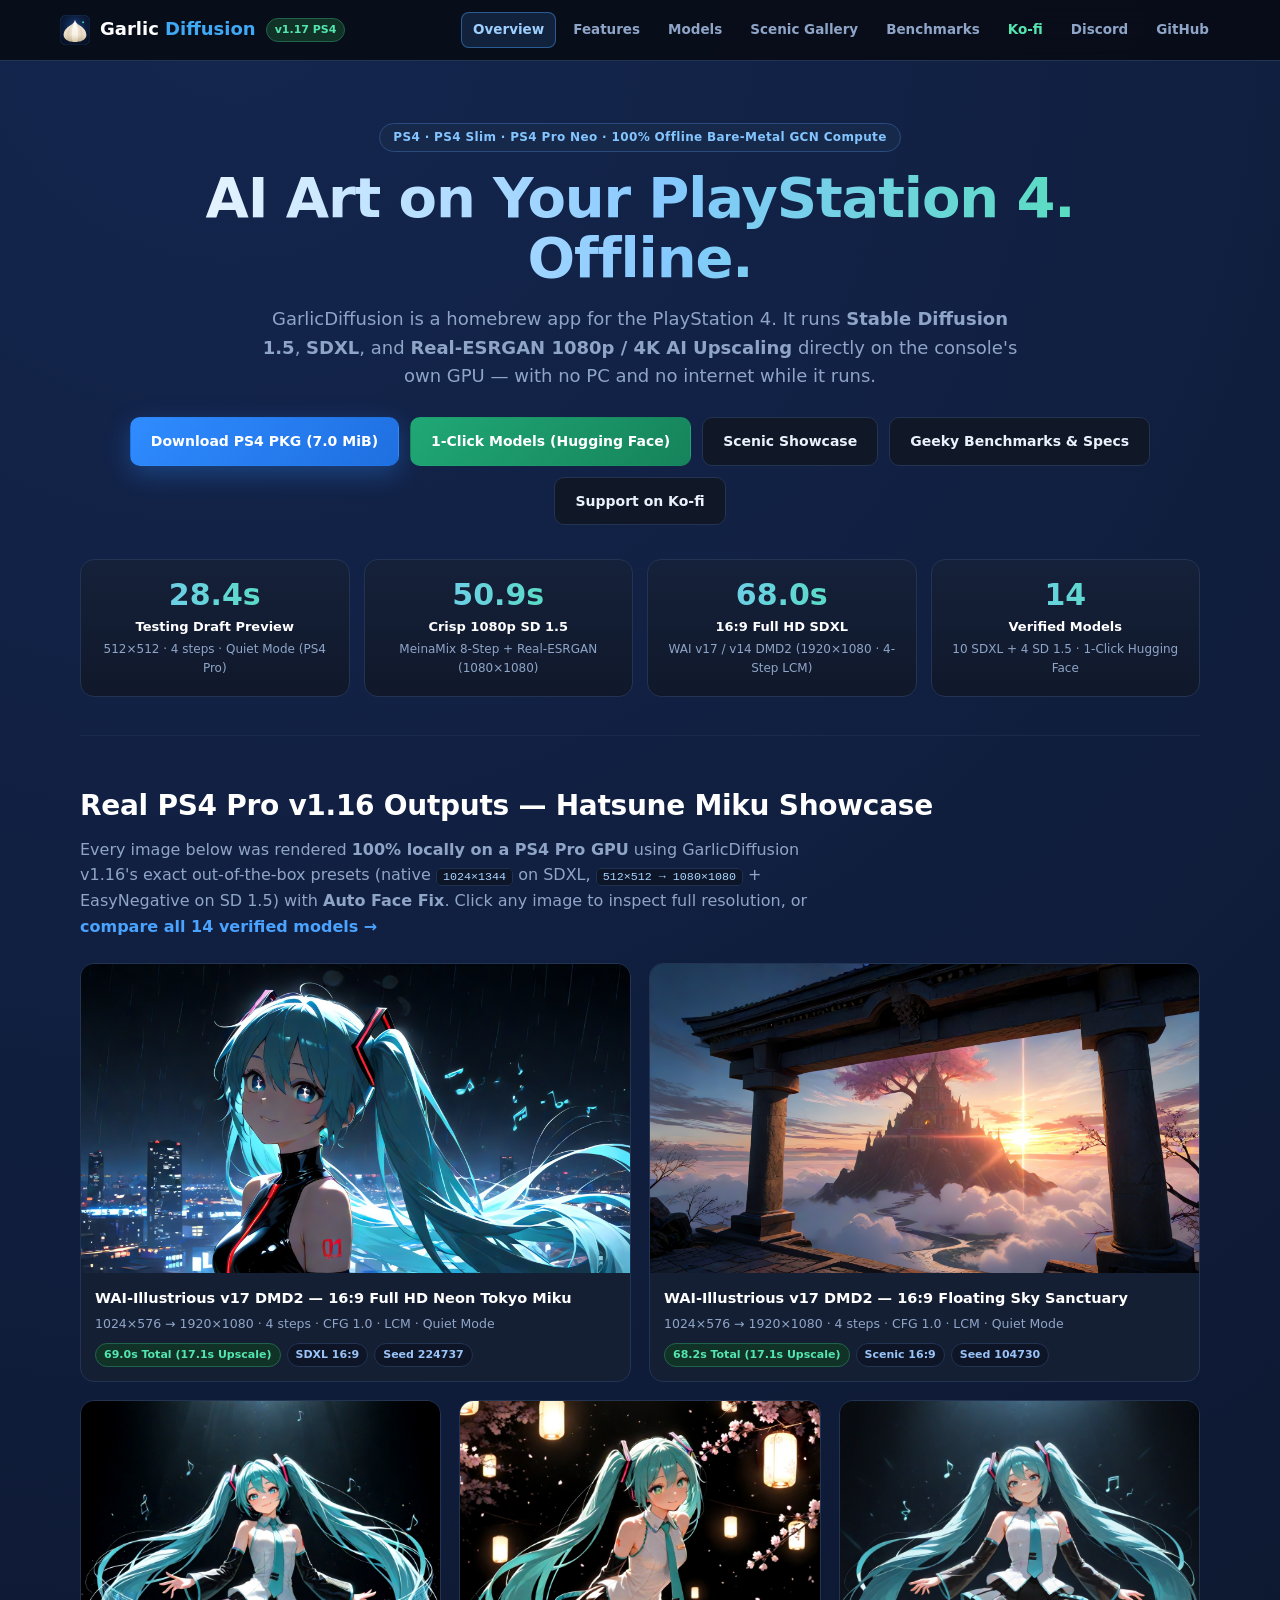
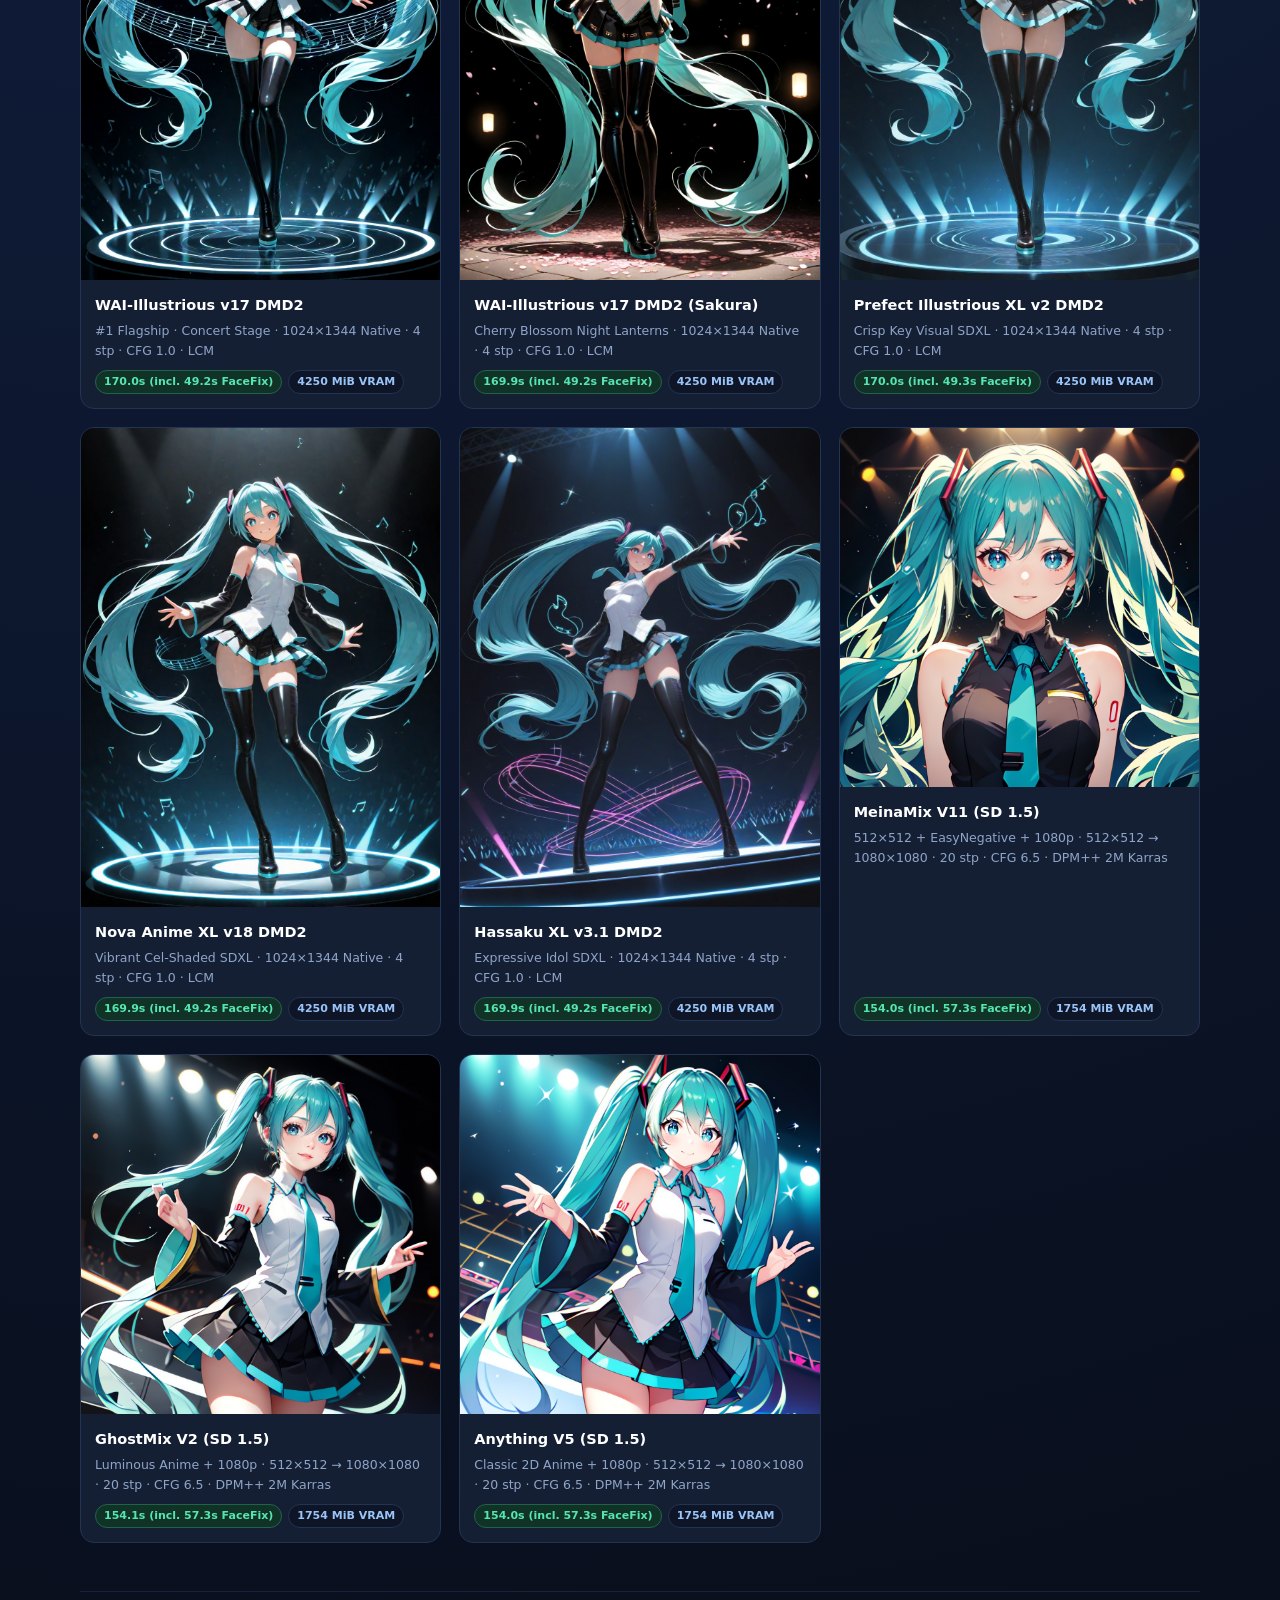
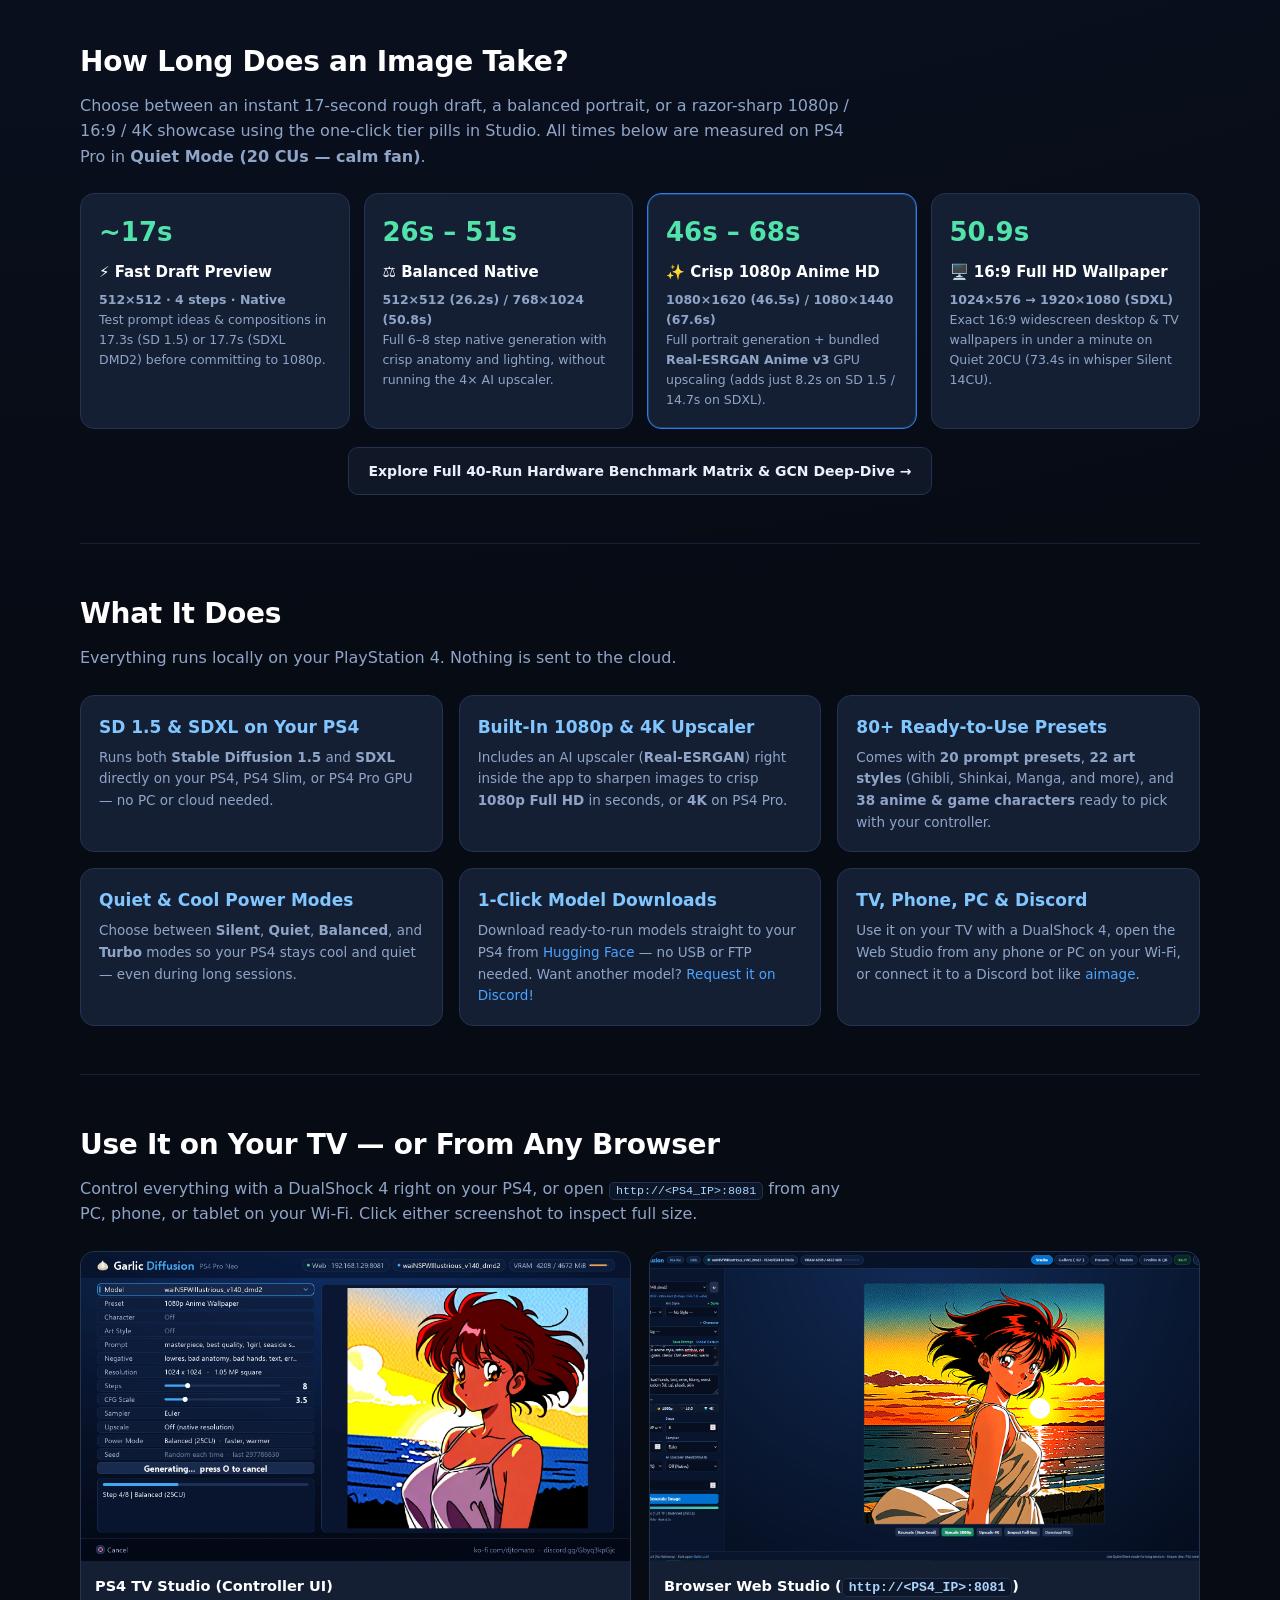
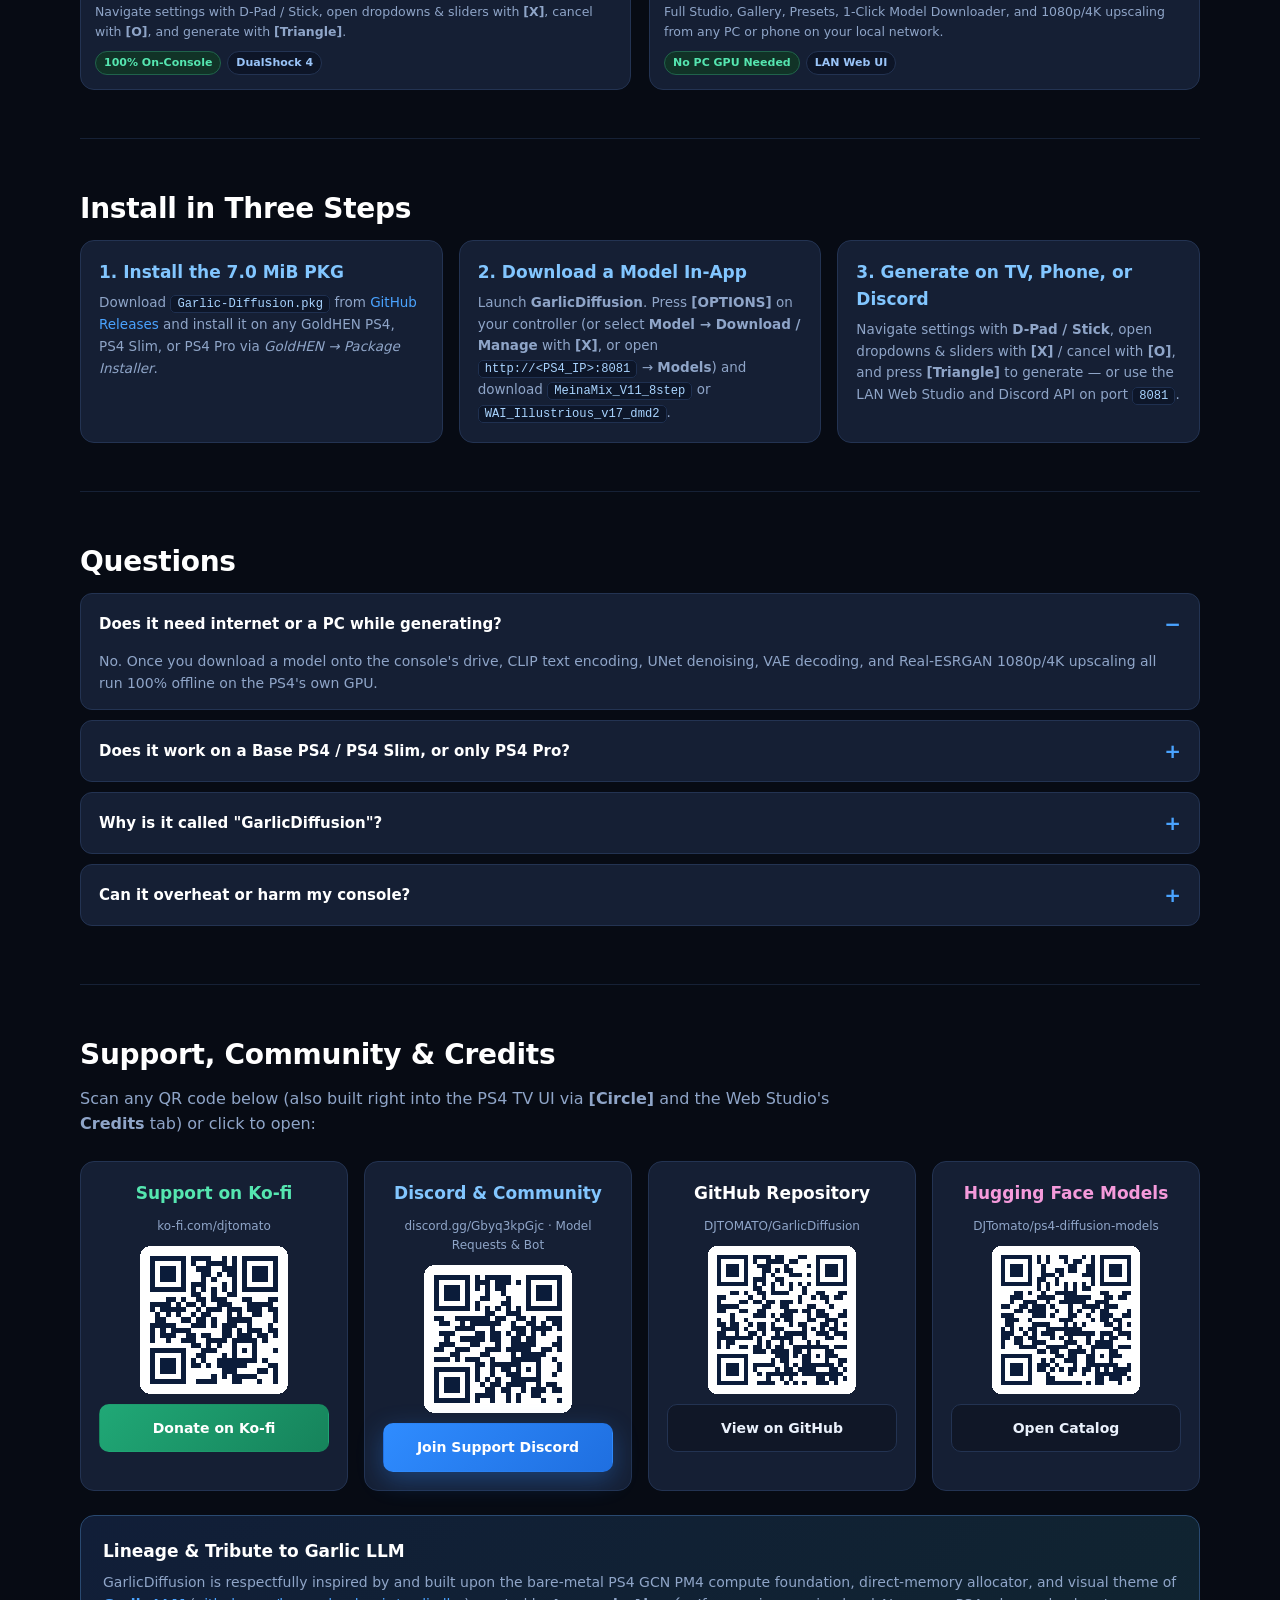
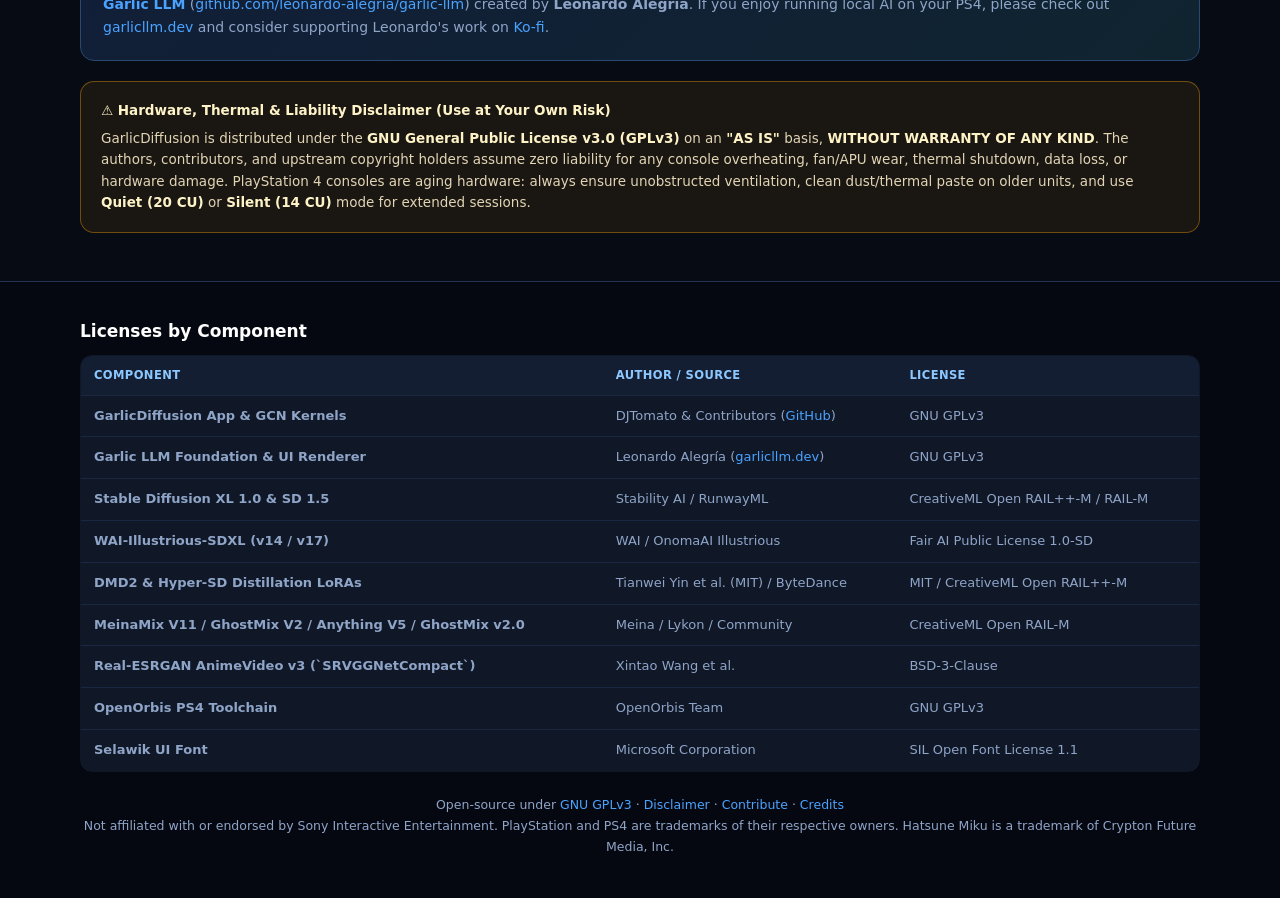
<file: docs/index.html>
<!DOCTYPE html>
<html lang="en">
<head>
<meta charset="utf-8">
<meta name="viewport" content="width=device-width,initial-scale=1">
<title>GarlicDiffusion — Native Stable Diffusion &amp; SDXL on PS4 / PS4 Pro</title>
<meta name="description" content="Run Stable Diffusion 1.5, SDXL, and Real-ESRGAN 1080p/4K AI Upscaling natively on a PlayStation 4 or PS4 Pro GPU. 100% offline with TV Studio, Web UI, 80+ Presets/Styles/Characters, Hugging Face Downloader, and Discord/A1111 API.">
<link rel="stylesheet" href="style.css">
</head>
<body>
<nav>
  <div class="wrap nav-in">
    <a class="brand" href="index.html"><img src="logo.svg" alt="GarlicDiffusion logo"> <span>Garlic <span style="color:#3fa9f5">Diffusion</span></span> <span class="chip ok">v1.17 PS4</span></a>
    <div class="nav-links">
      <a class="active" href="index.html">Overview</a>
      <a href="features.html">Features</a>
      <a href="models.html">Models</a>
      <a href="scenic.html">Scenic Gallery</a>
      <a href="benchmarks.html">Benchmarks</a>
      <a href="https://ko-fi.com/djtomato" target="_blank" rel="noopener" style="color:#55e6b0">Ko-fi</a>
      <a href="https://discord.gg/Gbyq3kpGjc" target="_blank" rel="noopener">Discord</a>
      <a href="https://github.com/DJTOMATO/GarlicDiffusion" target="_blank" rel="noopener">GitHub</a>
    </div>
  </div>
</nav>

<main class="wrap">
  <div class="hero">
    <div class="pill">PS4 · PS4 Slim · PS4 Pro Neo · 100% Offline Bare-Metal GCN Compute</div>
    <h1>AI Art on Your PlayStation 4.<br>Offline.</h1>
    <p class="sub">GarlicDiffusion is a homebrew app for the PlayStation 4. It runs <b>Stable Diffusion 1.5</b>, <b>SDXL</b>, and <b>Real-ESRGAN 1080p / 4K AI Upscaling</b> directly on the console's own GPU — with no PC and no internet while it runs.</p>
    <div class="cta">
      <a class="btn primary" href="https://github.com/DJTOMATO/GarlicDiffusion/releases/latest" target="_blank" rel="noopener">Download PS4 PKG (7.0 MiB)</a>
      <a class="btn mint" href="https://huggingface.co/DJTomato/ps4-diffusion-models" target="_blank" rel="noopener">1-Click Models (Hugging Face)</a>
      <a class="btn ghost" href="scenic.html">Scenic Showcase</a>
      <a class="btn ghost" href="benchmarks.html">Geeky Benchmarks &amp; Specs</a>
      <a class="btn ghost" href="https://ko-fi.com/djtomato" target="_blank" rel="noopener">Support on Ko-fi</a>
    </div>

    <div class="stats-strip">
      <div class="stat-card">
        <div class="stat-val">28.4s</div>
        <div class="stat-lbl">Testing Draft Preview</div>
        <div class="stat-sub">512×512 · 4 steps · Quiet Mode (PS4 Pro)</div>
      </div>
      <div class="stat-card">
        <div class="stat-val">50.9s</div>
        <div class="stat-lbl">Crisp 1080p SD 1.5</div>
        <div class="stat-sub">MeinaMix 8-Step + Real-ESRGAN (1080×1080)</div>
      </div>
      <div class="stat-card">
        <div class="stat-val">68.0s</div>
        <div class="stat-lbl">16:9 Full HD SDXL</div>
        <div class="stat-sub">WAI v17 / v14 DMD2 (1920×1080 · 4-Step LCM)</div>
      </div>
      <div class="stat-card">
        <div class="stat-val">14</div>
        <div class="stat-lbl">Verified Models</div>
        <div class="stat-sub">10 SDXL + 4 SD 1.5 · 1-Click Hugging Face</div>
      </div>
    </div>
  </div>

  <!-- HATSUNE MIKU SHOWCASE -->
  <section id="showcase">
    <h2>Real PS4 Pro v1.16 Outputs — Hatsune Miku Showcase</h2>
    <p class="lead">Every image below was rendered <b>100% locally on a PS4 Pro GPU</b> using GarlicDiffusion v1.16's exact out-of-the-box presets (native <code>1024×1344</code> on SDXL, <code>512×512 → 1080×1080</code> + EasyNegative on SD 1.5) with <b>Auto Face Fix</b>. Click any image to inspect full resolution, or <a href="models.html"><b>compare all 14 verified models →</b></a></p>

    <div class="samples-wide" style="margin-bottom:18px">
      <div class="scard wide">
        <img loading="lazy" src="samples/v116_miku_v17_16x9_1080p.jpg" alt="16:9 Full HD Hatsune Miku Neon Tokyo Skyline on PS4 Pro v1.16">
        <div class="smeta">
          <div>
            <b>WAI-Illustrious v17 DMD2 — 16:9 Full HD Neon Tokyo Miku</b>
            <div class="subline">1024×576 → 1920×1080 · 4 steps · CFG 1.0 · LCM · Quiet Mode</div>
          </div>
          <div class="chips"><span class="chip ok">69.0s Total (17.1s Upscale)</span><span class="chip">SDXL 16:9</span><span class="chip">Seed 224737</span></div>
        </div>
      </div>
      <div class="scard wide">
        <img loading="lazy" src="samples/v116_scenic_v17_16x9_sanctuary.jpg" alt="16:9 Full HD Floating Sky Sanctuary on PS4 Pro v1.16">
        <div class="smeta">
          <div>
            <b>WAI-Illustrious v17 DMD2 — 16:9 Floating Sky Sanctuary</b>
            <div class="subline">1024×576 → 1920×1080 · 4 steps · CFG 1.0 · LCM · Quiet Mode</div>
          </div>
          <div class="chips"><span class="chip ok">68.2s Total (17.1s Upscale)</span><span class="chip">Scenic 16:9</span><span class="chip">Seed 104730</span></div>
        </div>
      </div>
    </div>

    <div class="samples">
      <div class="scard">
        <img loading="lazy" src="samples/v116_miku_wai_v17_dmd2.jpg" alt="WAI-Illustrious v17 DMD2 Hatsune Miku PS4 Pro v1.16">
        <div class="smeta">
          <div>
            <b>WAI-Illustrious v17 DMD2</b>
            <div class="subline">#1 Flagship · Concert Stage · 1024×1344 Native · 4 stp · CFG 1.0 · LCM</div>
          </div>
          <div class="chips"><span class="chip ok">170.0s (incl. 49.2s FaceFix)</span><span class="chip">4250 MiB VRAM</span></div>
        </div>
      </div>
      <div class="scard">
        <img loading="lazy" src="samples/v116_miku_wai_v17_sakura.jpg" alt="WAI-Illustrious v17 DMD2 (Sakura) Hatsune Miku PS4 Pro v1.16">
        <div class="smeta">
          <div>
            <b>WAI-Illustrious v17 DMD2 (Sakura)</b>
            <div class="subline">Cherry Blossom Night Lanterns · 1024×1344 Native · 4 stp · CFG 1.0 · LCM</div>
          </div>
          <div class="chips"><span class="chip ok">169.9s (incl. 49.2s FaceFix)</span><span class="chip">4250 MiB VRAM</span></div>
        </div>
      </div>
      <div class="scard">
        <img loading="lazy" src="samples/v116_miku_prefect_v2_dmd2.jpg" alt="Prefect Illustrious XL v2 DMD2 Hatsune Miku PS4 Pro v1.16">
        <div class="smeta">
          <div>
            <b>Prefect Illustrious XL v2 DMD2</b>
            <div class="subline">Crisp Key Visual SDXL · 1024×1344 Native · 4 stp · CFG 1.0 · LCM</div>
          </div>
          <div class="chips"><span class="chip ok">170.0s (incl. 49.3s FaceFix)</span><span class="chip">4250 MiB VRAM</span></div>
        </div>
      </div>
      <div class="scard">
        <img loading="lazy" src="samples/v116_miku_nova_v18_dmd2.jpg" alt="Nova Anime XL v18 DMD2 Hatsune Miku PS4 Pro v1.16">
        <div class="smeta">
          <div>
            <b>Nova Anime XL v18 DMD2</b>
            <div class="subline">Vibrant Cel-Shaded SDXL · 1024×1344 Native · 4 stp · CFG 1.0 · LCM</div>
          </div>
          <div class="chips"><span class="chip ok">169.9s (incl. 49.2s FaceFix)</span><span class="chip">4250 MiB VRAM</span></div>
        </div>
      </div>
      <div class="scard">
        <img loading="lazy" src="samples/v116_miku_hassaku_v31_dmd2.jpg" alt="Hassaku XL v3.1 DMD2 Hatsune Miku PS4 Pro v1.16">
        <div class="smeta">
          <div>
            <b>Hassaku XL v3.1 DMD2</b>
            <div class="subline">Expressive Idol SDXL · 1024×1344 Native · 4 stp · CFG 1.0 · LCM</div>
          </div>
          <div class="chips"><span class="chip ok">169.9s (incl. 49.2s FaceFix)</span><span class="chip">4250 MiB VRAM</span></div>
        </div>
      </div>
      <div class="scard sq">
        <img loading="lazy" src="samples/v116_miku_meinamix_v11.jpg" alt="MeinaMix V11 (SD 1.5) Hatsune Miku PS4 Pro v1.16">
        <div class="smeta">
          <div>
            <b>MeinaMix V11 (SD 1.5)</b>
            <div class="subline">512×512 + EasyNegative + 1080p · 512×512 → 1080×1080 · 20 stp · CFG 6.5 · DPM++ 2M Karras</div>
          </div>
          <div class="chips"><span class="chip ok">154.0s (incl. 57.3s FaceFix)</span><span class="chip">1754 MiB VRAM</span></div>
        </div>
      </div>
      <div class="scard sq">
        <img loading="lazy" src="samples/v116_miku_ghostmix_v2.jpg" alt="GhostMix V2 (SD 1.5) Hatsune Miku PS4 Pro v1.16">
        <div class="smeta">
          <div>
            <b>GhostMix V2 (SD 1.5)</b>
            <div class="subline">Luminous Anime + 1080p · 512×512 → 1080×1080 · 20 stp · CFG 6.5 · DPM++ 2M Karras</div>
          </div>
          <div class="chips"><span class="chip ok">154.1s (incl. 57.3s FaceFix)</span><span class="chip">1754 MiB VRAM</span></div>
        </div>
      </div>
      <div class="scard sq">
        <img loading="lazy" src="samples/v116_miku_anything_v5.jpg" alt="Anything V5 (SD 1.5) Hatsune Miku PS4 Pro v1.16">
        <div class="smeta">
          <div>
            <b>Anything V5 (SD 1.5)</b>
            <div class="subline">Classic 2D Anime + 1080p · 512×512 → 1080×1080 · 20 stp · CFG 6.5 · DPM++ 2M Karras</div>
          </div>
          <div class="chips"><span class="chip ok">154.0s (incl. 57.3s FaceFix)</span><span class="chip">1754 MiB VRAM</span></div>
        </div>
      </div>
    </div>
  </section>

  <!-- PUNCHY SPEED TIERS -->
  <section id="speed">
    <h2>How Long Does an Image Take?</h2>
    <p class="lead">Choose between an instant 17-second rough draft, a balanced portrait, or a razor-sharp 1080p / 16:9 / 4K showcase using the one-click tier pills in Studio. All times below are measured on PS4 Pro in <b>Quiet Mode (20 CUs — calm fan)</b>.</p>
    <div class="tier-grid">
      <div class="tier-card">
        <div class="tier-time">~17s</div>
        <div class="tier-title">⚡ Fast Draft Preview</div>
        <div class="tier-desc"><b>512×512 · 4 steps · Native</b><br>Test prompt ideas &amp; compositions in 17.3s (SD 1.5) or 17.7s (SDXL DMD2) before committing to 1080p.</div>
      </div>
      <div class="tier-card">
        <div class="tier-time">26s – 51s</div>
        <div class="tier-title">⚖️ Balanced Native</div>
        <div class="tier-desc"><b>512×512 (26.2s) / 768×1024 (50.8s)</b><br>Full 6–8 step native generation with crisp anatomy and lighting, without running the 4× AI upscaler.</div>
      </div>
      <div class="tier-card highlight">
        <div class="tier-time">46s – 68s</div>
        <div class="tier-title">✨ Crisp 1080p Anime HD</div>
        <div class="tier-desc"><b>1080×1620 (46.5s) / 1080×1440 (67.6s)</b><br>Full portrait generation + bundled <b>Real-ESRGAN Anime v3</b> GPU upscaling (adds just 8.2s on SD 1.5 / 14.7s on SDXL).</div>
      </div>
      <div class="tier-card">
        <div class="tier-time">50.9s</div>
        <div class="tier-title">🖥️ 16:9 Full HD Wallpaper</div>
        <div class="tier-desc"><b>1024×576 → 1920×1080 (SDXL)</b><br>Exact 16:9 widescreen desktop &amp; TV wallpapers in under a minute on Quiet 20CU (73.4s in whisper Silent 14CU).</div>
      </div>
    </div>
    <div style="margin-top:18px;text-align:center">
      <a class="btn ghost" href="benchmarks.html">Explore Full 40-Run Hardware Benchmark Matrix &amp; GCN Deep-Dive →</a>
    </div>
  </section>

  <!-- WHAT IT DOES -->
  <section id="features">
    <h2>What It Does</h2>
    <p class="lead">Everything runs locally on your PlayStation 4. Nothing is sent to the cloud.</p>
    <div class="grid-3">
      <div class="card">
        <h3>SD 1.5 &amp; SDXL on Your PS4</h3>
        <p>Runs both <b>Stable Diffusion 1.5</b> and <b>SDXL</b> directly on your PS4, PS4 Slim, or PS4 Pro GPU — no PC or cloud needed.</p>
      </div>
      <div class="card">
        <h3>Built-In 1080p &amp; 4K Upscaler</h3>
        <p>Includes an AI upscaler (<b>Real-ESRGAN</b>) right inside the app to sharpen images to crisp <b>1080p Full HD</b> in seconds, or <b>4K</b> on PS4 Pro.</p>
      </div>
      <div class="card">
        <h3>80+ Ready-to-Use Presets</h3>
        <p>Comes with <b>20 prompt presets</b>, <b>22 art styles</b> (Ghibli, Shinkai, Manga, and more), and <b>38 anime &amp; game characters</b> ready to pick with your controller.</p>
      </div>
      <div class="card">
        <h3>Quiet &amp; Cool Power Modes</h3>
        <p>Choose between <b>Silent</b>, <b>Quiet</b>, <b>Balanced</b>, and <b>Turbo</b> modes so your PS4 stays cool and quiet — even during long sessions.</p>
      </div>
      <div class="card">
        <h3>1-Click Model Downloads</h3>
        <p>Download ready-to-run models straight to your PS4 from <a href="https://huggingface.co/DJTomato/ps4-diffusion-models" target="_blank" rel="noopener">Hugging Face</a> — no USB or FTP needed. Want another model? <a href="https://discord.gg/Gbyq3kpGjc" target="_blank" rel="noopener">Request it on Discord!</a></p>
      </div>
      <div class="card">
        <h3>TV, Phone, PC &amp; Discord</h3>
        <p>Use it on your TV with a DualShock 4, open the Web Studio from any phone or PC on your Wi-Fi, or connect it to a Discord bot like <a href="https://github.com/zhaobenny/bz-cogs/tree/main/aimage" target="_blank" rel="noopener">aimage</a>.</p>
      </div>
    </div>
  </section>

  <!-- HOW THE UI WORKS -->
  <section id="interface">
    <h2>Use It on Your TV — or From Any Browser</h2>
    <p class="lead">Control everything with a DualShock 4 right on your PS4, or open <code>http://&lt;PS4_IP&gt;:8081</code> from any PC, phone, or tablet on your Wi-Fi. Click either screenshot to inspect full size.</p>
    <div class="samples-wide">
      <div class="scard wide">
        <img loading="lazy" src="samples/ps4_ui.jpg" alt="GarlicDiffusion native PS4 TV Studio UI">
        <div class="smeta">
          <div>
            <b>PS4 TV Studio (Controller UI)</b>
            <div class="subline">Navigate settings with D-Pad / Stick, open dropdowns &amp; sliders with <b>[X]</b>, cancel with <b>[O]</b>, and generate with <b>[Triangle]</b>.</div>
          </div>
          <div class="chips"><span class="chip ok">100% On-Console</span><span class="chip">DualShock 4</span></div>
        </div>
      </div>
      <div class="scard wide">
        <img loading="lazy" src="samples/pc_ui.png" alt="GarlicDiffusion Browser Web Studio UI on port 8081">
        <div class="smeta">
          <div>
            <b>Browser Web Studio (<code>http://&lt;PS4_IP&gt;:8081</code>)</b>
            <div class="subline">Full Studio, Gallery, Presets, 1-Click Model Downloader, and 1080p/4K upscaling from any PC or phone on your local network.</div>
          </div>
          <div class="chips"><span class="chip ok">No PC GPU Needed</span><span class="chip">LAN Web UI</span></div>
        </div>
      </div>
    </div>
  </section>

  <!-- 3-STEP INSTALL -->
  <section id="install">
    <h2>Install in Three Steps</h2>
    <div class="grid">
      <div class="card">
        <h3>1. Install the 7.0 MiB PKG</h3>
        <p>Download <code>Garlic-Diffusion.pkg</code> from <a href="https://github.com/DJTOMATO/GarlicDiffusion/releases/latest" target="_blank" rel="noopener">GitHub Releases</a> and install it on any GoldHEN PS4, PS4 Slim, or PS4 Pro via <i>GoldHEN → Package Installer</i>.</p>
      </div>
      <div class="card">
        <h3>2. Download a Model In-App</h3>
        <p>Launch <b>GarlicDiffusion</b>. Press <b>[OPTIONS]</b> on your controller (or select <b>Model → Download / Manage</b> with <b>[X]</b>, or open <code>http://&lt;PS4_IP&gt;:8081</code> → <b>Models</b>) and download <code>MeinaMix_V11_8step</code> or <code>WAI_Illustrious_v17_dmd2</code>.</p>
      </div>
      <div class="card">
        <h3>3. Generate on TV, Phone, or Discord</h3>
        <p>Navigate settings with <b>D-Pad / Stick</b>, open dropdowns &amp; sliders with <b>[X]</b> / cancel with <b>[O]</b>, and press <b>[Triangle]</b> to generate — or use the LAN Web Studio and Discord API on port <code>8081</code>.</p>
      </div>
    </div>
  </section>

  <!-- FAQ (Inspired by garlicllm.dev) -->
  <section id="faq">
    <h2>Questions</h2>
    <details class="faq" open>
      <summary>Does it need internet or a PC while generating?</summary>
      <p>No. Once you download a model onto the console's drive, CLIP text encoding, UNet denoising, VAE decoding, and Real-ESRGAN 1080p/4K upscaling all run 100% offline on the PS4's own GPU.</p>
    </details>
    <details class="faq">
      <summary>Does it work on a Base PS4 / PS4 Slim, or only PS4 Pro?</summary>
      <p>It works on all three! On a Base PS4 or PS4 Slim (18 CUs, 4.0 GiB direct memory), GarlicDiffusion automatically enables a compact 325 MiB activation scratch layout and 24×24 tiled VAE decoding so both SD 1.5 (<b>1.54 GiB</b>, recommended for speed!) and full SDXL (<b>4.04 GiB</b>) fit cleanly.</p>
    </details>
    <details class="faq">
      <summary>Why is it called "GarlicDiffusion"?</summary>
      <p>On the PlayStation 4's unified GDDR5 memory architecture, Sony's internal codename for the high-bandwidth memory bus that the GPU reads directly is <b>"Garlic"</b> (paired with the CPU-coherent bus, "Onion"). The name also honors Leonardo Alegría's <a href="https://garlicllm.dev" target="_blank" rel="noopener"><b>Garlic LLM</b></a>, which pioneered bare-metal PM4 GPU AI on the PS4.</p>
    </details>
    <details class="faq">
      <summary>Can it overheat or harm my console?</summary>
      <p>GarlicDiffusion is an ordinary userland homebrew app and contains no exploit. However, diffusion inference drives sustained GPU load on 7–13 year old hardware. That is why GarlicDiffusion defaults to <b>Quiet Mode (22 of 36 CUs on Pro)</b> with live GoldHEN SoC temperature monitoring and an active thermal safety guard. Always keep your console's vents unobstructed and use <b>Quiet</b> or <b>Silent</b> mode for long sessions.</p>
    </details>
  </section>

  <!-- CREDITS, SUPPORT & QR CODES -->
  <section id="credits">
    <h2>Support, Community &amp; Credits</h2>
    <p class="lead">Scan any QR code below (also built right into the PS4 TV UI via <b>[Circle]</b> and the Web Studio's <b>Credits</b> tab) or click to open:</p>

    <div class="grid" style="grid-template-columns:repeat(auto-fit,minmax(230px,1fr));margin-bottom:24px">
      <div class="card" style="text-align:center;display:flex;flex-direction:column;align-items:center;gap:10px">
        <h3 style="color:#55e6b0;margin:0">Support on Ko-fi</h3>
        <div style="font-size:12px;color:var(--muted)">ko-fi.com/djtomato</div>
        <div style="width:148px;height:148px"><svg xmlns="http://www.w3.org/2000/svg" viewBox="0 0 29 29" shape-rendering="crispEdges"><rect width="29" height="29" rx="2" fill="#ffffff"/><g fill="#0b1c3a"><rect x="2" y="2" width="7" height="1"/><rect x="10" y="2" width="4" height="1"/><rect x="16" y="2" width="1" height="1"/><rect x="18" y="2" width="1" height="1"/><rect x="20" y="2" width="7" height="1"/><rect x="2" y="3" width="1" height="1"/><rect x="8" y="3" width="1" height="1"/><rect x="10" y="3" width="1" height="1"/><rect x="13" y="3" width="4" height="1"/><rect x="18" y="3" width="1" height="1"/><rect x="20" y="3" width="1" height="1"/><rect x="26" y="3" width="1" height="1"/><rect x="2" y="4" width="1" height="1"/><rect x="4" y="4" width="3" height="1"/><rect x="8" y="4" width="1" height="1"/><rect x="11" y="4" width="3" height="1"/><rect x="16" y="4" width="3" height="1"/><rect x="20" y="4" width="1" height="1"/><rect x="22" y="4" width="3" height="1"/><rect x="26" y="4" width="1" height="1"/><rect x="2" y="5" width="1" height="1"/><rect x="4" y="5" width="3" height="1"/><rect x="8" y="5" width="1" height="1"/><rect x="12" y="5" width="2" height="1"/><rect x="15" y="5" width="1" height="1"/><rect x="17" y="5" width="2" height="1"/><rect x="20" y="5" width="1" height="1"/><rect x="22" y="5" width="3" height="1"/><rect x="26" y="5" width="1" height="1"/><rect x="2" y="6" width="1" height="1"/><rect x="4" y="6" width="3" height="1"/><rect x="8" y="6" width="1" height="1"/><rect x="12" y="6" width="1" height="1"/><rect x="14" y="6" width="1" height="1"/><rect x="18" y="6" width="1" height="1"/><rect x="20" y="6" width="1" height="1"/><rect x="22" y="6" width="3" height="1"/><rect x="26" y="6" width="1" height="1"/><rect x="2" y="7" width="1" height="1"/><rect x="8" y="7" width="1" height="1"/><rect x="10" y="7" width="3" height="1"/><rect x="16" y="7" width="1" height="1"/><rect x="18" y="7" width="1" height="1"/><rect x="20" y="7" width="1" height="1"/><rect x="26" y="7" width="1" height="1"/><rect x="2" y="8" width="7" height="1"/><rect x="10" y="8" width="1" height="1"/><rect x="12" y="8" width="1" height="1"/><rect x="14" y="8" width="1" height="1"/><rect x="16" y="8" width="1" height="1"/><rect x="18" y="8" width="1" height="1"/><rect x="20" y="8" width="7" height="1"/><rect x="10" y="9" width="2" height="1"/><rect x="14" y="9" width="1" height="1"/><rect x="17" y="9" width="2" height="1"/><rect x="5" y="10" width="2" height="1"/><rect x="8" y="10" width="1" height="1"/><rect x="11" y="10" width="2" height="1"/><rect x="14" y="10" width="3" height="1"/><rect x="20" y="10" width="2" height="1"/><rect x="25" y="10" width="2" height="1"/><rect x="2" y="11" width="4" height="1"/><rect x="7" y="11" width="1" height="1"/><rect x="9" y="11" width="2" height="1"/><rect x="12" y="11" width="1" height="1"/><rect x="15" y="11" width="3" height="1"/><rect x="21" y="11" width="5" height="1"/><rect x="2" y="12" width="1" height="1"/><rect x="4" y="12" width="5" height="1"/><rect x="11" y="12" width="1" height="1"/><rect x="13" y="12" width="3" height="1"/><rect x="17" y="12" width="3" height="1"/><rect x="21" y="12" width="3" height="1"/><rect x="25" y="12" width="2" height="1"/><rect x="3" y="13" width="1" height="1"/><rect x="5" y="13" width="1" height="1"/><rect x="7" y="13" width="1" height="1"/><rect x="10" y="13" width="1" height="1"/><rect x="12" y="13" width="2" height="1"/><rect x="17" y="13" width="1" height="1"/><rect x="19" y="13" width="1" height="1"/><rect x="22" y="13" width="2" height="1"/><rect x="26" y="13" width="1" height="1"/><rect x="3" y="14" width="2" height="1"/><rect x="8" y="14" width="2" height="1"/><rect x="11" y="14" width="2" height="1"/><rect x="14" y="14" width="1" height="1"/><rect x="17" y="14" width="5" height="1"/><rect x="26" y="14" width="1" height="1"/><rect x="2" y="15" width="5" height="1"/><rect x="10" y="15" width="3" height="1"/><rect x="14" y="15" width="1" height="1"/><rect x="16" y="15" width="3" height="1"/><rect x="21" y="15" width="1" height="1"/><rect x="25" y="15" width="1" height="1"/><rect x="2" y="16" width="1" height="1"/><rect x="4" y="16" width="1" height="1"/><rect x="6" y="16" width="4" height="1"/><rect x="16" y="16" width="2" height="1"/><rect x="19" y="16" width="1" height="1"/><rect x="21" y="16" width="3" height="1"/><rect x="25" y="16" width="2" height="1"/><rect x="2" y="17" width="1" height="1"/><rect x="4" y="17" width="3" height="1"/><rect x="9" y="17" width="2" height="1"/><rect x="12" y="17" width="2" height="1"/><rect x="16" y="17" width="2" height="1"/><rect x="19" y="17" width="3" height="1"/><rect x="23" y="17" width="2" height="1"/><rect x="26" y="17" width="1" height="1"/><rect x="2" y="18" width="1" height="1"/><rect x="5" y="18" width="1" height="1"/><rect x="8" y="18" width="3" height="1"/><rect x="13" y="18" width="4" height="1"/><rect x="18" y="18" width="5" height="1"/><rect x="24" y="18" width="1" height="1"/><rect x="10" y="19" width="2" height="1"/><rect x="13" y="19" width="1" height="1"/><rect x="15" y="19" width="1" height="1"/><rect x="18" y="19" width="1" height="1"/><rect x="22" y="19" width="1" height="1"/><rect x="2" y="20" width="7" height="1"/><rect x="12" y="20" width="3" height="1"/><rect x="18" y="20" width="1" height="1"/><rect x="20" y="20" width="1" height="1"/><rect x="22" y="20" width="1" height="1"/><rect x="26" y="20" width="1" height="1"/><rect x="2" y="21" width="1" height="1"/><rect x="8" y="21" width="1" height="1"/><rect x="11" y="21" width="2" height="1"/><rect x="16" y="21" width="1" height="1"/><rect x="18" y="21" width="1" height="1"/><rect x="22" y="21" width="1" height="1"/><rect x="2" y="22" width="1" height="1"/><rect x="4" y="22" width="3" height="1"/><rect x="8" y="22" width="1" height="1"/><rect x="10" y="22" width="1" height="1"/><rect x="12" y="22" width="1" height="1"/><rect x="15" y="22" width="8" height="1"/><rect x="24" y="22" width="1" height="1"/><rect x="2" y="23" width="1" height="1"/><rect x="4" y="23" width="3" height="1"/><rect x="8" y="23" width="1" height="1"/><rect x="10" y="23" width="2" height="1"/><rect x="13" y="23" width="1" height="1"/><rect x="15" y="23" width="6" height="1"/><rect x="25" y="23" width="2" height="1"/><rect x="2" y="24" width="1" height="1"/><rect x="4" y="24" width="3" height="1"/><rect x="8" y="24" width="1" height="1"/><rect x="16" y="24" width="3" height="1"/><rect x="23" y="24" width="2" height="1"/><rect x="26" y="24" width="1" height="1"/><rect x="2" y="25" width="1" height="1"/><rect x="8" y="25" width="1" height="1"/><rect x="14" y="25" width="1" height="1"/><rect x="16" y="25" width="1" height="1"/><rect x="18" y="25" width="5" height="1"/><rect x="26" y="25" width="1" height="1"/><rect x="2" y="26" width="7" height="1"/><rect x="11" y="26" width="4" height="1"/><rect x="18" y="26" width="2" height="1"/><rect x="23" y="26" width="1" height="1"/><rect x="26" y="26" width="1" height="1"/></g></svg></div>
        <a class="btn mint" style="width:100%;justify-content:center" href="https://ko-fi.com/djtomato" target="_blank" rel="noopener">Donate on Ko-fi</a>
      </div>

      <div class="card" style="text-align:center;display:flex;flex-direction:column;align-items:center;gap:10px">
        <h3 style="color:#82c6ff;margin:0">Discord &amp; Community</h3>
        <div style="font-size:12px;color:var(--muted)">discord.gg/Gbyq3kpGjc · Model Requests &amp; Bot</div>
        <div style="width:148px;height:148px"><svg xmlns="http://www.w3.org/2000/svg" viewBox="0 0 29 29" shape-rendering="crispEdges"><rect width="29" height="29" rx="2" fill="#ffffff"/><g fill="#0b1c3a"><rect x="2" y="2" width="7" height="1"/><rect x="10" y="2" width="1" height="1"/><rect x="12" y="2" width="5" height="1"/><rect x="20" y="2" width="7" height="1"/><rect x="2" y="3" width="1" height="1"/><rect x="8" y="3" width="1" height="1"/><rect x="10" y="3" width="3" height="1"/><rect x="14" y="3" width="3" height="1"/><rect x="18" y="3" width="1" height="1"/><rect x="20" y="3" width="1" height="1"/><rect x="26" y="3" width="1" height="1"/><rect x="2" y="4" width="1" height="1"/><rect x="4" y="4" width="3" height="1"/><rect x="8" y="4" width="1" height="1"/><rect x="10" y="4" width="1" height="1"/><rect x="12" y="4" width="1" height="1"/><rect x="14" y="4" width="2" height="1"/><rect x="20" y="4" width="1" height="1"/><rect x="22" y="4" width="3" height="1"/><rect x="26" y="4" width="1" height="1"/><rect x="2" y="5" width="1" height="1"/><rect x="4" y="5" width="3" height="1"/><rect x="8" y="5" width="1" height="1"/><rect x="12" y="5" width="1" height="1"/><rect x="15" y="5" width="1" height="1"/><rect x="20" y="5" width="1" height="1"/><rect x="22" y="5" width="3" height="1"/><rect x="26" y="5" width="1" height="1"/><rect x="2" y="6" width="1" height="1"/><rect x="4" y="6" width="3" height="1"/><rect x="8" y="6" width="1" height="1"/><rect x="11" y="6" width="2" height="1"/><rect x="16" y="6" width="1" height="1"/><rect x="20" y="6" width="1" height="1"/><rect x="22" y="6" width="3" height="1"/><rect x="26" y="6" width="1" height="1"/><rect x="2" y="7" width="1" height="1"/><rect x="8" y="7" width="1" height="1"/><rect x="10" y="7" width="1" height="1"/><rect x="15" y="7" width="2" height="1"/><rect x="20" y="7" width="1" height="1"/><rect x="26" y="7" width="1" height="1"/><rect x="2" y="8" width="7" height="1"/><rect x="10" y="8" width="1" height="1"/><rect x="12" y="8" width="1" height="1"/><rect x="14" y="8" width="1" height="1"/><rect x="16" y="8" width="1" height="1"/><rect x="18" y="8" width="1" height="1"/><rect x="20" y="8" width="7" height="1"/><rect x="12" y="9" width="2" height="1"/><rect x="16" y="9" width="3" height="1"/><rect x="2" y="10" width="2" height="1"/><rect x="6" y="10" width="7" height="1"/><rect x="14" y="10" width="2" height="1"/><rect x="18" y="10" width="2" height="1"/><rect x="21" y="10" width="1" height="1"/><rect x="24" y="10" width="3" height="1"/><rect x="3" y="11" width="2" height="1"/><rect x="7" y="11" width="1" height="1"/><rect x="9" y="11" width="6" height="1"/><rect x="17" y="11" width="1" height="1"/><rect x="20" y="11" width="2" height="1"/><rect x="23" y="11" width="1" height="1"/><rect x="25" y="11" width="2" height="1"/><rect x="6" y="12" width="4" height="1"/><rect x="13" y="12" width="1" height="1"/><rect x="17" y="12" width="3" height="1"/><rect x="21" y="12" width="4" height="1"/><rect x="26" y="12" width="1" height="1"/><rect x="3" y="13" width="3" height="1"/><rect x="10" y="13" width="2" height="1"/><rect x="13" y="13" width="2" height="1"/><rect x="16" y="13" width="1" height="1"/><rect x="18" y="13" width="2" height="1"/><rect x="21" y="13" width="1" height="1"/><rect x="23" y="13" width="1" height="1"/><rect x="4" y="14" width="1" height="1"/><rect x="7" y="14" width="5" height="1"/><rect x="13" y="14" width="2" height="1"/><rect x="17" y="14" width="2" height="1"/><rect x="20" y="14" width="2" height="1"/><rect x="26" y="14" width="1" height="1"/><rect x="3" y="15" width="3" height="1"/><rect x="9" y="15" width="2" height="1"/><rect x="14" y="15" width="1" height="1"/><rect x="17" y="15" width="5" height="1"/><rect x="25" y="15" width="2" height="1"/><rect x="2" y="16" width="2" height="1"/><rect x="6" y="16" width="3" height="1"/><rect x="12" y="16" width="3" height="1"/><rect x="16" y="16" width="5" height="1"/><rect x="23" y="16" width="2" height="1"/><rect x="26" y="16" width="1" height="1"/><rect x="5" y="17" width="2" height="1"/><rect x="11" y="17" width="2" height="1"/><rect x="17" y="17" width="1" height="1"/><rect x="19" y="17" width="5" height="1"/><rect x="2" y="18" width="3" height="1"/><rect x="6" y="18" width="1" height="1"/><rect x="8" y="18" width="3" height="1"/><rect x="13" y="18" width="1" height="1"/><rect x="17" y="18" width="6" height="1"/><rect x="25" y="18" width="1" height="1"/><rect x="10" y="19" width="2" height="1"/><rect x="13" y="19" width="6" height="1"/><rect x="22" y="19" width="1" height="1"/><rect x="26" y="19" width="1" height="1"/><rect x="2" y="20" width="7" height="1"/><rect x="10" y="20" width="1" height="1"/><rect x="13" y="20" width="1" height="1"/><rect x="15" y="20" width="2" height="1"/><rect x="18" y="20" width="1" height="1"/><rect x="20" y="20" width="1" height="1"/><rect x="22" y="20" width="1" height="1"/><rect x="26" y="20" width="1" height="1"/><rect x="2" y="21" width="1" height="1"/><rect x="8" y="21" width="1" height="1"/><rect x="10" y="21" width="1" height="1"/><rect x="13" y="21" width="1" height="1"/><rect x="16" y="21" width="3" height="1"/><rect x="22" y="21" width="1" height="1"/><rect x="25" y="21" width="1" height="1"/><rect x="2" y="22" width="1" height="1"/><rect x="4" y="22" width="3" height="1"/><rect x="8" y="22" width="1" height="1"/><rect x="10" y="22" width="1" height="1"/><rect x="12" y="22" width="1" height="1"/><rect x="14" y="22" width="1" height="1"/><rect x="17" y="22" width="6" height="1"/><rect x="2" y="23" width="1" height="1"/><rect x="4" y="23" width="3" height="1"/><rect x="8" y="23" width="1" height="1"/><rect x="11" y="23" width="1" height="1"/><rect x="13" y="23" width="2" height="1"/><rect x="16" y="23" width="4" height="1"/><rect x="22" y="23" width="1" height="1"/><rect x="24" y="23" width="2" height="1"/><rect x="2" y="24" width="1" height="1"/><rect x="4" y="24" width="3" height="1"/><rect x="8" y="24" width="1" height="1"/><rect x="12" y="24" width="2" height="1"/><rect x="15" y="24" width="2" height="1"/><rect x="19" y="24" width="1" height="1"/><rect x="21" y="24" width="3" height="1"/><rect x="25" y="24" width="2" height="1"/><rect x="2" y="25" width="1" height="1"/><rect x="8" y="25" width="1" height="1"/><rect x="10" y="25" width="4" height="1"/><rect x="16" y="25" width="1" height="1"/><rect x="18" y="25" width="1" height="1"/><rect x="21" y="25" width="2" height="1"/><rect x="2" y="26" width="7" height="1"/><rect x="10" y="26" width="1" height="1"/><rect x="13" y="26" width="1" height="1"/><rect x="16" y="26" width="1" height="1"/><rect x="18" y="26" width="1" height="1"/><rect x="23" y="26" width="1" height="1"/><rect x="26" y="26" width="1" height="1"/></g></svg></div>
        <a class="btn primary" style="width:100%;justify-content:center" href="https://discord.gg/Gbyq3kpGjc" target="_blank" rel="noopener">Join Support Discord</a>
      </div>

      <div class="card" style="text-align:center;display:flex;flex-direction:column;align-items:center;gap:10px">
        <h3 style="color:#fff;margin:0">GitHub Repository</h3>
        <div style="font-size:12px;color:var(--muted)">DJTOMATO/GarlicDiffusion</div>
        <div style="width:148px;height:148px"><svg xmlns="http://www.w3.org/2000/svg" viewBox="0 0 33 33" shape-rendering="crispEdges"><rect width="33" height="33" rx="2" fill="#ffffff"/><g fill="#0b1c3a"><rect x="2" y="2" width="7" height="1"/><rect x="10" y="2" width="4" height="1"/><rect x="15" y="2" width="2" height="1"/><rect x="20" y="2" width="2" height="1"/><rect x="24" y="2" width="7" height="1"/><rect x="2" y="3" width="1" height="1"/><rect x="8" y="3" width="1" height="1"/><rect x="10" y="3" width="1" height="1"/><rect x="13" y="3" width="4" height="1"/><rect x="18" y="3" width="2" height="1"/><rect x="24" y="3" width="1" height="1"/><rect x="30" y="3" width="1" height="1"/><rect x="2" y="4" width="1" height="1"/><rect x="4" y="4" width="3" height="1"/><rect x="8" y="4" width="1" height="1"/><rect x="11" y="4" width="3" height="1"/><rect x="17" y="4" width="1" height="1"/><rect x="22" y="4" width="1" height="1"/><rect x="24" y="4" width="1" height="1"/><rect x="26" y="4" width="3" height="1"/><rect x="30" y="4" width="1" height="1"/><rect x="2" y="5" width="1" height="1"/><rect x="4" y="5" width="3" height="1"/><rect x="8" y="5" width="1" height="1"/><rect x="12" y="5" width="2" height="1"/><rect x="15" y="5" width="1" height="1"/><rect x="17" y="5" width="2" height="1"/><rect x="24" y="5" width="1" height="1"/><rect x="26" y="5" width="3" height="1"/><rect x="30" y="5" width="1" height="1"/><rect x="2" y="6" width="1" height="1"/><rect x="4" y="6" width="3" height="1"/><rect x="8" y="6" width="1" height="1"/><rect x="12" y="6" width="1" height="1"/><rect x="14" y="6" width="1" height="1"/><rect x="18" y="6" width="3" height="1"/><rect x="22" y="6" width="1" height="1"/><rect x="24" y="6" width="1" height="1"/><rect x="26" y="6" width="3" height="1"/><rect x="30" y="6" width="1" height="1"/><rect x="2" y="7" width="1" height="1"/><rect x="8" y="7" width="1" height="1"/><rect x="10" y="7" width="3" height="1"/><rect x="15" y="7" width="2" height="1"/><rect x="24" y="7" width="1" height="1"/><rect x="30" y="7" width="1" height="1"/><rect x="2" y="8" width="7" height="1"/><rect x="10" y="8" width="1" height="1"/><rect x="12" y="8" width="1" height="1"/><rect x="14" y="8" width="1" height="1"/><rect x="16" y="8" width="1" height="1"/><rect x="18" y="8" width="1" height="1"/><rect x="20" y="8" width="1" height="1"/><rect x="22" y="8" width="1" height="1"/><rect x="24" y="8" width="7" height="1"/><rect x="10" y="9" width="2" height="1"/><rect x="14" y="9" width="1" height="1"/><rect x="18" y="9" width="1" height="1"/><rect x="21" y="9" width="1" height="1"/><rect x="5" y="10" width="2" height="1"/><rect x="8" y="10" width="1" height="1"/><rect x="11" y="10" width="2" height="1"/><rect x="14" y="10" width="4" height="1"/><rect x="21" y="10" width="1" height="1"/><rect x="24" y="10" width="2" height="1"/><rect x="29" y="10" width="2" height="1"/><rect x="2" y="11" width="2" height="1"/><rect x="9" y="11" width="1" height="1"/><rect x="12" y="11" width="1" height="1"/><rect x="20" y="11" width="1" height="1"/><rect x="23" y="11" width="1" height="1"/><rect x="25" y="11" width="2" height="1"/><rect x="28" y="11" width="2" height="1"/><rect x="2" y="12" width="1" height="1"/><rect x="7" y="12" width="2" height="1"/><rect x="10" y="12" width="2" height="1"/><rect x="13" y="12" width="2" height="1"/><rect x="16" y="12" width="3" height="1"/><rect x="20" y="12" width="1" height="1"/><rect x="26" y="12" width="1" height="1"/><rect x="2" y="13" width="5" height="1"/><rect x="12" y="13" width="2" height="1"/><rect x="16" y="13" width="2" height="1"/><rect x="22" y="13" width="2" height="1"/><rect x="27" y="13" width="1" height="1"/><rect x="2" y="14" width="2" height="1"/><rect x="7" y="14" width="2" height="1"/><rect x="11" y="14" width="2" height="1"/><rect x="17" y="14" width="3" height="1"/><rect x="21" y="14" width="2" height="1"/><rect x="24" y="14" width="2" height="1"/><rect x="30" y="14" width="1" height="1"/><rect x="5" y="15" width="1" height="1"/><rect x="10" y="15" width="3" height="1"/><rect x="14" y="15" width="1" height="1"/><rect x="16" y="15" width="3" height="1"/><rect x="22" y="15" width="1" height="1"/><rect x="24" y="15" width="3" height="1"/><rect x="29" y="15" width="2" height="1"/><rect x="2" y="16" width="1" height="1"/><rect x="5" y="16" width="1" height="1"/><rect x="8" y="16" width="1" height="1"/><rect x="15" y="16" width="1" height="1"/><rect x="17" y="16" width="2" height="1"/><rect x="22" y="16" width="2" height="1"/><rect x="26" y="16" width="3" height="1"/><rect x="2" y="17" width="2" height="1"/><rect x="5" y="17" width="2" height="1"/><rect x="9" y="17" width="1" height="1"/><rect x="11" y="17" width="2" height="1"/><rect x="14" y="17" width="1" height="1"/><rect x="18" y="17" width="1" height="1"/><rect x="20" y="17" width="2" height="1"/><rect x="25" y="17" width="2" height="1"/><rect x="28" y="17" width="1" height="1"/><rect x="30" y="17" width="1" height="1"/><rect x="3" y="18" width="4" height="1"/><rect x="8" y="18" width="1" height="1"/><rect x="11" y="18" width="2" height="1"/><rect x="14" y="18" width="3" height="1"/><rect x="21" y="18" width="1" height="1"/><rect x="23" y="18" width="1" height="1"/><rect x="25" y="18" width="1" height="1"/><rect x="27" y="18" width="2" height="1"/><rect x="2" y="19" width="2" height="1"/><rect x="6" y="19" width="1" height="1"/><rect x="9" y="19" width="2" height="1"/><rect x="12" y="19" width="1" height="1"/><rect x="15" y="19" width="1" height="1"/><rect x="17" y="19" width="5" height="1"/><rect x="24" y="19" width="3" height="1"/><rect x="28" y="19" width="3" height="1"/><rect x="2" y="20" width="8" height="1"/><rect x="11" y="20" width="1" height="1"/><rect x="14" y="20" width="5" height="1"/><rect x="21" y="20" width="1" height="1"/><rect x="26" y="20" width="2" height="1"/><rect x="30" y="20" width="1" height="1"/><rect x="2" y="21" width="1" height="1"/><rect x="4" y="21" width="2" height="1"/><rect x="11" y="21" width="1" height="1"/><rect x="13" y="21" width="1" height="1"/><rect x="16" y="21" width="1" height="1"/><rect x="18" y="21" width="1" height="1"/><rect x="22" y="21" width="1" height="1"/><rect x="24" y="21" width="1" height="1"/><rect x="2" y="22" width="1" height="1"/><rect x="4" y="22" width="1" height="1"/><rect x="7" y="22" width="2" height="1"/><rect x="10" y="22" width="2" height="1"/><rect x="13" y="22" width="1" height="1"/><rect x="15" y="22" width="2" height="1"/><rect x="19" y="22" width="8" height="1"/><rect x="28" y="22" width="3" height="1"/><rect x="10" y="23" width="3" height="1"/><rect x="14" y="23" width="4" height="1"/><rect x="19" y="23" width="2" height="1"/><rect x="22" y="23" width="1" height="1"/><rect x="26" y="23" width="2" height="1"/><rect x="2" y="24" width="7" height="1"/><rect x="15" y="24" width="3" height="1"/><rect x="19" y="24" width="1" height="1"/><rect x="21" y="24" width="2" height="1"/><rect x="24" y="24" width="1" height="1"/><rect x="26" y="24" width="3" height="1"/><rect x="2" y="25" width="1" height="1"/><rect x="8" y="25" width="1" height="1"/><rect x="14" y="25" width="1" height="1"/><rect x="16" y="25" width="2" height="1"/><rect x="21" y="25" width="2" height="1"/><rect x="26" y="25" width="1" height="1"/><rect x="29" y="25" width="2" height="1"/><rect x="2" y="26" width="1" height="1"/><rect x="4" y="26" width="3" height="1"/><rect x="8" y="26" width="1" height="1"/><rect x="10" y="26" width="5" height="1"/><rect x="17" y="26" width="1" height="1"/><rect x="19" y="26" width="1" height="1"/><rect x="21" y="26" width="7" height="1"/><rect x="29" y="26" width="1" height="1"/><rect x="2" y="27" width="1" height="1"/><rect x="4" y="27" width="3" height="1"/><rect x="8" y="27" width="1" height="1"/><rect x="10" y="27" width="1" height="1"/><rect x="15" y="27" width="1" height="1"/><rect x="17" y="27" width="2" height="1"/><rect x="20" y="27" width="4" height="1"/><rect x="27" y="27" width="2" height="1"/><rect x="30" y="27" width="1" height="1"/><rect x="2" y="28" width="1" height="1"/><rect x="4" y="28" width="3" height="1"/><rect x="8" y="28" width="1" height="1"/><rect x="11" y="28" width="1" height="1"/><rect x="13" y="28" width="7" height="1"/><rect x="21" y="28" width="9" height="1"/><rect x="2" y="29" width="1" height="1"/><rect x="8" y="29" width="1" height="1"/><rect x="13" y="29" width="1" height="1"/><rect x="16" y="29" width="1" height="1"/><rect x="18" y="29" width="1" height="1"/><rect x="24" y="29" width="2" height="1"/><rect x="27" y="29" width="2" height="1"/><rect x="30" y="29" width="1" height="1"/><rect x="2" y="30" width="7" height="1"/><rect x="11" y="30" width="4" height="1"/><rect x="17" y="30" width="1" height="1"/><rect x="19" y="30" width="1" height="1"/><rect x="21" y="30" width="1" height="1"/><rect x="24" y="30" width="3" height="1"/><rect x="28" y="30" width="1" height="1"/></g></svg></div>
        <a class="btn ghost" style="width:100%;justify-content:center" href="https://github.com/DJTOMATO/GarlicDiffusion" target="_blank" rel="noopener">View on GitHub</a>
      </div>

      <div class="card" style="text-align:center;display:flex;flex-direction:column;align-items:center;gap:10px">
        <h3 style="color:#f59adb;margin:0">Hugging Face Models</h3>
        <div style="font-size:12px;color:var(--muted)">DJTomato/ps4-diffusion-models</div>
        <div style="width:148px;height:148px"><svg xmlns="http://www.w3.org/2000/svg" viewBox="0 0 33 33" shape-rendering="crispEdges"><rect width="33" height="33" rx="2" fill="#ffffff"/><g fill="#0b1c3a"><rect x="2" y="2" width="7" height="1"/><rect x="10" y="2" width="1" height="1"/><rect x="12" y="2" width="1" height="1"/><rect x="15" y="2" width="2" height="1"/><rect x="20" y="2" width="1" height="1"/><rect x="22" y="2" width="1" height="1"/><rect x="24" y="2" width="7" height="1"/><rect x="2" y="3" width="1" height="1"/><rect x="8" y="3" width="1" height="1"/><rect x="10" y="3" width="1" height="1"/><rect x="12" y="3" width="1" height="1"/><rect x="16" y="3" width="1" height="1"/><rect x="18" y="3" width="2" height="1"/><rect x="22" y="3" width="1" height="1"/><rect x="24" y="3" width="1" height="1"/><rect x="30" y="3" width="1" height="1"/><rect x="2" y="4" width="1" height="1"/><rect x="4" y="4" width="3" height="1"/><rect x="8" y="4" width="1" height="1"/><rect x="11" y="4" width="1" height="1"/><rect x="17" y="4" width="2" height="1"/><rect x="21" y="4" width="2" height="1"/><rect x="24" y="4" width="1" height="1"/><rect x="26" y="4" width="3" height="1"/><rect x="30" y="4" width="1" height="1"/><rect x="2" y="5" width="1" height="1"/><rect x="4" y="5" width="3" height="1"/><rect x="8" y="5" width="1" height="1"/><rect x="11" y="5" width="1" height="1"/><rect x="14" y="5" width="2" height="1"/><rect x="17" y="5" width="2" height="1"/><rect x="21" y="5" width="2" height="1"/><rect x="24" y="5" width="1" height="1"/><rect x="26" y="5" width="3" height="1"/><rect x="30" y="5" width="1" height="1"/><rect x="2" y="6" width="1" height="1"/><rect x="4" y="6" width="3" height="1"/><rect x="8" y="6" width="1" height="1"/><rect x="11" y="6" width="3" height="1"/><rect x="15" y="6" width="1" height="1"/><rect x="20" y="6" width="3" height="1"/><rect x="24" y="6" width="1" height="1"/><rect x="26" y="6" width="3" height="1"/><rect x="30" y="6" width="1" height="1"/><rect x="2" y="7" width="1" height="1"/><rect x="8" y="7" width="1" height="1"/><rect x="10" y="7" width="2" height="1"/><rect x="14" y="7" width="1" height="1"/><rect x="22" y="7" width="1" height="1"/><rect x="24" y="7" width="1" height="1"/><rect x="30" y="7" width="1" height="1"/><rect x="2" y="8" width="7" height="1"/><rect x="10" y="8" width="1" height="1"/><rect x="12" y="8" width="1" height="1"/><rect x="14" y="8" width="1" height="1"/><rect x="16" y="8" width="1" height="1"/><rect x="18" y="8" width="1" height="1"/><rect x="20" y="8" width="1" height="1"/><rect x="22" y="8" width="1" height="1"/><rect x="24" y="8" width="7" height="1"/><rect x="10" y="9" width="1" height="1"/><rect x="12" y="9" width="1" height="1"/><rect x="16" y="9" width="1" height="1"/><rect x="18" y="9" width="1" height="1"/><rect x="20" y="9" width="2" height="1"/><rect x="5" y="10" width="2" height="1"/><rect x="8" y="10" width="1" height="1"/><rect x="11" y="10" width="1" height="1"/><rect x="14" y="10" width="5" height="1"/><rect x="24" y="10" width="2" height="1"/><rect x="29" y="10" width="2" height="1"/><rect x="4" y="11" width="3" height="1"/><rect x="10" y="11" width="4" height="1"/><rect x="16" y="11" width="6" height="1"/><rect x="25" y="11" width="2" height="1"/><rect x="28" y="11" width="2" height="1"/><rect x="4" y="12" width="1" height="1"/><rect x="7" y="12" width="3" height="1"/><rect x="12" y="12" width="1" height="1"/><rect x="15" y="12" width="6" height="1"/><rect x="23" y="12" width="3" height="1"/><rect x="2" y="13" width="2" height="1"/><rect x="6" y="13" width="2" height="1"/><rect x="9" y="13" width="3" height="1"/><rect x="13" y="13" width="1" height="1"/><rect x="17" y="13" width="1" height="1"/><rect x="20" y="13" width="4" height="1"/><rect x="25" y="13" width="3" height="1"/><rect x="5" y="14" width="2" height="1"/><rect x="8" y="14" width="4" height="1"/><rect x="14" y="14" width="1" height="1"/><rect x="17" y="14" width="1" height="1"/><rect x="19" y="14" width="1" height="1"/><rect x="22" y="14" width="1" height="1"/><rect x="24" y="14" width="2" height="1"/><rect x="30" y="14" width="1" height="1"/><rect x="2" y="15" width="3" height="1"/><rect x="9" y="15" width="3" height="1"/><rect x="13" y="15" width="1" height="1"/><rect x="17" y="15" width="2" height="1"/><rect x="21" y="15" width="1" height="1"/><rect x="24" y="15" width="3" height="1"/><rect x="29" y="15" width="2" height="1"/><rect x="3" y="16" width="3" height="1"/><rect x="8" y="16" width="1" height="1"/><rect x="15" y="16" width="3" height="1"/><rect x="22" y="16" width="1" height="1"/><rect x="24" y="16" width="2" height="1"/><rect x="27" y="16" width="2" height="1"/><rect x="3" y="17" width="2" height="1"/><rect x="9" y="17" width="4" height="1"/><rect x="16" y="17" width="1" height="1"/><rect x="18" y="17" width="1" height="1"/><rect x="20" y="17" width="1" height="1"/><rect x="25" y="17" width="2" height="1"/><rect x="28" y="17" width="1" height="1"/><rect x="30" y="17" width="1" height="1"/><rect x="2" y="18" width="1" height="1"/><rect x="4" y="18" width="1" height="1"/><rect x="6" y="18" width="1" height="1"/><rect x="8" y="18" width="2" height="1"/><rect x="12" y="18" width="8" height="1"/><rect x="27" y="18" width="2" height="1"/><rect x="2" y="19" width="3" height="1"/><rect x="7" y="19" width="1" height="1"/><rect x="9" y="19" width="1" height="1"/><rect x="11" y="19" width="3" height="1"/><rect x="16" y="19" width="7" height="1"/><rect x="24" y="19" width="3" height="1"/><rect x="28" y="19" width="3" height="1"/><rect x="2" y="20" width="2" height="1"/><rect x="5" y="20" width="2" height="1"/><rect x="8" y="20" width="2" height="1"/><rect x="13" y="20" width="1" height="1"/><rect x="15" y="20" width="1" height="1"/><rect x="17" y="20" width="1" height="1"/><rect x="21" y="20" width="1" height="1"/><rect x="24" y="20" width="1" height="1"/><rect x="26" y="20" width="2" height="1"/><rect x="30" y="20" width="1" height="1"/><rect x="2" y="21" width="1" height="1"/><rect x="5" y="21" width="2" height="1"/><rect x="9" y="21" width="3" height="1"/><rect x="16" y="21" width="3" height="1"/><rect x="21" y="21" width="1" height="1"/><rect x="23" y="21" width="4" height="1"/><rect x="2" y="22" width="1" height="1"/><rect x="6" y="22" width="4" height="1"/><rect x="12" y="22" width="5" height="1"/><rect x="19" y="22" width="1" height="1"/><rect x="22" y="22" width="5" height="1"/><rect x="28" y="22" width="3" height="1"/><rect x="10" y="23" width="2" height="1"/><rect x="13" y="23" width="2" height="1"/><rect x="17" y="23" width="4" height="1"/><rect x="22" y="23" width="1" height="1"/><rect x="26" y="23" width="2" height="1"/><rect x="2" y="24" width="7" height="1"/><rect x="14" y="24" width="2" height="1"/><rect x="17" y="24" width="2" height="1"/><rect x="21" y="24" width="2" height="1"/><rect x="24" y="24" width="1" height="1"/><rect x="26" y="24" width="3" height="1"/><rect x="2" y="25" width="1" height="1"/><rect x="8" y="25" width="1" height="1"/><rect x="11" y="25" width="1" height="1"/><rect x="13" y="25" width="1" height="1"/><rect x="16" y="25" width="3" height="1"/><rect x="21" y="25" width="2" height="1"/><rect x="26" y="25" width="1" height="1"/><rect x="2" y="26" width="1" height="1"/><rect x="4" y="26" width="3" height="1"/><rect x="8" y="26" width="1" height="1"/><rect x="10" y="26" width="3" height="1"/><rect x="14" y="26" width="1" height="1"/><rect x="18" y="26" width="1" height="1"/><rect x="21" y="26" width="7" height="1"/><rect x="30" y="26" width="1" height="1"/><rect x="2" y="27" width="1" height="1"/><rect x="4" y="27" width="3" height="1"/><rect x="8" y="27" width="1" height="1"/><rect x="10" y="27" width="2" height="1"/><rect x="13" y="27" width="1" height="1"/><rect x="15" y="27" width="1" height="1"/><rect x="17" y="27" width="2" height="1"/><rect x="20" y="27" width="2" height="1"/><rect x="23" y="27" width="1" height="1"/><rect x="25" y="27" width="1" height="1"/><rect x="27" y="27" width="4" height="1"/><rect x="2" y="28" width="1" height="1"/><rect x="4" y="28" width="3" height="1"/><rect x="8" y="28" width="1" height="1"/><rect x="12" y="28" width="1" height="1"/><rect x="17" y="28" width="1" height="1"/><rect x="20" y="28" width="1" height="1"/><rect x="23" y="28" width="7" height="1"/><rect x="2" y="29" width="1" height="1"/><rect x="8" y="29" width="1" height="1"/><rect x="12" y="29" width="2" height="1"/><rect x="23" y="29" width="2" height="1"/><rect x="26" y="29" width="3" height="1"/><rect x="30" y="29" width="1" height="1"/><rect x="2" y="30" width="7" height="1"/><rect x="12" y="30" width="8" height="1"/><rect x="21" y="30" width="1" height="1"/><rect x="23" y="30" width="2" height="1"/><rect x="28" y="30" width="1" height="1"/></g></svg></div>
        <a class="btn ghost" style="width:100%;justify-content:center" href="https://huggingface.co/DJTomato/ps4-diffusion-models" target="_blank" rel="noopener">Open Catalog</a>
      </div>
    </div>

    <div class="credit-banner" style="margin-bottom:20px">
      <h3 style="color:#fff;margin-bottom:6px">Lineage &amp; Tribute to Garlic LLM</h3>
      <p style="margin:0;color:var(--muted);font-size:14px">
        GarlicDiffusion is respectfully inspired by and built upon the bare-metal PS4 GCN PM4 compute foundation, direct-memory allocator, and visual theme of <b><a href="https://garlicllm.dev" target="_blank" rel="noopener">Garlic LLM</a></b> (<a href="https://github.com/leonardo-alegria/garlic-llm" target="_blank" rel="noopener">github.com/leonardo-alegria/garlic-llm</a>) created by <b>Leonardo Alegría</b>. If you enjoy running local AI on your PS4, please check out <a href="https://garlicllm.dev" target="_blank" rel="noopener">garlicllm.dev</a> and consider supporting Leonardo's work on <a href="https://ko-fi.com/leonardoalegria" target="_blank" rel="noopener">Ko-fi</a>.
      </p>
    </div>

    <div class="notice">
      <b>⚠️ Hardware, Thermal &amp; Liability Disclaimer (Use at Your Own Risk)</b>
      <p>GarlicDiffusion is distributed under the <b>GNU General Public License v3.0 (GPLv3)</b> on an <b>"AS IS"</b> basis, <b>WITHOUT WARRANTY OF ANY KIND</b>. The authors, contributors, and upstream copyright holders assume zero liability for any console overheating, fan/APU wear, thermal shutdown, data loss, or hardware damage. PlayStation 4 consoles are aging hardware: always ensure unobstructed ventilation, clean dust/thermal paste on older units, and use <b>Quiet (20 CU)</b> or <b>Silent (14 CU)</b> mode for extended sessions.</p>
    </div>
  </section>
</main>

<footer>
  <div class="wrap">
    <h3 style="color:#fff;margin-bottom:10px">Licenses by Component</h3>
    <div class="tscroll">
      <table>
        <thead><tr><th>Component</th><th>Author / Source</th><th>License</th></tr></thead>
        <tbody>
          <tr><td><b>GarlicDiffusion App &amp; GCN Kernels</b></td><td>DJTomato &amp; Contributors (<a href="https://github.com/DJTOMATO/GarlicDiffusion">GitHub</a>)</td><td>GNU GPLv3</td></tr>
          <tr><td><b>Garlic LLM Foundation &amp; UI Renderer</b></td><td>Leonardo Alegría (<a href="https://garlicllm.dev">garlicllm.dev</a>)</td><td>GNU GPLv3</td></tr>
          <tr><td><b>Stable Diffusion XL 1.0 &amp; SD 1.5</b></td><td>Stability AI / RunwayML</td><td>CreativeML Open RAIL++-M / RAIL-M</td></tr>
          <tr><td><b>WAI-Illustrious-SDXL (v14 / v17)</b></td><td>WAI / OnomaAI Illustrious</td><td>Fair AI Public License 1.0-SD</td></tr>
          <tr><td><b>DMD2 &amp; Hyper-SD Distillation LoRAs</b></td><td>Tianwei Yin et al. (MIT) / ByteDance</td><td>MIT / CreativeML Open RAIL++-M</td></tr>
          <tr><td><b>MeinaMix V11 / GhostMix V2 / Anything V5 / GhostMix v2.0</b></td><td>Meina / Lykon / Community</td><td>CreativeML Open RAIL-M</td></tr>
          <tr><td><b>Real-ESRGAN AnimeVideo v3 (`SRVGGNetCompact`)</b></td><td>Xintao Wang et al.</td><td>BSD-3-Clause</td></tr>
          <tr><td><b>OpenOrbis PS4 Toolchain</b></td><td>OpenOrbis Team</td><td>GNU GPLv3</td></tr>
          <tr><td><b>Selawik UI Font</b></td><td>Microsoft Corporation</td><td>SIL Open Font License 1.1</td></tr>
        </tbody>
      </table>
    </div>
    <div class="foot-meta">
      Open-source under <a href="https://github.com/DJTOMATO/GarlicDiffusion/blob/main/LICENSE">GNU GPLv3</a> ·
      <a href="https://github.com/DJTOMATO/GarlicDiffusion/blob/main/DISCLAIMER.md">Disclaimer</a> ·
      <a href="https://github.com/DJTOMATO/GarlicDiffusion/blob/main/CONTRIBUTING.md">Contribute</a> ·
      <a href="https://github.com/DJTOMATO/GarlicDiffusion/blob/main/CREDITS.md">Credits</a><br>
      Not affiliated with or endorsed by Sony Interactive Entertainment. PlayStation and PS4 are trademarks of their respective owners. Hatsune Miku is a trademark of Crypton Future Media, Inc.
    </div>
  </div>
</footer>
<script src="lightbox.js"></script>
</body>
</html>
</file>
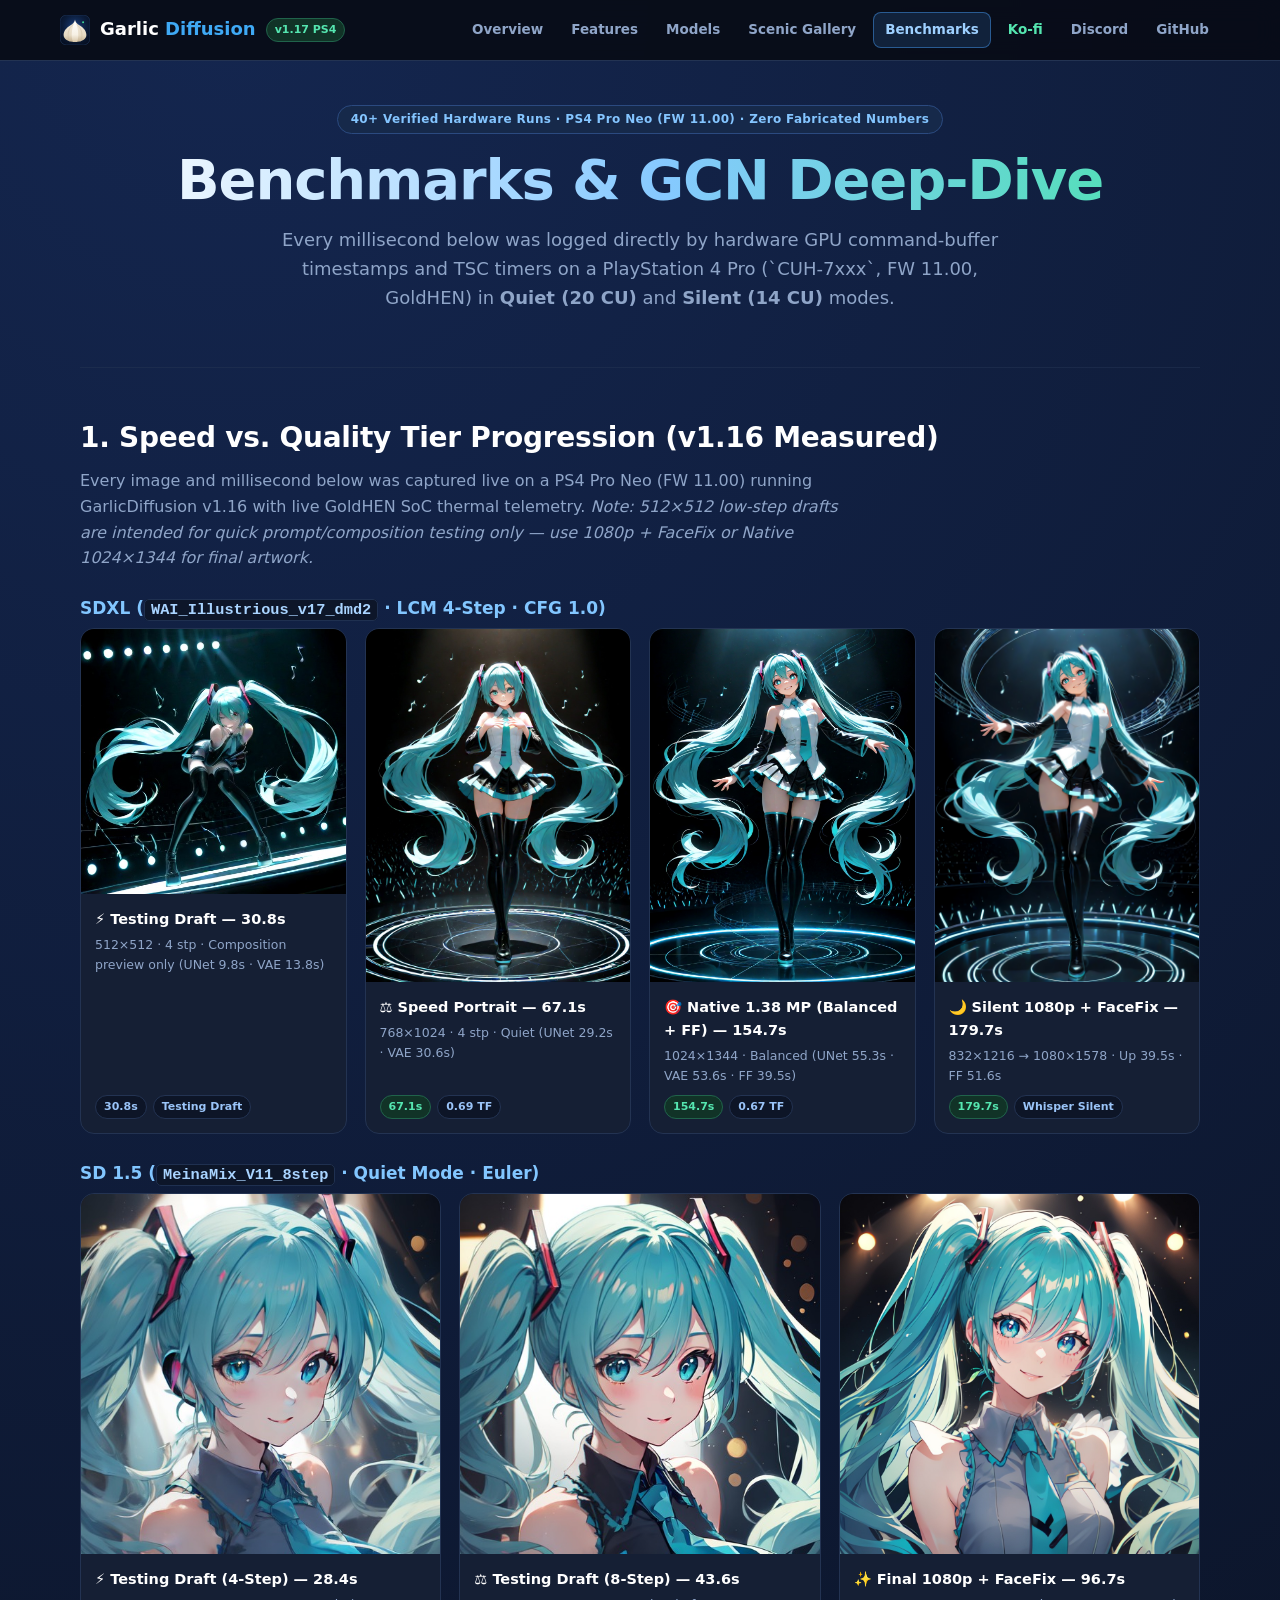
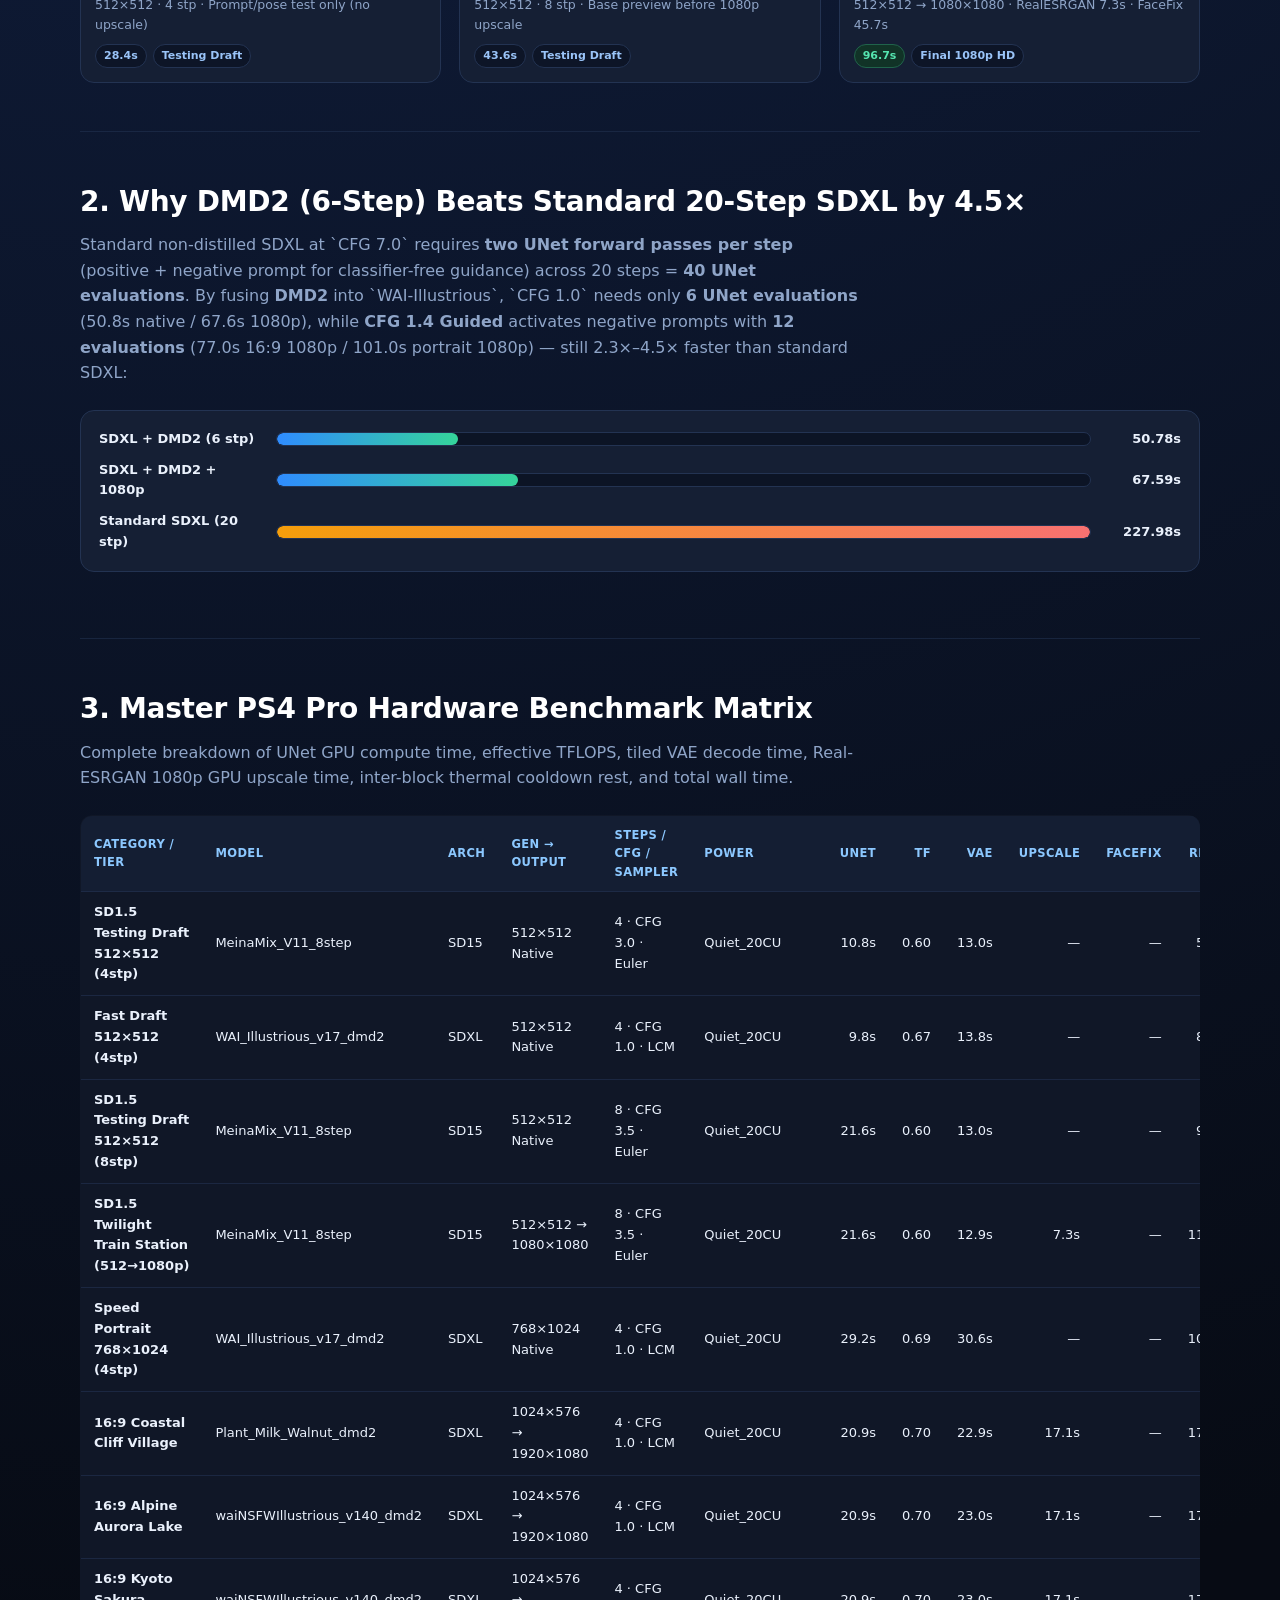
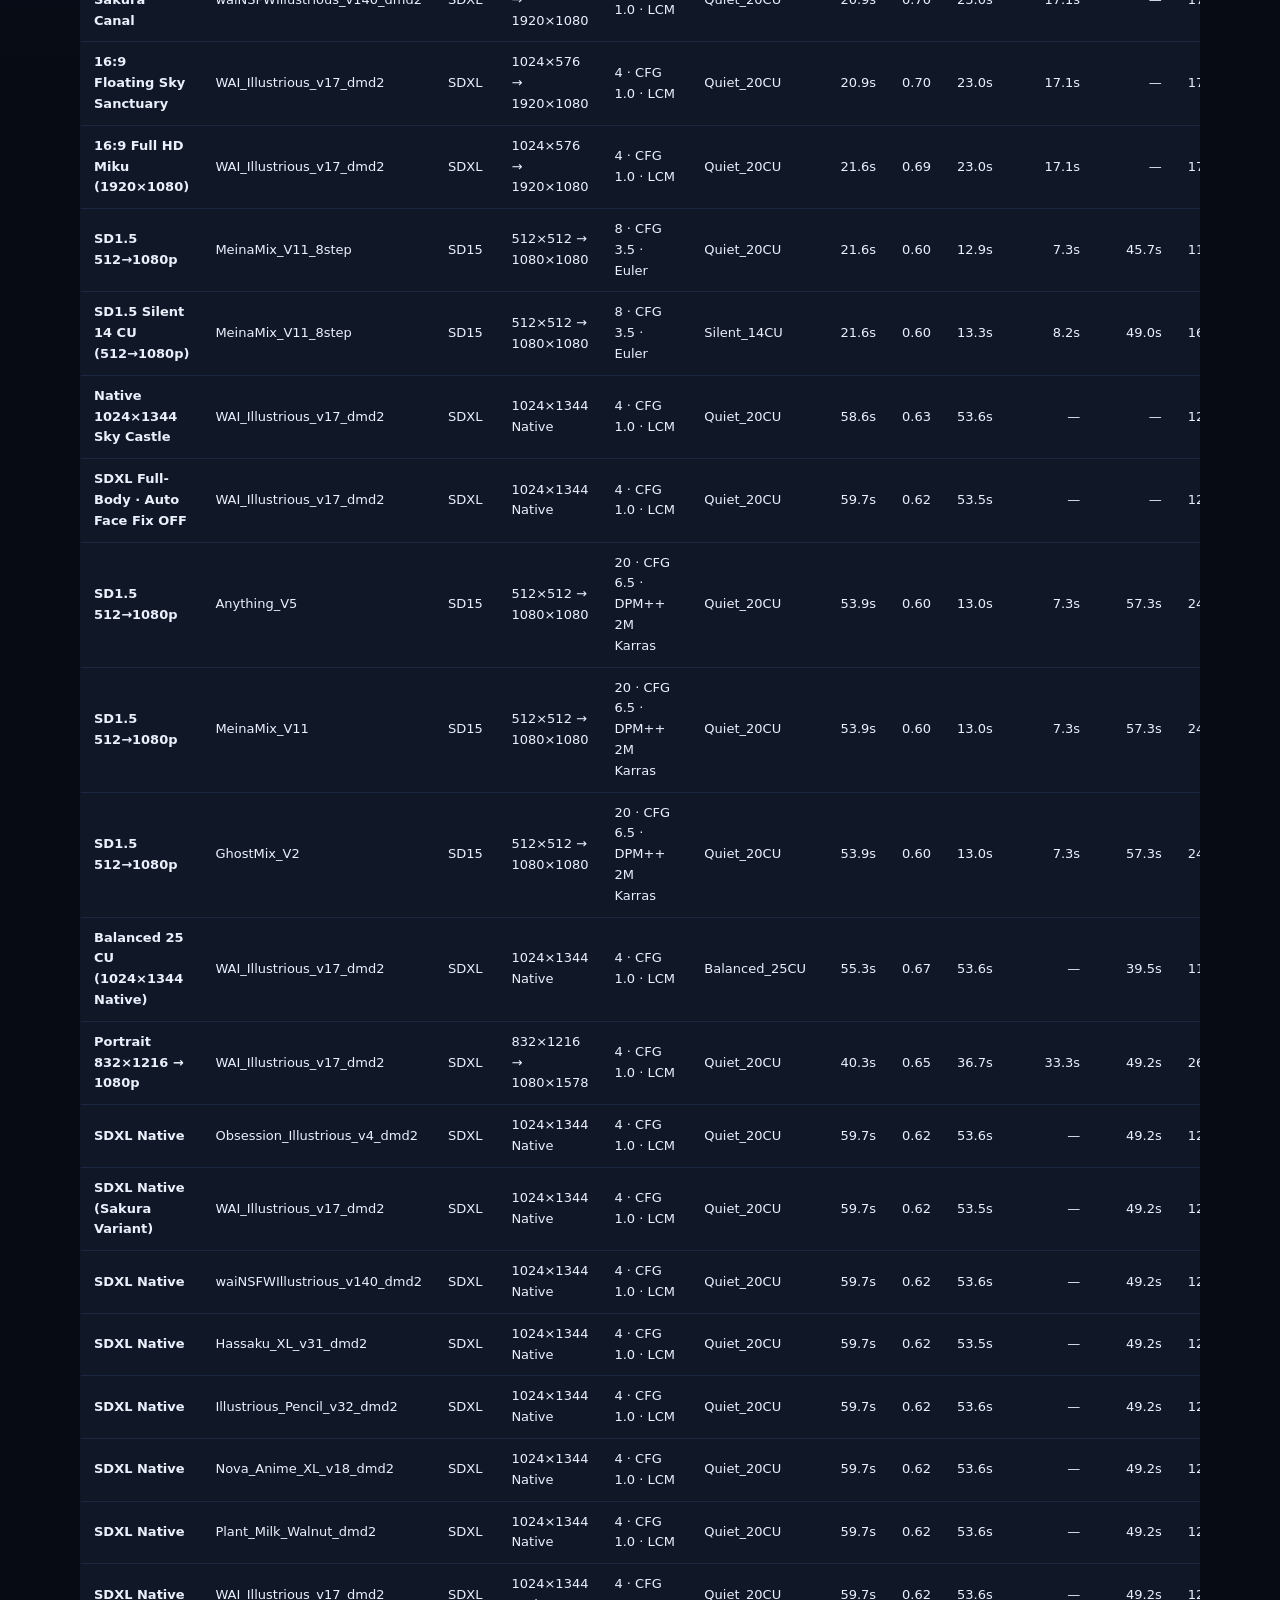
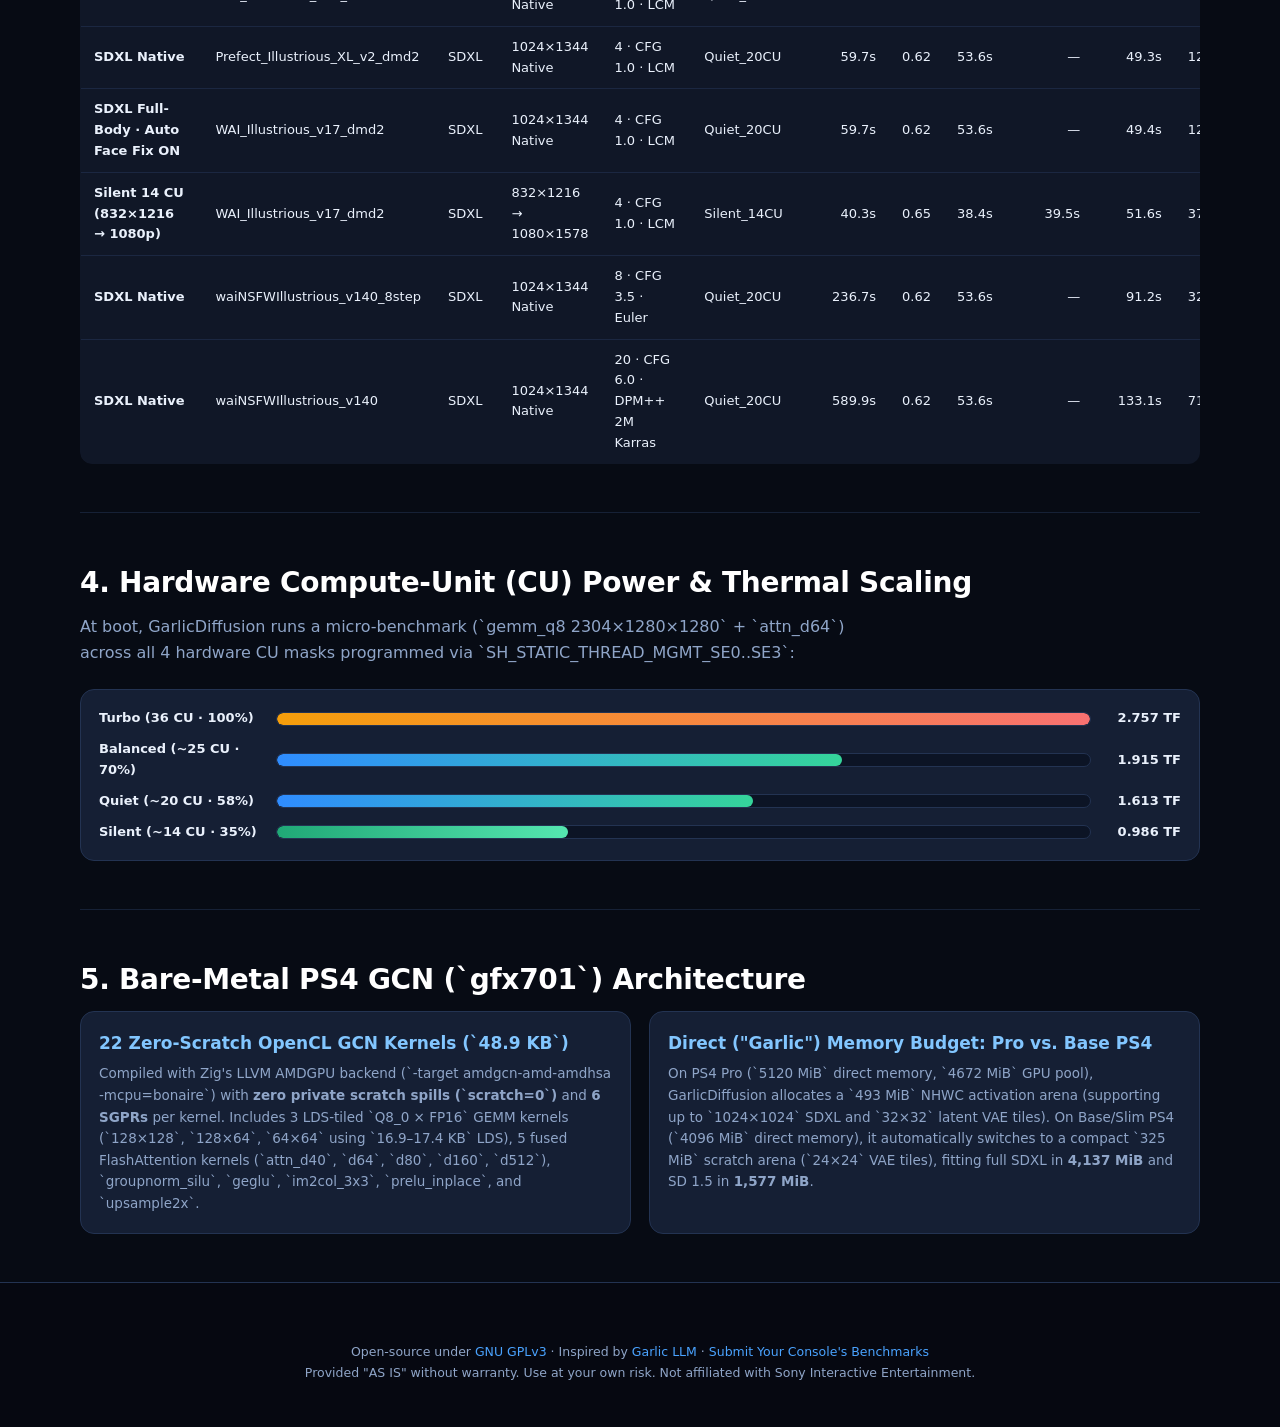
<file: docs/benchmarks.html>
<!DOCTYPE html>
<html lang="en">
<head>
<meta charset="utf-8">
<meta name="viewport" content="width=device-width,initial-scale=1">
<title>Hardware Benchmarks &amp; Bare-Metal GCN Architecture — GarlicDiffusion PS4</title>
<meta name="description" content="Complete PS4 Pro Neo and Base PS4 hardware benchmarks, Quality Tier comparisons, CU thermal power scaling curves, Direct Memory layout, and OpenCL GCN kernel architecture.">
<link rel="stylesheet" href="style.css">
</head>
<body>
<nav>
  <div class="wrap nav-in">
    <a class="brand" href="index.html"><img src="logo.svg" alt="GarlicDiffusion logo"> <span>Garlic <span style="color:#3fa9f5">Diffusion</span></span> <span class="chip ok">v1.17 PS4</span></a>
    <div class="nav-links">
      <a href="index.html">Overview</a>
      <a href="features.html">Features</a>
      <a href="models.html">Models</a>
      <a href="scenic.html">Scenic Gallery</a>
      <a class="active" href="benchmarks.html">Benchmarks</a>
      <a href="https://ko-fi.com/djtomato" target="_blank" rel="noopener" style="color:#55e6b0">Ko-fi</a>
      <a href="https://discord.gg/Gbyq3kpGjc" target="_blank" rel="noopener">Discord</a>
      <a href="https://github.com/DJTOMATO/GarlicDiffusion" target="_blank" rel="noopener">GitHub</a>
    </div>
  </div>
</nav>

<main class="wrap">
  <div class="hero compact">
    <div class="pill">40+ Verified Hardware Runs · PS4 Pro Neo (FW 11.00) · Zero Fabricated Numbers</div>
    <h1>Benchmarks &amp; GCN Deep-Dive</h1>
    <p class="sub">Every millisecond below was logged directly by hardware GPU command-buffer timestamps and TSC timers on a PlayStation 4 Pro (`CUH-7xxx`, FW 11.00, GoldHEN) in <b>Quiet (20 CU)</b> and <b>Silent (14 CU)</b> modes.</p>
  </div>

  <!-- 1. QUALITY TIERS VISUAL & TIMING PROGRESSION -->
  <section id="tiers">
    <h2>1. Speed vs. Quality Tier Progression (v1.16 Measured)</h2>
    <p class="lead">Every image and millisecond below was captured live on a PS4 Pro Neo (FW 11.00) running GarlicDiffusion v1.16 with live GoldHEN SoC thermal telemetry. <i>Note: 512×512 low-step drafts are intended for quick prompt/composition testing only — use 1080p + FaceFix or Native 1024×1344 for final artwork.</i></p>

    <h3>SDXL (<code>WAI_Illustrious_v17_dmd2</code> · LCM 4-Step · CFG 1.0)</h3>
    <div class="samples" style="grid-template-columns:repeat(auto-fit,minmax(240px,1fr));margin-bottom:26px">
      <div class="scard sq">
        <img loading="lazy" src="samples/v116_tier_v17_fast.jpg" alt="SDXL Testing Draft 512x512">
        <div class="smeta">
          <div><b>⚡ Testing Draft — 30.8s</b><div class="subline">512×512 · 4 stp · Composition preview only (UNet 9.8s · VAE 13.8s)</div></div>
          <div class="chips"><span class="chip">30.8s</span><span class="chip">Testing Draft</span></div>
        </div>
      </div>
      <div class="scard">
        <img loading="lazy" src="samples/v116_tier_v17_mid.jpg" alt="SDXL Speed Portrait 768x1024">
        <div class="smeta">
          <div><b>⚖️ Speed Portrait — 67.1s</b><div class="subline">768×1024 · 4 stp · Quiet (UNet 29.2s · VAE 30.6s)</div></div>
          <div class="chips"><span class="chip ok">67.1s</span><span class="chip">0.69 TF</span></div>
        </div>
      </div>
      <div class="scard">
        <img loading="lazy" src="samples/v116_tier_v17_balanced.jpg" alt="SDXL Native 1024x1344 Balanced + FaceFix">
        <div class="smeta">
          <div><b>🎯 Native 1.38 MP (Balanced + FF) — 154.7s</b><div class="subline">1024×1344 · Balanced (UNet 55.3s · VAE 53.6s · FF 39.5s)</div></div>
          <div class="chips"><span class="chip ok">154.7s</span><span class="chip">0.67 TF</span></div>
        </div>
      </div>
      <div class="scard">
        <img loading="lazy" src="samples/v116_tier_v17_silent.jpg" alt="SDXL Silent Mode 832x1216 + 1080p + FaceFix">
        <div class="smeta">
          <div><b>🌙 Silent 1080p + FaceFix — 179.7s</b><div class="subline">832×1216 → 1080×1578 · Up 39.5s · FF 51.6s</div></div>
          <div class="chips"><span class="chip ok">179.7s</span><span class="chip">Whisper Silent</span></div>
        </div>
      </div>
    </div>

    <h3>SD 1.5 (<code>MeinaMix_V11_8step</code> · Quiet Mode · Euler)</h3>
    <div class="samples" style="grid-template-columns:repeat(auto-fit,minmax(260px,1fr))">
      <div class="scard sq">
        <img loading="lazy" src="samples/v116_tier_meina_fast.jpg" alt="SD 1.5 Testing Draft 512x512 4 steps">
        <div class="smeta">
          <div><b>⚡ Testing Draft (4-Step) — 28.4s</b><div class="subline">512×512 · 4 stp · Prompt/pose test only (no upscale)</div></div>
          <div class="chips"><span class="chip">28.4s</span><span class="chip">Testing Draft</span></div>
        </div>
      </div>
      <div class="scard sq">
        <img loading="lazy" src="samples/v116_tier_meina_mid.jpg" alt="SD 1.5 Testing Draft 512x512 8 steps">
        <div class="smeta">
          <div><b>⚖️ Testing Draft (8-Step) — 43.6s</b><div class="subline">512×512 · 8 stp · Base preview before 1080p upscale</div></div>
          <div class="chips"><span class="chip">43.6s</span><span class="chip">Testing Draft</span></div>
        </div>
      </div>
      <div class="scard sq">
        <img loading="lazy" src="samples/v116_miku_meinamix_8step.jpg" alt="SD 1.5 Final 1080p + FaceFix">
        <div class="smeta">
          <div><b>✨ Final 1080p + FaceFix — 96.7s</b><div class="subline">512×512 → 1080×1080 · RealESRGAN 7.3s · FaceFix 45.7s</div></div>
          <div class="chips"><span class="chip ok">96.7s</span><span class="chip">Final 1080p HD</span></div>
        </div>
      </div>
    </div>
  </section>

  <!-- 2. WHY DMD2 & HYPER-SD DISTILLATION MATTER ON PS4 -->
  <section id="distillation">
    <h2>2. Why DMD2 (6-Step) Beats Standard 20-Step SDXL by 4.5×</h2>
    <p class="lead">Standard non-distilled SDXL at `CFG 7.0` requires <b>two UNet forward passes per step</b> (positive + negative prompt for classifier-free guidance) across 20 steps = <b>40 UNet evaluations</b>. By fusing <b>DMD2</b> into `WAI-Illustrious`, `CFG 1.0` needs only <b>6 UNet evaluations</b> (50.8s native / 67.6s 1080p), while <b>CFG 1.4 Guided</b> activates negative prompts with <b>12 evaluations</b> (77.0s 16:9 1080p / 101.0s portrait 1080p) — still 2.3×–4.5× faster than standard SDXL:</p>

    <div class="card" style="margin-bottom:18px">
      <div class="bar-row">
        <div><b>SDXL + DMD2 (6 stp)</b></div>
        <div class="bar-track"><div class="bar-fill" style="width:22.3%"></div></div>
        <div class="num"><b>50.78s</b></div>
      </div>
      <div class="bar-row">
        <div><b>SDXL + DMD2 + 1080p</b></div>
        <div class="bar-track"><div class="bar-fill" style="width:29.6%"></div></div>
        <div class="num"><b>67.59s</b></div>
      </div>
      <div class="bar-row" style="margin-bottom:0">
        <div><b>Standard SDXL (20 stp)</b></div>
        <div class="bar-track"><div class="bar-fill turbo" style="width:100%"></div></div>
        <div class="num"><b>227.98s</b></div>
      </div>
    </div>
  </section>

  <!-- 3. MASTER BENCHMARK TABLE -->
  <section id="matrix">
    <h2>3. Master PS4 Pro Hardware Benchmark Matrix</h2>
    <p class="lead">Complete breakdown of UNet GPU compute time, effective TFLOPS, tiled VAE decode time, Real-ESRGAN 1080p GPU upscale time, inter-block thermal cooldown rest, and total wall time.</p>

    <div class="tscroll">
      <table>
        <thead>
          <tr>
            <th>Category / Tier</th><th>Model</th><th>Arch</th><th>Gen → Output</th><th>Steps / CFG / Sampler</th><th>Power</th><th class="num">UNet</th><th class="num">TF</th><th class="num">VAE</th><th class="num">Upscale</th><th class="num">FaceFix</th><th class="num">Rest</th><th class="num">Total</th><th class="num">VRAM</th>
          </tr>
        </thead>
        <tbody>
          <tr><td><b>SD1.5 Testing Draft 512×512 (4stp)</b></td><td>MeinaMix_V11_8step</td><td>SD15</td><td>512×512 Native</td><td>4 · CFG 3.0 · Euler</td><td>Quiet_20CU</td><td class="num">10.8s</td><td class="num">0.60</td><td class="num">13.0s</td><td class="num">—</td><td class="num">—</td><td class="num">5.1s</td><td class="num"><b>28.4s</b></td><td class="num">1754 MiB</td></tr>
          <tr><td><b>Fast Draft 512×512 (4stp)</b></td><td>WAI_Illustrious_v17_dmd2</td><td>SDXL</td><td>512×512 Native</td><td>4 · CFG 1.0 · LCM</td><td>Quiet_20CU</td><td class="num">9.8s</td><td class="num">0.67</td><td class="num">13.8s</td><td class="num">—</td><td class="num">—</td><td class="num">8.1s</td><td class="num"><b>30.8s</b></td><td class="num">4250 MiB</td></tr>
          <tr><td><b>SD1.5 Testing Draft 512×512 (8stp)</b></td><td>MeinaMix_V11_8step</td><td>SD15</td><td>512×512 Native</td><td>8 · CFG 3.5 · Euler</td><td>Quiet_20CU</td><td class="num">21.6s</td><td class="num">0.60</td><td class="num">13.0s</td><td class="num">—</td><td class="num">—</td><td class="num">9.4s</td><td class="num"><b>43.6s</b></td><td class="num">1754 MiB</td></tr>
          <tr><td><b>SD1.5 Twilight Train Station (512→1080p)</b></td><td>MeinaMix_V11_8step</td><td>SD15</td><td>512×512 → 1080×1080</td><td>8 · CFG 3.5 · Euler</td><td>Quiet_20CU</td><td class="num">21.6s</td><td class="num">0.60</td><td class="num">12.9s</td><td class="num">7.3s</td><td class="num">—</td><td class="num">11.7s</td><td class="num"><b>50.9s</b></td><td class="num">1754 MiB</td></tr>
          <tr><td><b>Speed Portrait 768×1024 (4stp)</b></td><td>WAI_Illustrious_v17_dmd2</td><td>SDXL</td><td>768×1024 Native</td><td>4 · CFG 1.0 · LCM</td><td>Quiet_20CU</td><td class="num">29.2s</td><td class="num">0.69</td><td class="num">30.6s</td><td class="num">—</td><td class="num">—</td><td class="num">10.1s</td><td class="num"><b>67.1s</b></td><td class="num">4250 MiB</td></tr>
          <tr><td><b>16:9 Coastal Cliff Village</b></td><td>Plant_Milk_Walnut_dmd2</td><td>SDXL</td><td>1024×576 → 1920×1080</td><td>4 · CFG 1.0 · LCM</td><td>Quiet_20CU</td><td class="num">20.9s</td><td class="num">0.70</td><td class="num">22.9s</td><td class="num">17.1s</td><td class="num">—</td><td class="num">17.3s</td><td class="num"><b>68.0s</b></td><td class="num">4250 MiB</td></tr>
          <tr><td><b>16:9 Alpine Aurora Lake</b></td><td>waiNSFWIllustrious_v140_dmd2</td><td>SDXL</td><td>1024×576 → 1920×1080</td><td>4 · CFG 1.0 · LCM</td><td>Quiet_20CU</td><td class="num">20.9s</td><td class="num">0.70</td><td class="num">23.0s</td><td class="num">17.1s</td><td class="num">—</td><td class="num">17.3s</td><td class="num"><b>68.0s</b></td><td class="num">4250 MiB</td></tr>
          <tr><td><b>16:9 Kyoto Sakura Canal</b></td><td>waiNSFWIllustrious_v140_dmd2</td><td>SDXL</td><td>1024×576 → 1920×1080</td><td>4 · CFG 1.0 · LCM</td><td>Quiet_20CU</td><td class="num">20.9s</td><td class="num">0.70</td><td class="num">23.0s</td><td class="num">17.1s</td><td class="num">—</td><td class="num">17.3s</td><td class="num"><b>68.0s</b></td><td class="num">4250 MiB</td></tr>
          <tr><td><b>16:9 Floating Sky Sanctuary</b></td><td>WAI_Illustrious_v17_dmd2</td><td>SDXL</td><td>1024×576 → 1920×1080</td><td>4 · CFG 1.0 · LCM</td><td>Quiet_20CU</td><td class="num">20.9s</td><td class="num">0.70</td><td class="num">23.0s</td><td class="num">17.1s</td><td class="num">—</td><td class="num">17.3s</td><td class="num"><b>68.2s</b></td><td class="num">4250 MiB</td></tr>
          <tr><td><b>16:9 Full HD Miku (1920×1080)</b></td><td>WAI_Illustrious_v17_dmd2</td><td>SDXL</td><td>1024×576 → 1920×1080</td><td>4 · CFG 1.0 · LCM</td><td>Quiet_20CU</td><td class="num">21.6s</td><td class="num">0.69</td><td class="num">23.0s</td><td class="num">17.1s</td><td class="num">—</td><td class="num">17.3s</td><td class="num"><b>69.0s</b></td><td class="num">4250 MiB</td></tr>
          <tr><td><b>SD1.5 512→1080p</b></td><td>MeinaMix_V11_8step</td><td>SD15</td><td>512×512 → 1080×1080</td><td>8 · CFG 3.5 · Euler</td><td>Quiet_20CU</td><td class="num">21.6s</td><td class="num">0.60</td><td class="num">12.9s</td><td class="num">7.3s</td><td class="num">45.7s</td><td class="num">11.7s</td><td class="num"><b>96.7s</b></td><td class="num">1754 MiB</td></tr>
          <tr><td><b>SD1.5 Silent 14 CU (512→1080p)</b></td><td>MeinaMix_V11_8step</td><td>SD15</td><td>512×512 → 1080×1080</td><td>8 · CFG 3.5 · Euler</td><td>Silent_14CU</td><td class="num">21.6s</td><td class="num">0.60</td><td class="num">13.3s</td><td class="num">8.2s</td><td class="num">49.0s</td><td class="num">16.2s</td><td class="num"><b>104.5s</b></td><td class="num">1754 MiB</td></tr>
          <tr><td><b>Native 1024×1344 Sky Castle</b></td><td>WAI_Illustrious_v17_dmd2</td><td>SDXL</td><td>1024×1344 Native</td><td>4 · CFG 1.0 · LCM</td><td>Quiet_20CU</td><td class="num">58.6s</td><td class="num">0.63</td><td class="num">53.6s</td><td class="num">—</td><td class="num">—</td><td class="num">12.8s</td><td class="num"><b>119.3s</b></td><td class="num">4250 MiB</td></tr>
          <tr><td><b>SDXL Full-Body · Auto Face Fix OFF</b></td><td>WAI_Illustrious_v17_dmd2</td><td>SDXL</td><td>1024×1344 Native</td><td>4 · CFG 1.0 · LCM</td><td>Quiet_20CU</td><td class="num">59.7s</td><td class="num">0.62</td><td class="num">53.5s</td><td class="num">—</td><td class="num">—</td><td class="num">12.8s</td><td class="num"><b>120.7s</b></td><td class="num">4250 MiB</td></tr>
          <tr><td><b>SD1.5 512→1080p</b></td><td>Anything_V5</td><td>SD15</td><td>512×512 → 1080×1080</td><td>20 · CFG 6.5 · DPM++ 2M Karras</td><td>Quiet_20CU</td><td class="num">53.9s</td><td class="num">0.60</td><td class="num">13.0s</td><td class="num">7.3s</td><td class="num">57.3s</td><td class="num">24.7s</td><td class="num"><b>154.0s</b></td><td class="num">1754 MiB</td></tr>
          <tr><td><b>SD1.5 512→1080p</b></td><td>MeinaMix_V11</td><td>SD15</td><td>512×512 → 1080×1080</td><td>20 · CFG 6.5 · DPM++ 2M Karras</td><td>Quiet_20CU</td><td class="num">53.9s</td><td class="num">0.60</td><td class="num">13.0s</td><td class="num">7.3s</td><td class="num">57.3s</td><td class="num">24.7s</td><td class="num"><b>154.0s</b></td><td class="num">1754 MiB</td></tr>
          <tr><td><b>SD1.5 512→1080p</b></td><td>GhostMix_V2</td><td>SD15</td><td>512×512 → 1080×1080</td><td>20 · CFG 6.5 · DPM++ 2M Karras</td><td>Quiet_20CU</td><td class="num">53.9s</td><td class="num">0.60</td><td class="num">13.0s</td><td class="num">7.3s</td><td class="num">57.3s</td><td class="num">24.7s</td><td class="num"><b>154.1s</b></td><td class="num">1754 MiB</td></tr>
          <tr><td><b>Balanced 25 CU (1024×1344 Native)</b></td><td>WAI_Illustrious_v17_dmd2</td><td>SDXL</td><td>1024×1344 Native</td><td>4 · CFG 1.0 · LCM</td><td>Balanced_25CU</td><td class="num">55.3s</td><td class="num">0.67</td><td class="num">53.6s</td><td class="num">—</td><td class="num">39.5s</td><td class="num">11.8s</td><td class="num"><b>154.7s</b></td><td class="num">4250 MiB</td></tr>
          <tr><td><b>Portrait 832×1216 → 1080p</b></td><td>WAI_Illustrious_v17_dmd2</td><td>SDXL</td><td>832×1216 → 1080×1578</td><td>4 · CFG 1.0 · LCM</td><td>Quiet_20CU</td><td class="num">40.3s</td><td class="num">0.65</td><td class="num">36.7s</td><td class="num">33.3s</td><td class="num">49.2s</td><td class="num">26.6s</td><td class="num"><b>166.9s</b></td><td class="num">4250 MiB</td></tr>
          <tr><td><b>SDXL Native</b></td><td>Obsession_Illustrious_v4_dmd2</td><td>SDXL</td><td>1024×1344 Native</td><td>4 · CFG 1.0 · LCM</td><td>Quiet_20CU</td><td class="num">59.7s</td><td class="num">0.62</td><td class="num">53.6s</td><td class="num">—</td><td class="num">49.2s</td><td class="num">12.8s</td><td class="num"><b>169.9s</b></td><td class="num">4250 MiB</td></tr>
          <tr><td><b>SDXL Native (Sakura Variant)</b></td><td>WAI_Illustrious_v17_dmd2</td><td>SDXL</td><td>1024×1344 Native</td><td>4 · CFG 1.0 · LCM</td><td>Quiet_20CU</td><td class="num">59.7s</td><td class="num">0.62</td><td class="num">53.5s</td><td class="num">—</td><td class="num">49.2s</td><td class="num">12.8s</td><td class="num"><b>169.9s</b></td><td class="num">4250 MiB</td></tr>
          <tr><td><b>SDXL Native</b></td><td>waiNSFWIllustrious_v140_dmd2</td><td>SDXL</td><td>1024×1344 Native</td><td>4 · CFG 1.0 · LCM</td><td>Quiet_20CU</td><td class="num">59.7s</td><td class="num">0.62</td><td class="num">53.6s</td><td class="num">—</td><td class="num">49.2s</td><td class="num">12.8s</td><td class="num"><b>169.9s</b></td><td class="num">4250 MiB</td></tr>
          <tr><td><b>SDXL Native</b></td><td>Hassaku_XL_v31_dmd2</td><td>SDXL</td><td>1024×1344 Native</td><td>4 · CFG 1.0 · LCM</td><td>Quiet_20CU</td><td class="num">59.7s</td><td class="num">0.62</td><td class="num">53.5s</td><td class="num">—</td><td class="num">49.2s</td><td class="num">12.8s</td><td class="num"><b>169.9s</b></td><td class="num">4250 MiB</td></tr>
          <tr><td><b>SDXL Native</b></td><td>Illustrious_Pencil_v32_dmd2</td><td>SDXL</td><td>1024×1344 Native</td><td>4 · CFG 1.0 · LCM</td><td>Quiet_20CU</td><td class="num">59.7s</td><td class="num">0.62</td><td class="num">53.6s</td><td class="num">—</td><td class="num">49.2s</td><td class="num">12.8s</td><td class="num"><b>169.9s</b></td><td class="num">4250 MiB</td></tr>
          <tr><td><b>SDXL Native</b></td><td>Nova_Anime_XL_v18_dmd2</td><td>SDXL</td><td>1024×1344 Native</td><td>4 · CFG 1.0 · LCM</td><td>Quiet_20CU</td><td class="num">59.7s</td><td class="num">0.62</td><td class="num">53.6s</td><td class="num">—</td><td class="num">49.2s</td><td class="num">12.8s</td><td class="num"><b>169.9s</b></td><td class="num">4250 MiB</td></tr>
          <tr><td><b>SDXL Native</b></td><td>Plant_Milk_Walnut_dmd2</td><td>SDXL</td><td>1024×1344 Native</td><td>4 · CFG 1.0 · LCM</td><td>Quiet_20CU</td><td class="num">59.7s</td><td class="num">0.62</td><td class="num">53.6s</td><td class="num">—</td><td class="num">49.2s</td><td class="num">12.8s</td><td class="num"><b>170.0s</b></td><td class="num">4250 MiB</td></tr>
          <tr><td><b>SDXL Native</b></td><td>WAI_Illustrious_v17_dmd2</td><td>SDXL</td><td>1024×1344 Native</td><td>4 · CFG 1.0 · LCM</td><td>Quiet_20CU</td><td class="num">59.7s</td><td class="num">0.62</td><td class="num">53.6s</td><td class="num">—</td><td class="num">49.2s</td><td class="num">12.8s</td><td class="num"><b>170.0s</b></td><td class="num">4250 MiB</td></tr>
          <tr><td><b>SDXL Native</b></td><td>Prefect_Illustrious_XL_v2_dmd2</td><td>SDXL</td><td>1024×1344 Native</td><td>4 · CFG 1.0 · LCM</td><td>Quiet_20CU</td><td class="num">59.7s</td><td class="num">0.62</td><td class="num">53.6s</td><td class="num">—</td><td class="num">49.3s</td><td class="num">12.8s</td><td class="num"><b>170.0s</b></td><td class="num">4250 MiB</td></tr>
          <tr><td><b>SDXL Full-Body · Auto Face Fix ON</b></td><td>WAI_Illustrious_v17_dmd2</td><td>SDXL</td><td>1024×1344 Native</td><td>4 · CFG 1.0 · LCM</td><td>Quiet_20CU</td><td class="num">59.7s</td><td class="num">0.62</td><td class="num">53.6s</td><td class="num">—</td><td class="num">49.4s</td><td class="num">12.8s</td><td class="num"><b>170.1s</b></td><td class="num">4250 MiB</td></tr>
          <tr><td><b>Silent 14 CU (832×1216 → 1080p)</b></td><td>WAI_Illustrious_v17_dmd2</td><td>SDXL</td><td>832×1216 → 1080×1578</td><td>4 · CFG 1.0 · LCM</td><td>Silent_14CU</td><td class="num">40.3s</td><td class="num">0.65</td><td class="num">38.4s</td><td class="num">39.5s</td><td class="num">51.6s</td><td class="num">37.0s</td><td class="num"><b>179.7s</b></td><td class="num">4250 MiB</td></tr>
          <tr><td><b>SDXL Native</b></td><td>waiNSFWIllustrious_v140_8step</td><td>SDXL</td><td>1024×1344 Native</td><td>8 · CFG 3.5 · Euler</td><td>Quiet_20CU</td><td class="num">236.7s</td><td class="num">0.62</td><td class="num">53.6s</td><td class="num">—</td><td class="num">91.2s</td><td class="num">32.2s</td><td class="num"><b>409.6s</b></td><td class="num">4250 MiB</td></tr>
          <tr><td><b>SDXL Native</b></td><td>waiNSFWIllustrious_v140</td><td>SDXL</td><td>1024×1344 Native</td><td>20 · CFG 6.0 · DPM++ 2M Karras</td><td>Quiet_20CU</td><td class="num">589.9s</td><td class="num">0.62</td><td class="num">53.6s</td><td class="num">—</td><td class="num">133.1s</td><td class="num">71.1s</td><td class="num"><b>847.5s</b></td><td class="num">4250 MiB</td></tr>
        </tbody>
      </table>
    </div>
  </section>

  <!-- 4. HARDWARE CU SCALING -->
  <section id="cu-scaling">
    <h2>4. Hardware Compute-Unit (CU) Power &amp; Thermal Scaling</h2>
    <p class="lead">At boot, GarlicDiffusion runs a micro-benchmark (`gemm_q8 2304×1280×1280` + `attn_d64`) across all 4 hardware CU masks programmed via `SH_STATIC_THREAD_MGMT_SE0..SE3`:</p>

    <div class="card">
      <div class="bar-row">
        <div><b>Turbo (36 CU · 100%)</b></div>
        <div class="bar-track"><div class="bar-fill turbo" style="width:100%"></div></div>
        <div class="num"><b>2.757 TF</b></div>
      </div>
      <div class="bar-row">
        <div><b>Balanced (~25 CU · 70%)</b></div>
        <div class="bar-track"><div class="bar-fill" style="width:69.5%"></div></div>
        <div class="num"><b>1.915 TF</b></div>
      </div>
      <div class="bar-row">
        <div><b>Quiet (~20 CU · 58%)</b></div>
        <div class="bar-track"><div class="bar-fill" style="width:58.5%"></div></div>
        <div class="num"><b>1.613 TF</b></div>
      </div>
      <div class="bar-row" style="margin-bottom:0">
        <div><b>Silent (~14 CU · 35%)</b></div>
        <div class="bar-track"><div class="bar-fill silent" style="width:35.8%"></div></div>
        <div class="num"><b>0.986 TF</b></div>
      </div>
    </div>
  </section>

  <!-- 5. BARE-METAL GCN ARCHITECTURE -->
  <section id="architecture">
    <h2>5. Bare-Metal PS4 GCN (`gfx701`) Architecture</h2>
    <div class="grid-2">
      <div class="card">
        <h3>22 Zero-Scratch OpenCL GCN Kernels (`48.9 KB`)</h3>
        <p>Compiled with Zig's LLVM AMDGPU backend (`-target amdgcn-amd-amdhsa -mcpu=bonaire`) with <b>zero private scratch spills (`scratch=0`)</b> and <b>6 SGPRs</b> per kernel. Includes 3 LDS-tiled `Q8_0 × FP16` GEMM kernels (`128×128`, `128×64`, `64×64` using `16.9–17.4 KB` LDS), 5 fused FlashAttention kernels (`attn_d40`, `d64`, `d80`, `d160`, `d512`), `groupnorm_silu`, `geglu`, `im2col_3x3`, `prelu_inplace`, and `upsample2x`.</p>
      </div>
      <div class="card">
        <h3>Direct ("Garlic") Memory Budget: Pro vs. Base PS4</h3>
        <p>On PS4 Pro (`5120 MiB` direct memory, `4672 MiB` GPU pool), GarlicDiffusion allocates a `493 MiB` NHWC activation arena (supporting up to `1024×1024` SDXL and `32×32` latent VAE tiles). On Base/Slim PS4 (`4096 MiB` direct memory), it automatically switches to a compact `325 MiB` scratch arena (`24×24` VAE tiles), fitting full SDXL in <b>4,137 MiB</b> and SD 1.5 in <b>1,577 MiB</b>.</p>
      </div>
    </div>
  </section>
</main>

<footer>
  <div class="wrap foot-meta">
    Open-source under <a href="https://github.com/DJTOMATO/GarlicDiffusion/blob/main/LICENSE">GNU GPLv3</a> ·
    Inspired by <a href="https://garlicllm.dev">Garlic LLM</a> ·
    <a href="https://github.com/DJTOMATO/GarlicDiffusion/issues/new?template=benchmark_report.md">Submit Your Console's Benchmarks</a><br>
    Provided "AS IS" without warranty. Use at your own risk. Not affiliated with Sony Interactive Entertainment.
  </div>
</footer>
<script src="lightbox.js"></script>
</body>
</html>
</file>
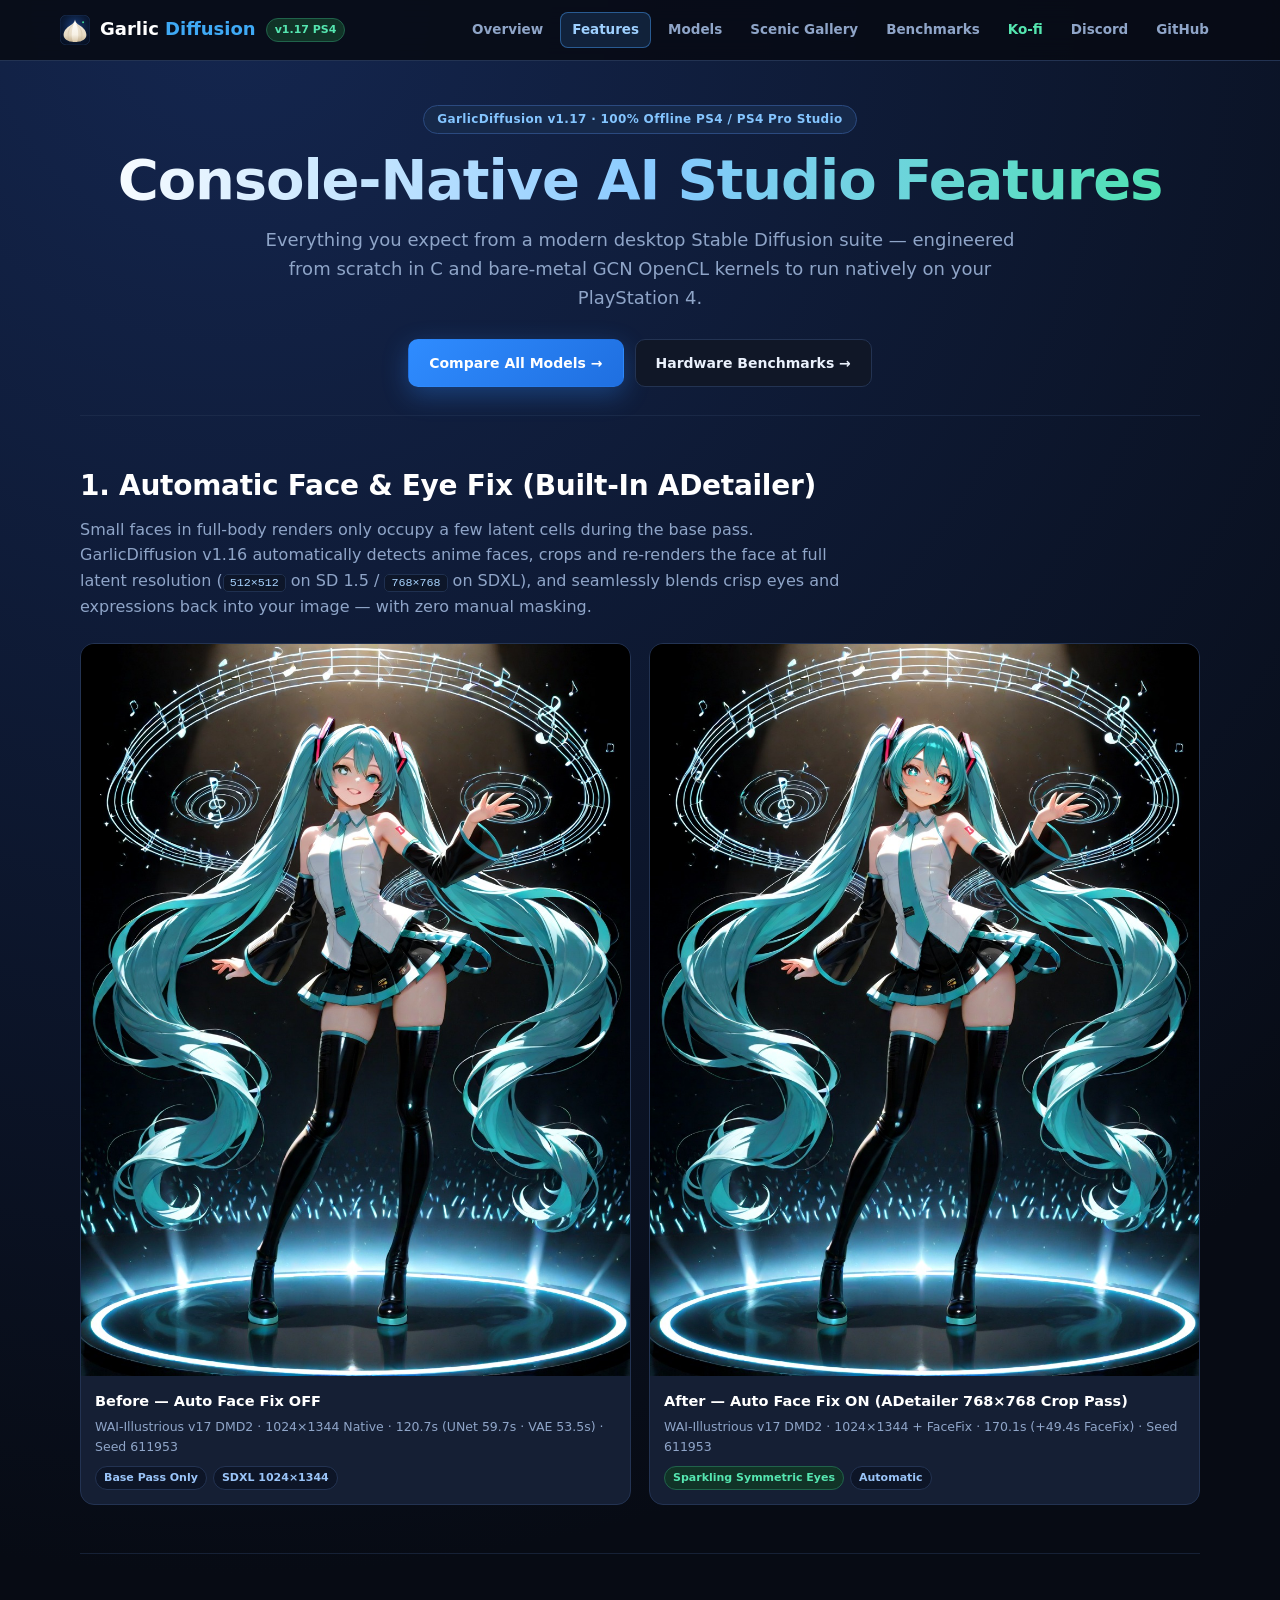
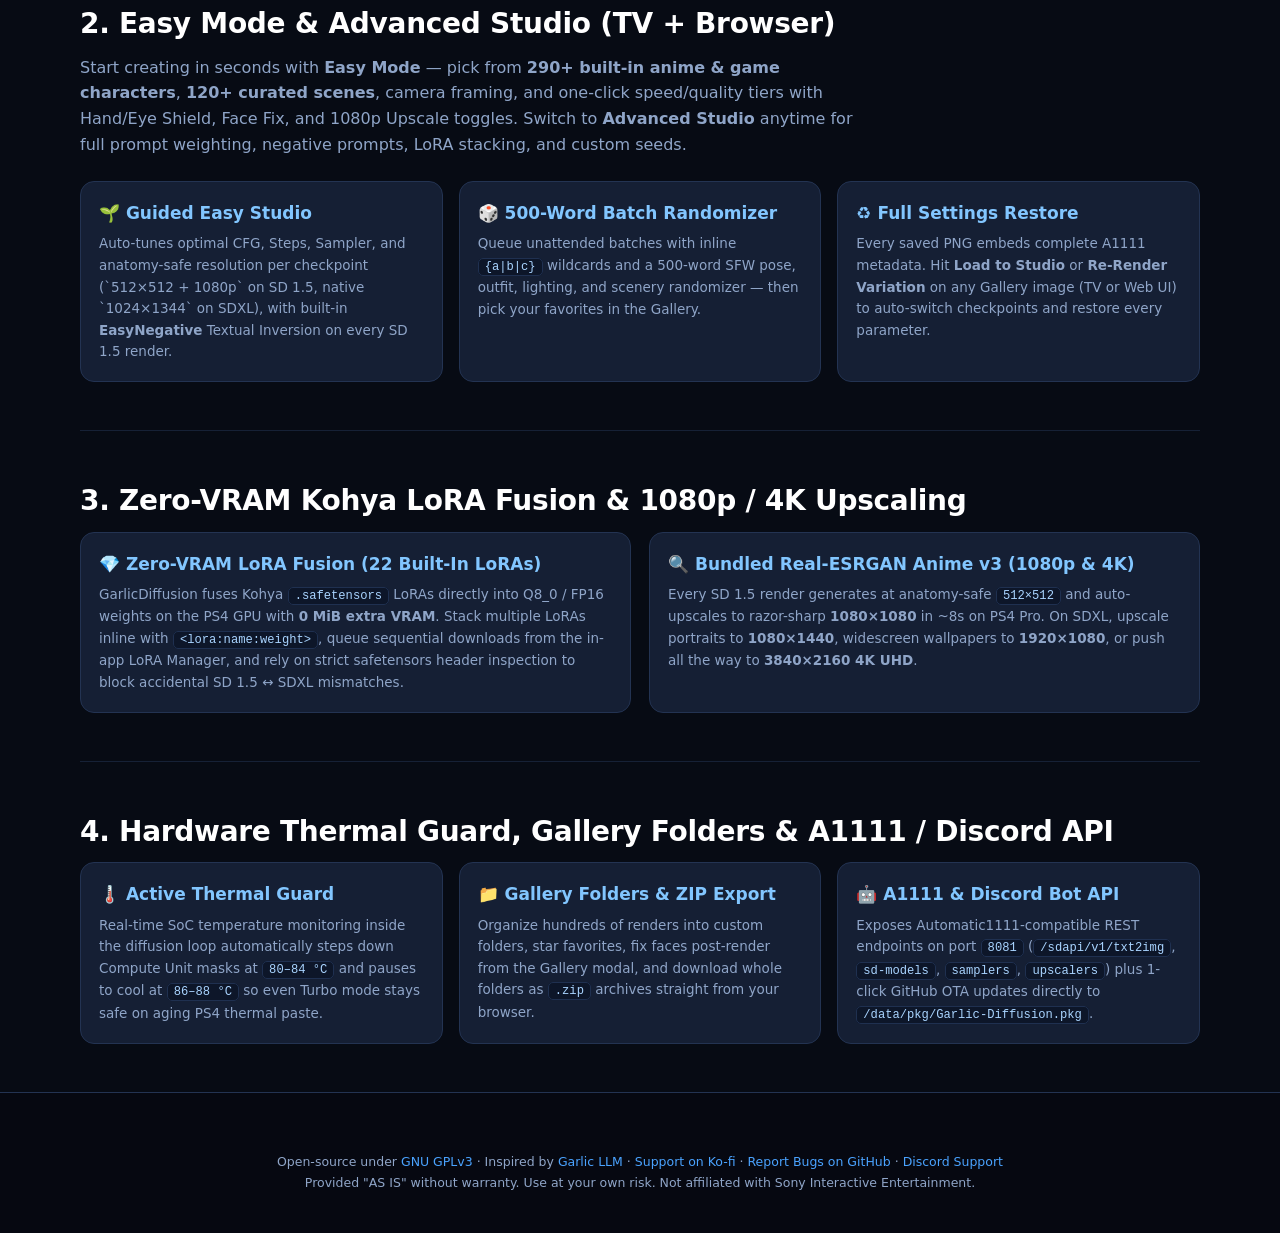
<file: docs/features.html>
<!DOCTYPE html>
<html lang="en">
<head>
<meta charset="utf-8">
<meta name="viewport" content="width=device-width,initial-scale=1">
<title>Studio Features &amp; v1.17 Capabilities — GarlicDiffusion PS4</title>
<meta name="description" content="Explore GarlicDiffusion v1.17 features on PS4 and PS4 Pro: Easy Mode, Auto Face Fix (ADetailer), Zero-VRAM Kohya LoRA Fusion, Built-In EasyNegative TI, Real-ESRGAN 1080p/4K Upscaling, Thermal Guard, and Discord/A1111 API.">
<link rel="stylesheet" href="style.css">
</head>
<body>
<nav>
  <div class="wrap nav-in">
    <a class="brand" href="index.html"><img src="logo.svg" alt="GarlicDiffusion logo"> <span>Garlic <span style="color:#3fa9f5">Diffusion</span></span> <span class="chip ok">v1.17 PS4</span></a>
    <div class="nav-links">
      <a href="index.html">Overview</a>
      <a class="active" href="features.html">Features</a>
      <a href="models.html">Models</a>
      <a href="scenic.html">Scenic Gallery</a>
      <a href="benchmarks.html">Benchmarks</a>
      <a href="https://ko-fi.com/djtomato" target="_blank" rel="noopener" style="color:#55e6b0">Ko-fi</a>
      <a href="https://discord.gg/Gbyq3kpGjc" target="_blank" rel="noopener">Discord</a>
      <a href="https://github.com/DJTOMATO/GarlicDiffusion" target="_blank" rel="noopener">GitHub</a>
    </div>
  </div>
</nav>

<main class="wrap">
  <div class="hero compact">
    <div class="pill">GarlicDiffusion v1.17 · 100% Offline PS4 / PS4 Pro Studio</div>
    <h1>Console-Native AI Studio Features</h1>
    <p class="sub">Everything you expect from a modern desktop Stable Diffusion suite — engineered from scratch in C and bare-metal GCN OpenCL kernels to run natively on your PlayStation 4.</p>
    <div class="cta">
      <a class="btn primary" href="models.html">Compare All Models →</a>
      <a class="btn ghost" href="benchmarks.html">Hardware Benchmarks →</a>
    </div>
  </div>

  <!-- 1. AUTO FACE FIX (ADETAILER) -->
  <section id="face-fix">
    <h2>1. Automatic Face &amp; Eye Fix (Built-In ADetailer)</h2>
    <p class="lead">Small faces in full-body renders only occupy a few latent cells during the base pass. GarlicDiffusion v1.16 automatically detects anime faces, crops and re-renders the face at full latent resolution (<code>512×512</code> on SD 1.5 / <code>768×768</code> on SDXL), and seamlessly blends crisp eyes and expressions back into your image — with zero manual masking.</p>
    <div class="samples-wide" id="facefix-compare">
      <div class="scard">
        <img loading="lazy" src="samples/v116_feat_facefix_off.jpg" alt="SDXL Full-Body Hatsune Miku with Auto Face Fix OFF">
        <div class="smeta">
          <div>
            <b>Before — Auto Face Fix OFF</b>
            <div class="subline" id="ff-off-meta">WAI-Illustrious v17 DMD2 · 1024×1344 Native · 120.7s (UNet 59.7s · VAE 53.5s) · Seed 611953</div>
          </div>
          <div class="chips"><span class="chip">Base Pass Only</span><span class="chip">SDXL 1024×1344</span></div>
        </div>
      </div>
      <div class="scard">
        <img loading="lazy" src="samples/v116_feat_facefix_on.jpg" alt="SDXL Full-Body Hatsune Miku with Auto Face Fix ON">
        <div class="smeta">
          <div>
            <b>After — Auto Face Fix ON (ADetailer 768×768 Crop Pass)</b>
            <div class="subline" id="ff-on-meta">WAI-Illustrious v17 DMD2 · 1024×1344 + FaceFix · 170.1s (+49.4s FaceFix) · Seed 611953</div>
          </div>
          <div class="chips"><span class="chip ok">Sparkling Symmetric Eyes</span><span class="chip">Automatic</span></div>
        </div>
      </div>
    </div>
  </section>

  <!-- 2. EASY STUDIO & ADVANCED MODE -->
  <section id="easy-mode">
    <h2>2. Easy Mode &amp; Advanced Studio (TV + Browser)</h2>
    <p class="lead">Start creating in seconds with <b>Easy Mode</b> — pick from <b>290+ built-in anime &amp; game characters</b>, <b>120+ curated scenes</b>, camera framing, and one-click speed/quality tiers with Hand/Eye Shield, Face Fix, and 1080p Upscale toggles. Switch to <b>Advanced Studio</b> anytime for full prompt weighting, negative prompts, LoRA stacking, and custom seeds.</p>
    <div class="grid-3">
      <div class="card">
        <h3>🌱 Guided Easy Studio</h3>
        <p>Auto-tunes optimal CFG, Steps, Sampler, and anatomy-safe resolution per checkpoint (`512×512 + 1080p` on SD 1.5, native `1024×1344` on SDXL), with built-in <b>EasyNegative</b> Textual Inversion on every SD 1.5 render.</p>
      </div>
      <div class="card">
        <h3>🎲 500-Word Batch Randomizer</h3>
        <p>Queue unattended batches with inline <code>{a|b|c}</code> wildcards and a 500-word SFW pose, outfit, lighting, and scenery randomizer — then pick your favorites in the Gallery.</p>
      </div>
      <div class="card">
        <h3>♻️ Full Settings Restore</h3>
        <p>Every saved PNG embeds complete A1111 metadata. Hit <b>Load to Studio</b> or <b>Re-Render Variation</b> on any Gallery image (TV or Web UI) to auto-switch checkpoints and restore every parameter.</p>
      </div>
    </div>
  </section>

  <!-- 3. ZERO-VRAM LORA FUSION & UPSCALING -->
  <section id="loras-upscale">
    <h2>3. Zero-VRAM Kohya LoRA Fusion &amp; 1080p / 4K Upscaling</h2>
    <div class="grid-2">
      <div class="card">
        <h3>💎 Zero-VRAM LoRA Fusion (22 Built-In LoRAs)</h3>
        <p>GarlicDiffusion fuses Kohya <code>.safetensors</code> LoRAs directly into Q8_0 / FP16 weights on the PS4 GPU with <b>0 MiB extra VRAM</b>. Stack multiple LoRAs inline with <code>&lt;lora:name:weight&gt;</code>, queue sequential downloads from the in-app LoRA Manager, and rely on strict safetensors header inspection to block accidental SD 1.5 ↔ SDXL mismatches.</p>
      </div>
      <div class="card">
        <h3>🔍 Bundled Real-ESRGAN Anime v3 (1080p &amp; 4K)</h3>
        <p>Every SD 1.5 render generates at anatomy-safe <code>512×512</code> and auto-upscales to razor-sharp <b>1080×1080</b> in ~8s on PS4 Pro. On SDXL, upscale portraits to <b>1080×1440</b>, widescreen wallpapers to <b>1920×1080</b>, or push all the way to <b>3840×2160 4K UHD</b>.</p>
      </div>
    </div>
  </section>

  <!-- 4. HARDWARE PROTECTION, GALLERY & API -->
  <section id="hardware-api">
    <h2>4. Hardware Thermal Guard, Gallery Folders &amp; A1111 / Discord API</h2>
    <div class="grid-3">
      <div class="card">
        <h3>🌡️ Active Thermal Guard</h3>
        <p>Real-time SoC temperature monitoring inside the diffusion loop automatically steps down Compute Unit masks at <code>80–84 °C</code> and pauses to cool at <code>86–88 °C</code> so even Turbo mode stays safe on aging PS4 thermal paste.</p>
      </div>
      <div class="card">
        <h3>📁 Gallery Folders &amp; ZIP Export</h3>
        <p>Organize hundreds of renders into custom folders, star favorites, fix faces post-render from the Gallery modal, and download whole folders as <code>.zip</code> archives straight from your browser.</p>
      </div>
      <div class="card">
        <h3>🤖 A1111 &amp; Discord Bot API</h3>
        <p>Exposes Automatic1111-compatible REST endpoints on port <code>8081</code> (<code>/sdapi/v1/txt2img</code>, <code>sd-models</code>, <code>samplers</code>, <code>upscalers</code>) plus 1-click GitHub OTA updates directly to <code>/data/pkg/Garlic-Diffusion.pkg</code>.</p>
      </div>
    </div>
  </section>
</main>

<footer>
  <div class="wrap foot-meta">
    Open-source under <a href="https://github.com/DJTOMATO/GarlicDiffusion/blob/main/LICENSE">GNU GPLv3</a> ·
    Inspired by <a href="https://garlicllm.dev">Garlic LLM</a> ·
    <a href="https://ko-fi.com/djtomato">Support on Ko-fi</a> ·
    <a href="https://github.com/DJTOMATO/GarlicDiffusion/issues">Report Bugs on GitHub</a> ·
    <a href="https://discord.gg/Gbyq3kpGjc">Discord Support</a><br>
    Provided "AS IS" without warranty. Use at your own risk. Not affiliated with Sony Interactive Entertainment.
  </div>
</footer>
<script src="lightbox.js"></script>
</body>
</html>
</file>
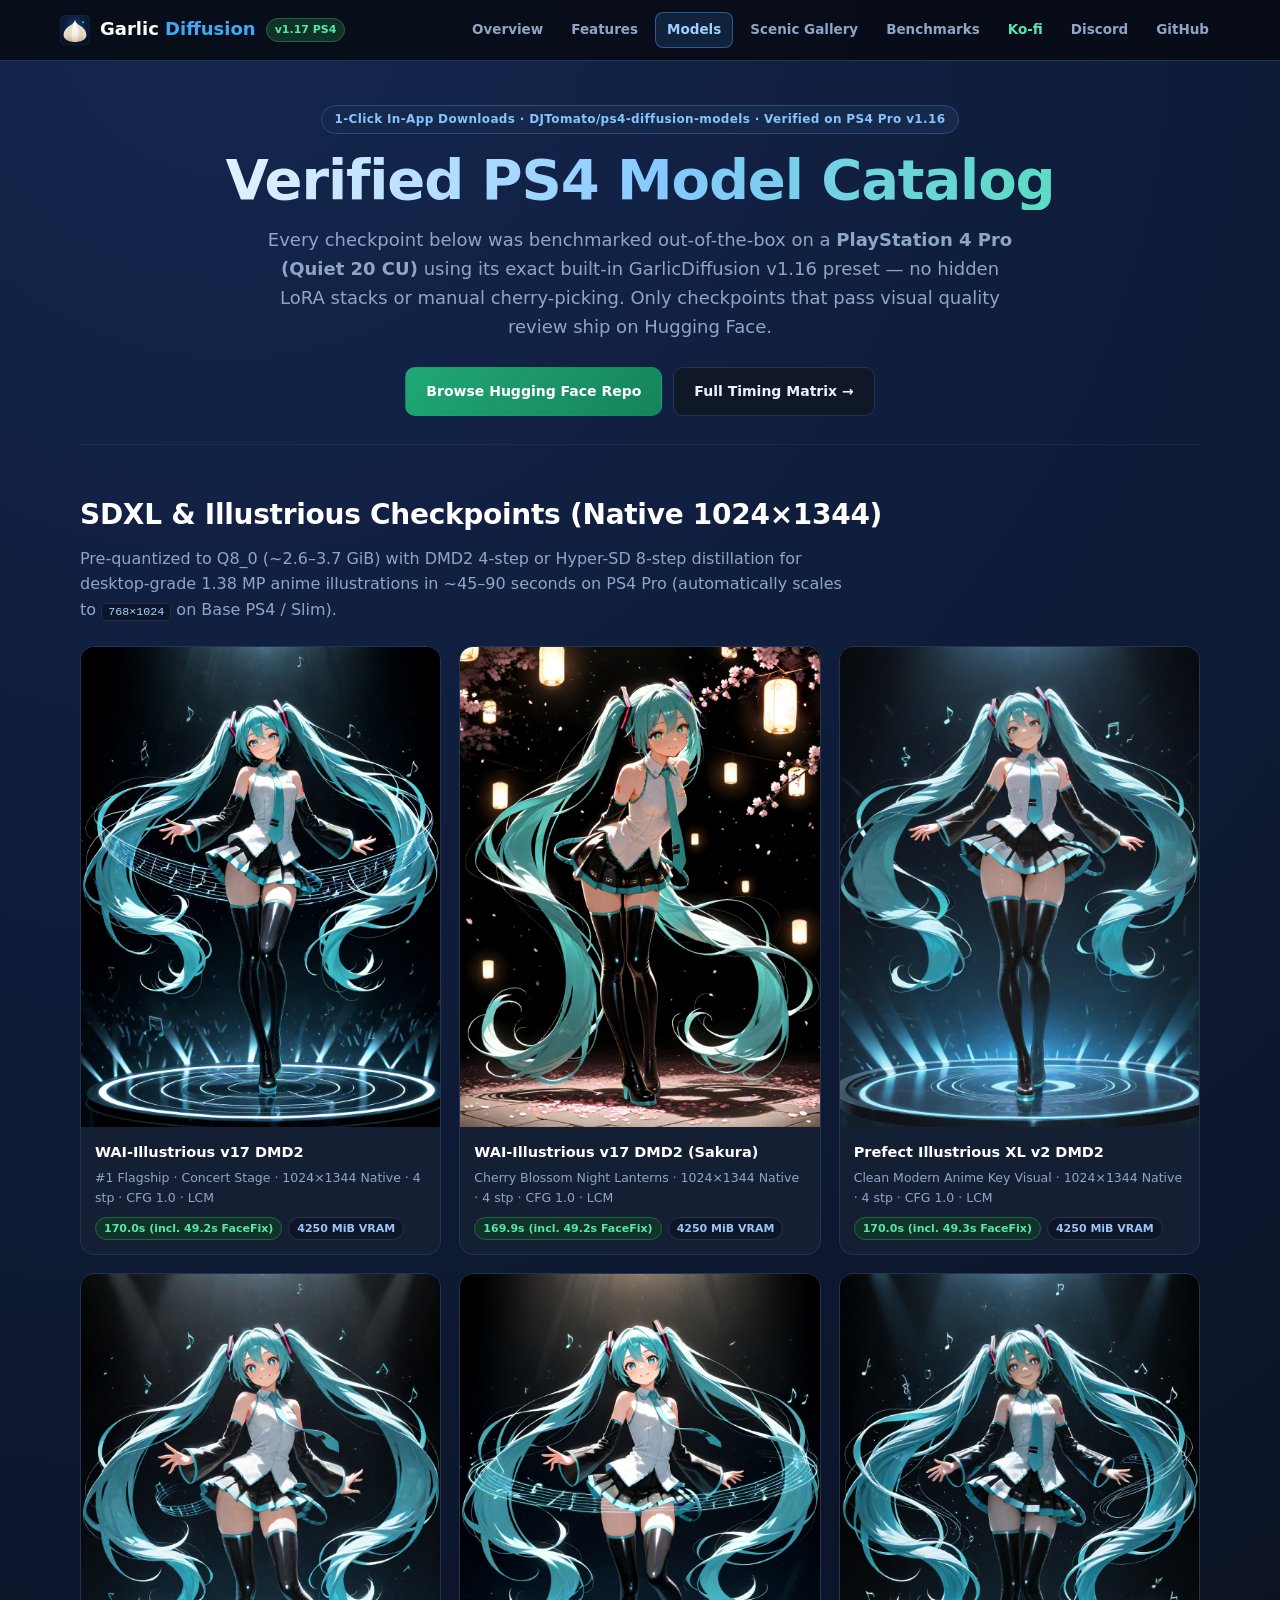
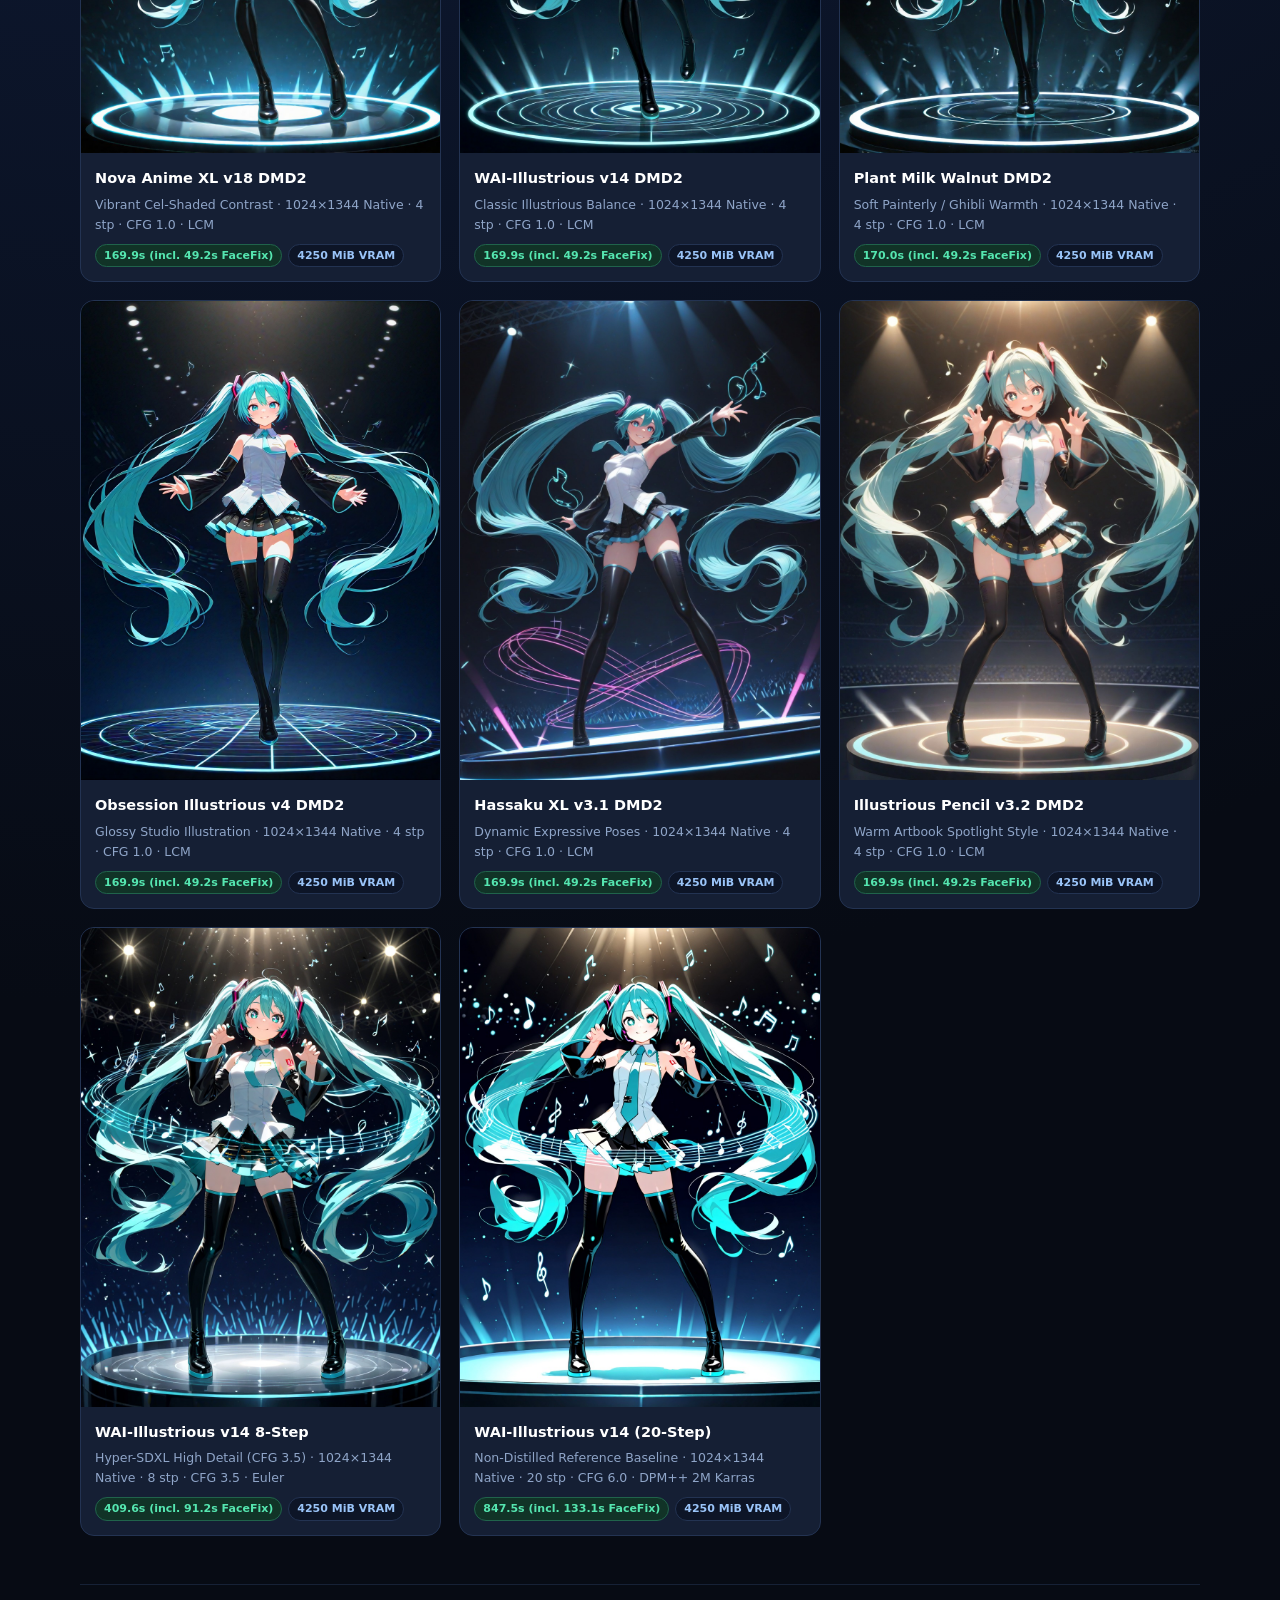
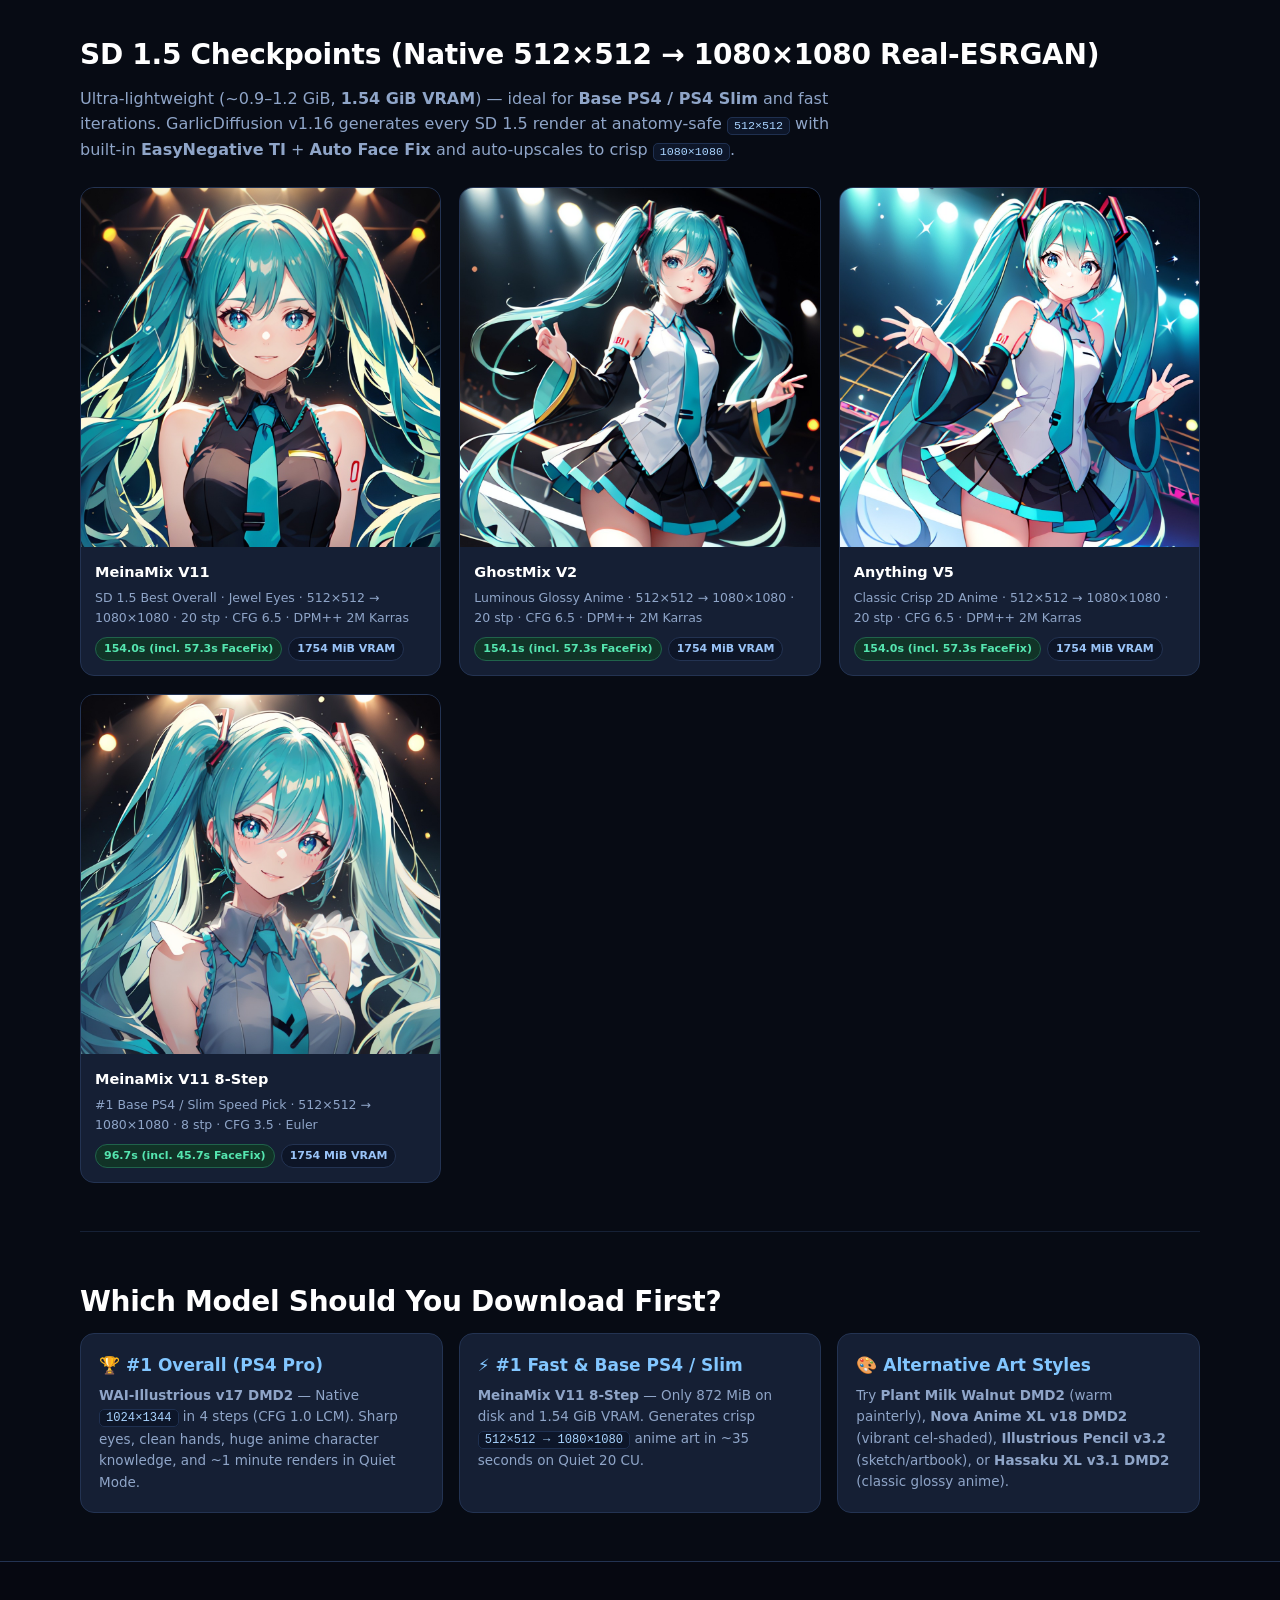
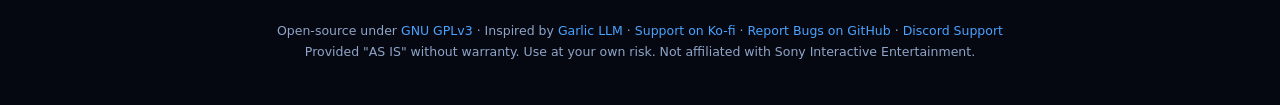
<file: docs/models.html>
<!DOCTYPE html>
<html lang="en">
<head>
<meta charset="utf-8">
<meta name="viewport" content="width=device-width,initial-scale=1">
<title>Verified Model Catalog &amp; Side-by-Side Comparison — GarlicDiffusion PS4</title>
<meta name="description" content="Side-by-side PS4 Pro Hatsune Miku benchmark comparison of every verified SDXL DMD2 and SD 1.5 model available for 1-click download in GarlicDiffusion v1.16.">
<link rel="stylesheet" href="style.css">
</head>
<body>
<nav>
  <div class="wrap nav-in">
    <a class="brand" href="index.html"><img src="logo.svg" alt="GarlicDiffusion logo"> <span>Garlic <span style="color:#3fa9f5">Diffusion</span></span> <span class="chip ok">v1.17 PS4</span></a>
    <div class="nav-links">
      <a href="index.html">Overview</a>
      <a href="features.html">Features</a>
      <a class="active" href="models.html">Models</a>
      <a href="scenic.html">Scenic Gallery</a>
      <a href="benchmarks.html">Benchmarks</a>
      <a href="https://ko-fi.com/djtomato" target="_blank" rel="noopener" style="color:#55e6b0">Ko-fi</a>
      <a href="https://discord.gg/Gbyq3kpGjc" target="_blank" rel="noopener">Discord</a>
      <a href="https://github.com/DJTOMATO/GarlicDiffusion" target="_blank" rel="noopener">GitHub</a>
    </div>
  </div>
</nav>

<main class="wrap">
  <div class="hero compact">
    <div class="pill">1-Click In-App Downloads · DJTomato/ps4-diffusion-models · Verified on PS4 Pro v1.16</div>
    <h1>Verified PS4 Model Catalog</h1>
    <p class="sub">Every checkpoint below was benchmarked out-of-the-box on a <b>PlayStation 4 Pro (Quiet 20 CU)</b> using its exact built-in GarlicDiffusion v1.16 preset — no hidden LoRA stacks or manual cherry-picking. Only checkpoints that pass visual quality review ship on Hugging Face.</p>
    <div class="cta">
      <a class="btn mint" href="https://huggingface.co/DJTomato/ps4-diffusion-models" target="_blank" rel="noopener">Browse Hugging Face Repo</a>
      <a class="btn ghost" href="benchmarks.html">Full Timing Matrix →</a>
    </div>
  </div>

  <!-- MODEL COMPARISON GALLERY (populated with final v1.16 benchmark winners) -->
  <section id="sdxl-models">
    <h2>SDXL &amp; Illustrious Checkpoints (Native 1024×1344)</h2>
    <p class="lead">Pre-quantized to Q8_0 (~2.6–3.7 GiB) with DMD2 4-step or Hyper-SD 8-step distillation for desktop-grade 1.38 MP anime illustrations in ~45–90 seconds on PS4 Pro (automatically scales to <code>768×1024</code> on Base PS4 / Slim).</p>
    <div class="samples" id="sdxl-catalog-grid">
      <div class="scard">
        <img loading="lazy" src="samples/v116_miku_wai_v17_dmd2.jpg" alt="WAI-Illustrious v17 DMD2 Hatsune Miku PS4 Pro v1.16">
        <div class="smeta">
          <div>
            <b>WAI-Illustrious v17 DMD2</b>
            <div class="subline">#1 Flagship · Concert Stage · 1024×1344 Native · 4 stp · CFG 1.0 · LCM</div>
          </div>
          <div class="chips"><span class="chip ok">170.0s (incl. 49.2s FaceFix)</span><span class="chip">4250 MiB VRAM</span></div>
        </div>
      </div>
      <div class="scard">
        <img loading="lazy" src="samples/v116_miku_wai_v17_sakura.jpg" alt="WAI-Illustrious v17 DMD2 (Sakura) Hatsune Miku PS4 Pro v1.16">
        <div class="smeta">
          <div>
            <b>WAI-Illustrious v17 DMD2 (Sakura)</b>
            <div class="subline">Cherry Blossom Night Lanterns · 1024×1344 Native · 4 stp · CFG 1.0 · LCM</div>
          </div>
          <div class="chips"><span class="chip ok">169.9s (incl. 49.2s FaceFix)</span><span class="chip">4250 MiB VRAM</span></div>
        </div>
      </div>
      <div class="scard">
        <img loading="lazy" src="samples/v116_miku_prefect_v2_dmd2.jpg" alt="Prefect Illustrious XL v2 DMD2 Hatsune Miku PS4 Pro v1.16">
        <div class="smeta">
          <div>
            <b>Prefect Illustrious XL v2 DMD2</b>
            <div class="subline">Clean Modern Anime Key Visual · 1024×1344 Native · 4 stp · CFG 1.0 · LCM</div>
          </div>
          <div class="chips"><span class="chip ok">170.0s (incl. 49.3s FaceFix)</span><span class="chip">4250 MiB VRAM</span></div>
        </div>
      </div>
      <div class="scard">
        <img loading="lazy" src="samples/v116_miku_nova_v18_dmd2.jpg" alt="Nova Anime XL v18 DMD2 Hatsune Miku PS4 Pro v1.16">
        <div class="smeta">
          <div>
            <b>Nova Anime XL v18 DMD2</b>
            <div class="subline">Vibrant Cel-Shaded Contrast · 1024×1344 Native · 4 stp · CFG 1.0 · LCM</div>
          </div>
          <div class="chips"><span class="chip ok">169.9s (incl. 49.2s FaceFix)</span><span class="chip">4250 MiB VRAM</span></div>
        </div>
      </div>
      <div class="scard">
        <img loading="lazy" src="samples/v116_miku_wai_v14_dmd2.jpg" alt="WAI-Illustrious v14 DMD2 Hatsune Miku PS4 Pro v1.16">
        <div class="smeta">
          <div>
            <b>WAI-Illustrious v14 DMD2</b>
            <div class="subline">Classic Illustrious Balance · 1024×1344 Native · 4 stp · CFG 1.0 · LCM</div>
          </div>
          <div class="chips"><span class="chip ok">169.9s (incl. 49.2s FaceFix)</span><span class="chip">4250 MiB VRAM</span></div>
        </div>
      </div>
      <div class="scard">
        <img loading="lazy" src="samples/v116_miku_plant_milk_walnut.jpg" alt="Plant Milk Walnut DMD2 Hatsune Miku PS4 Pro v1.16">
        <div class="smeta">
          <div>
            <b>Plant Milk Walnut DMD2</b>
            <div class="subline">Soft Painterly / Ghibli Warmth · 1024×1344 Native · 4 stp · CFG 1.0 · LCM</div>
          </div>
          <div class="chips"><span class="chip ok">170.0s (incl. 49.2s FaceFix)</span><span class="chip">4250 MiB VRAM</span></div>
        </div>
      </div>
      <div class="scard">
        <img loading="lazy" src="samples/v116_miku_obsession_v4_dmd2.jpg" alt="Obsession Illustrious v4 DMD2 Hatsune Miku PS4 Pro v1.16">
        <div class="smeta">
          <div>
            <b>Obsession Illustrious v4 DMD2</b>
            <div class="subline">Glossy Studio Illustration · 1024×1344 Native · 4 stp · CFG 1.0 · LCM</div>
          </div>
          <div class="chips"><span class="chip ok">169.9s (incl. 49.2s FaceFix)</span><span class="chip">4250 MiB VRAM</span></div>
        </div>
      </div>
      <div class="scard">
        <img loading="lazy" src="samples/v116_miku_hassaku_v31_dmd2.jpg" alt="Hassaku XL v3.1 DMD2 Hatsune Miku PS4 Pro v1.16">
        <div class="smeta">
          <div>
            <b>Hassaku XL v3.1 DMD2</b>
            <div class="subline">Dynamic Expressive Poses · 1024×1344 Native · 4 stp · CFG 1.0 · LCM</div>
          </div>
          <div class="chips"><span class="chip ok">169.9s (incl. 49.2s FaceFix)</span><span class="chip">4250 MiB VRAM</span></div>
        </div>
      </div>
      <div class="scard">
        <img loading="lazy" src="samples/v116_miku_pencil_v32_dmd2.jpg" alt="Illustrious Pencil v3.2 DMD2 Hatsune Miku PS4 Pro v1.16">
        <div class="smeta">
          <div>
            <b>Illustrious Pencil v3.2 DMD2</b>
            <div class="subline">Warm Artbook Spotlight Style · 1024×1344 Native · 4 stp · CFG 1.0 · LCM</div>
          </div>
          <div class="chips"><span class="chip ok">169.9s (incl. 49.2s FaceFix)</span><span class="chip">4250 MiB VRAM</span></div>
        </div>
      </div>
      <div class="scard">
        <img loading="lazy" src="samples/v116_miku_wai_v14_8step.jpg" alt="WAI-Illustrious v14 8-Step Hatsune Miku PS4 Pro v1.16">
        <div class="smeta">
          <div>
            <b>WAI-Illustrious v14 8-Step</b>
            <div class="subline">Hyper-SDXL High Detail (CFG 3.5) · 1024×1344 Native · 8 stp · CFG 3.5 · Euler</div>
          </div>
          <div class="chips"><span class="chip ok">409.6s (incl. 91.2s FaceFix)</span><span class="chip">4250 MiB VRAM</span></div>
        </div>
      </div>
      <div class="scard">
        <img loading="lazy" src="samples/v116_miku_wai_v14_20step.jpg" alt="WAI-Illustrious v14 (20-Step) Hatsune Miku PS4 Pro v1.16">
        <div class="smeta">
          <div>
            <b>WAI-Illustrious v14 (20-Step)</b>
            <div class="subline">Non-Distilled Reference Baseline · 1024×1344 Native · 20 stp · CFG 6.0 · DPM++ 2M Karras</div>
          </div>
          <div class="chips"><span class="chip ok">847.5s (incl. 133.1s FaceFix)</span><span class="chip">4250 MiB VRAM</span></div>
        </div>
      </div>
    </div>
  </section>

  <section id="sd15-models">
    <h2>SD 1.5 Checkpoints (Native 512×512 → 1080×1080 Real-ESRGAN)</h2>
    <p class="lead">Ultra-lightweight (~0.9–1.2 GiB, <b>1.54 GiB VRAM</b>) — ideal for <b>Base PS4 / PS4 Slim</b> and fast iterations. GarlicDiffusion v1.16 generates every SD 1.5 render at anatomy-safe <code>512×512</code> with built-in <b>EasyNegative TI</b> + <b>Auto Face Fix</b> and auto-upscales to crisp <code>1080×1080</code>.</p>
    <div class="samples" id="sd15-catalog-grid">
      <div class="scard sq">
        <img loading="lazy" src="samples/v116_miku_meinamix_v11.jpg" alt="MeinaMix V11 Hatsune Miku PS4 Pro v1.16">
        <div class="smeta">
          <div>
            <b>MeinaMix V11</b>
            <div class="subline">SD 1.5 Best Overall · Jewel Eyes · 512×512 → 1080×1080 · 20 stp · CFG 6.5 · DPM++ 2M Karras</div>
          </div>
          <div class="chips"><span class="chip ok">154.0s (incl. 57.3s FaceFix)</span><span class="chip">1754 MiB VRAM</span></div>
        </div>
      </div>
      <div class="scard sq">
        <img loading="lazy" src="samples/v116_miku_ghostmix_v2.jpg" alt="GhostMix V2 Hatsune Miku PS4 Pro v1.16">
        <div class="smeta">
          <div>
            <b>GhostMix V2</b>
            <div class="subline">Luminous Glossy Anime · 512×512 → 1080×1080 · 20 stp · CFG 6.5 · DPM++ 2M Karras</div>
          </div>
          <div class="chips"><span class="chip ok">154.1s (incl. 57.3s FaceFix)</span><span class="chip">1754 MiB VRAM</span></div>
        </div>
      </div>
      <div class="scard sq">
        <img loading="lazy" src="samples/v116_miku_anything_v5.jpg" alt="Anything V5 Hatsune Miku PS4 Pro v1.16">
        <div class="smeta">
          <div>
            <b>Anything V5</b>
            <div class="subline">Classic Crisp 2D Anime · 512×512 → 1080×1080 · 20 stp · CFG 6.5 · DPM++ 2M Karras</div>
          </div>
          <div class="chips"><span class="chip ok">154.0s (incl. 57.3s FaceFix)</span><span class="chip">1754 MiB VRAM</span></div>
        </div>
      </div>
      <div class="scard sq">
        <img loading="lazy" src="samples/v116_miku_meinamix_8step.jpg" alt="MeinaMix V11 8-Step Hatsune Miku PS4 Pro v1.16">
        <div class="smeta">
          <div>
            <b>MeinaMix V11 8-Step</b>
            <div class="subline">#1 Base PS4 / Slim Speed Pick · 512×512 → 1080×1080 · 8 stp · CFG 3.5 · Euler</div>
          </div>
          <div class="chips"><span class="chip ok">96.7s (incl. 45.7s FaceFix)</span><span class="chip">1754 MiB VRAM</span></div>
        </div>
      </div>
    </div>
  </section>

  <section id="picking-guide">
    <h2>Which Model Should You Download First?</h2>
    <div class="grid-3">
      <div class="card">
        <h3>🏆 #1 Overall (PS4 Pro)</h3>
        <p><b>WAI-Illustrious v17 DMD2</b> — Native <code>1024×1344</code> in 4 steps (CFG 1.0 LCM). Sharp eyes, clean hands, huge anime character knowledge, and ~1 minute renders in Quiet Mode.</p>
      </div>
      <div class="card">
        <h3>⚡ #1 Fast &amp; Base PS4 / Slim</h3>
        <p><b>MeinaMix V11 8-Step</b> — Only 872 MiB on disk and 1.54 GiB VRAM. Generates crisp <code>512×512 → 1080×1080</code> anime art in ~35 seconds on Quiet 20 CU.</p>
      </div>
      <div class="card">
        <h3>🎨 Alternative Art Styles</h3>
        <p>Try <b>Plant Milk Walnut DMD2</b> (warm painterly), <b>Nova Anime XL v18 DMD2</b> (vibrant cel-shaded), <b>Illustrious Pencil v3.2</b> (sketch/artbook), or <b>Hassaku XL v3.1 DMD2</b> (classic glossy anime).</p>
      </div>
    </div>
  </section>
</main>

<footer>
  <div class="wrap foot-meta">
    Open-source under <a href="https://github.com/DJTOMATO/GarlicDiffusion/blob/main/LICENSE">GNU GPLv3</a> ·
    Inspired by <a href="https://garlicllm.dev">Garlic LLM</a> ·
    <a href="https://ko-fi.com/djtomato">Support on Ko-fi</a> ·
    <a href="https://github.com/DJTOMATO/GarlicDiffusion/issues">Report Bugs on GitHub</a> ·
    <a href="https://discord.gg/Gbyq3kpGjc">Discord Support</a><br>
    Provided "AS IS" without warranty. Use at your own risk. Not affiliated with Sony Interactive Entertainment.
  </div>
</footer>
<script src="lightbox.js"></script>
</body>
</html>
</file>
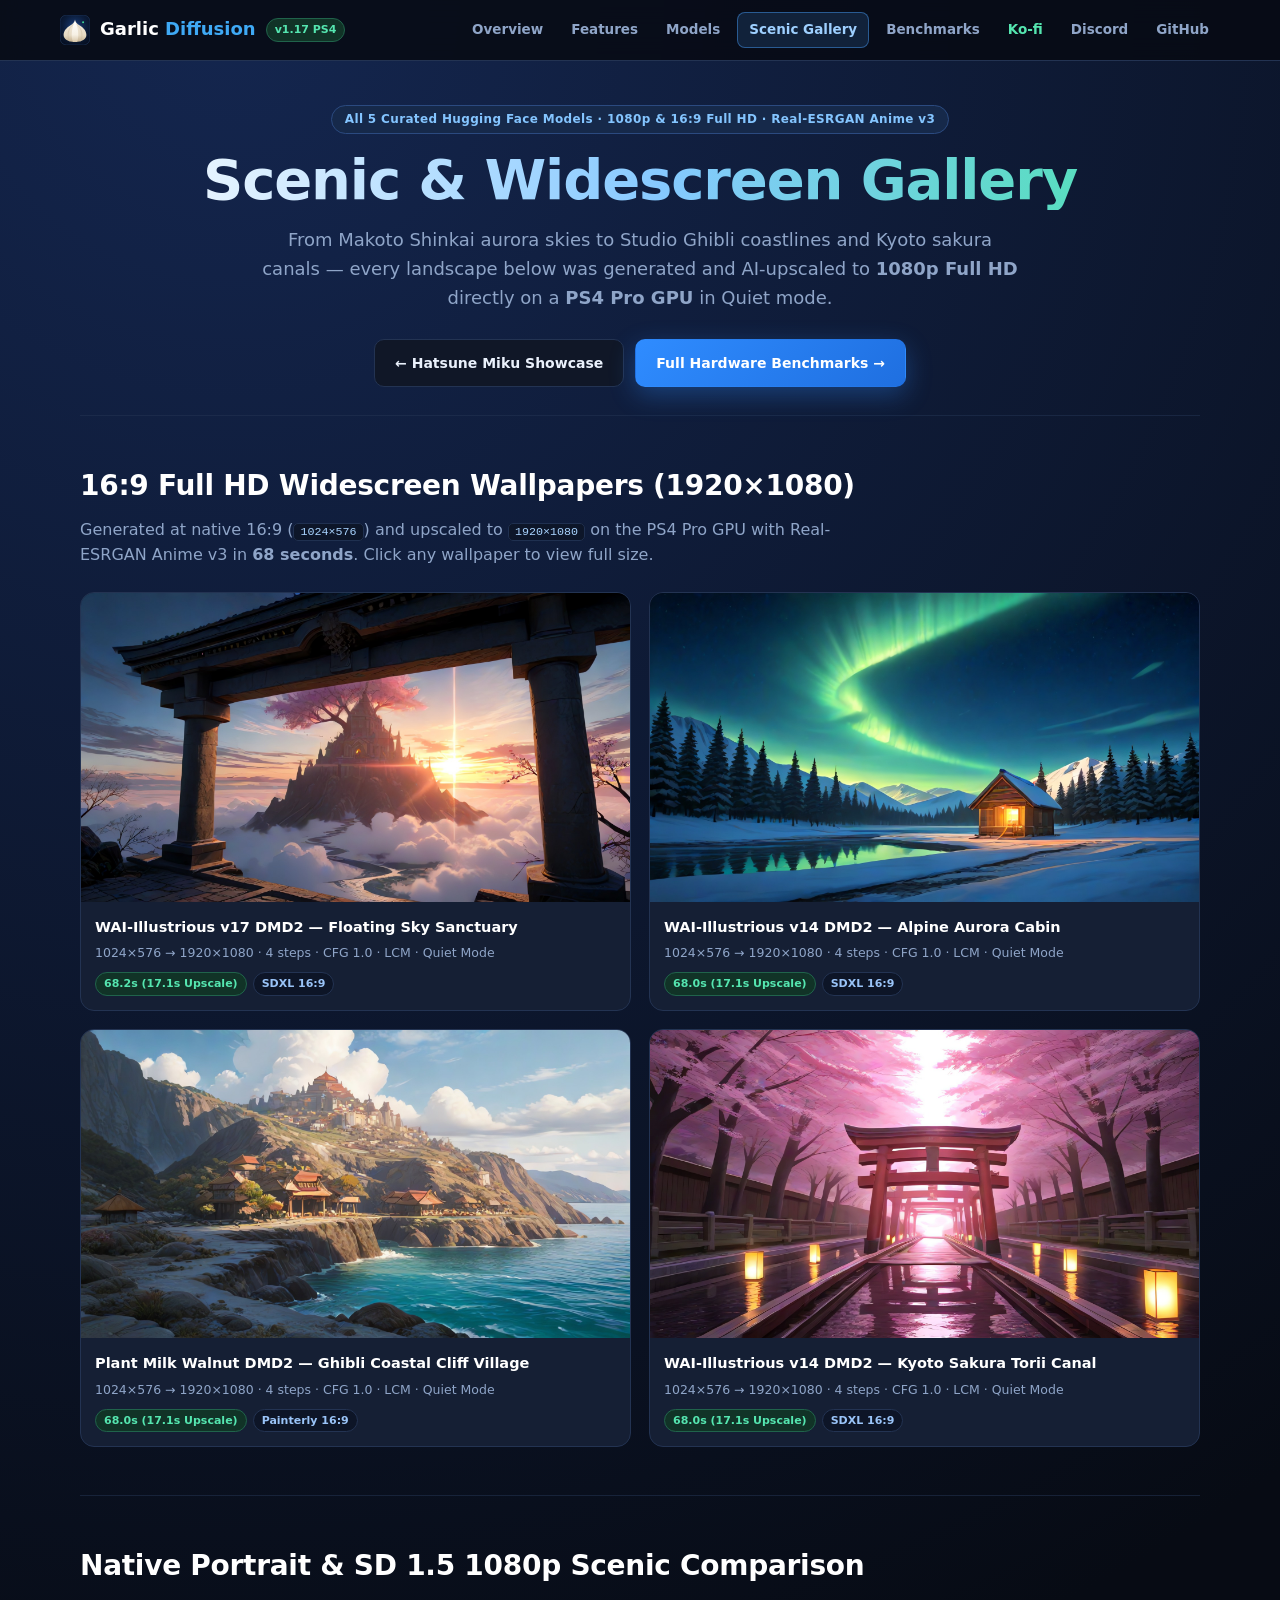
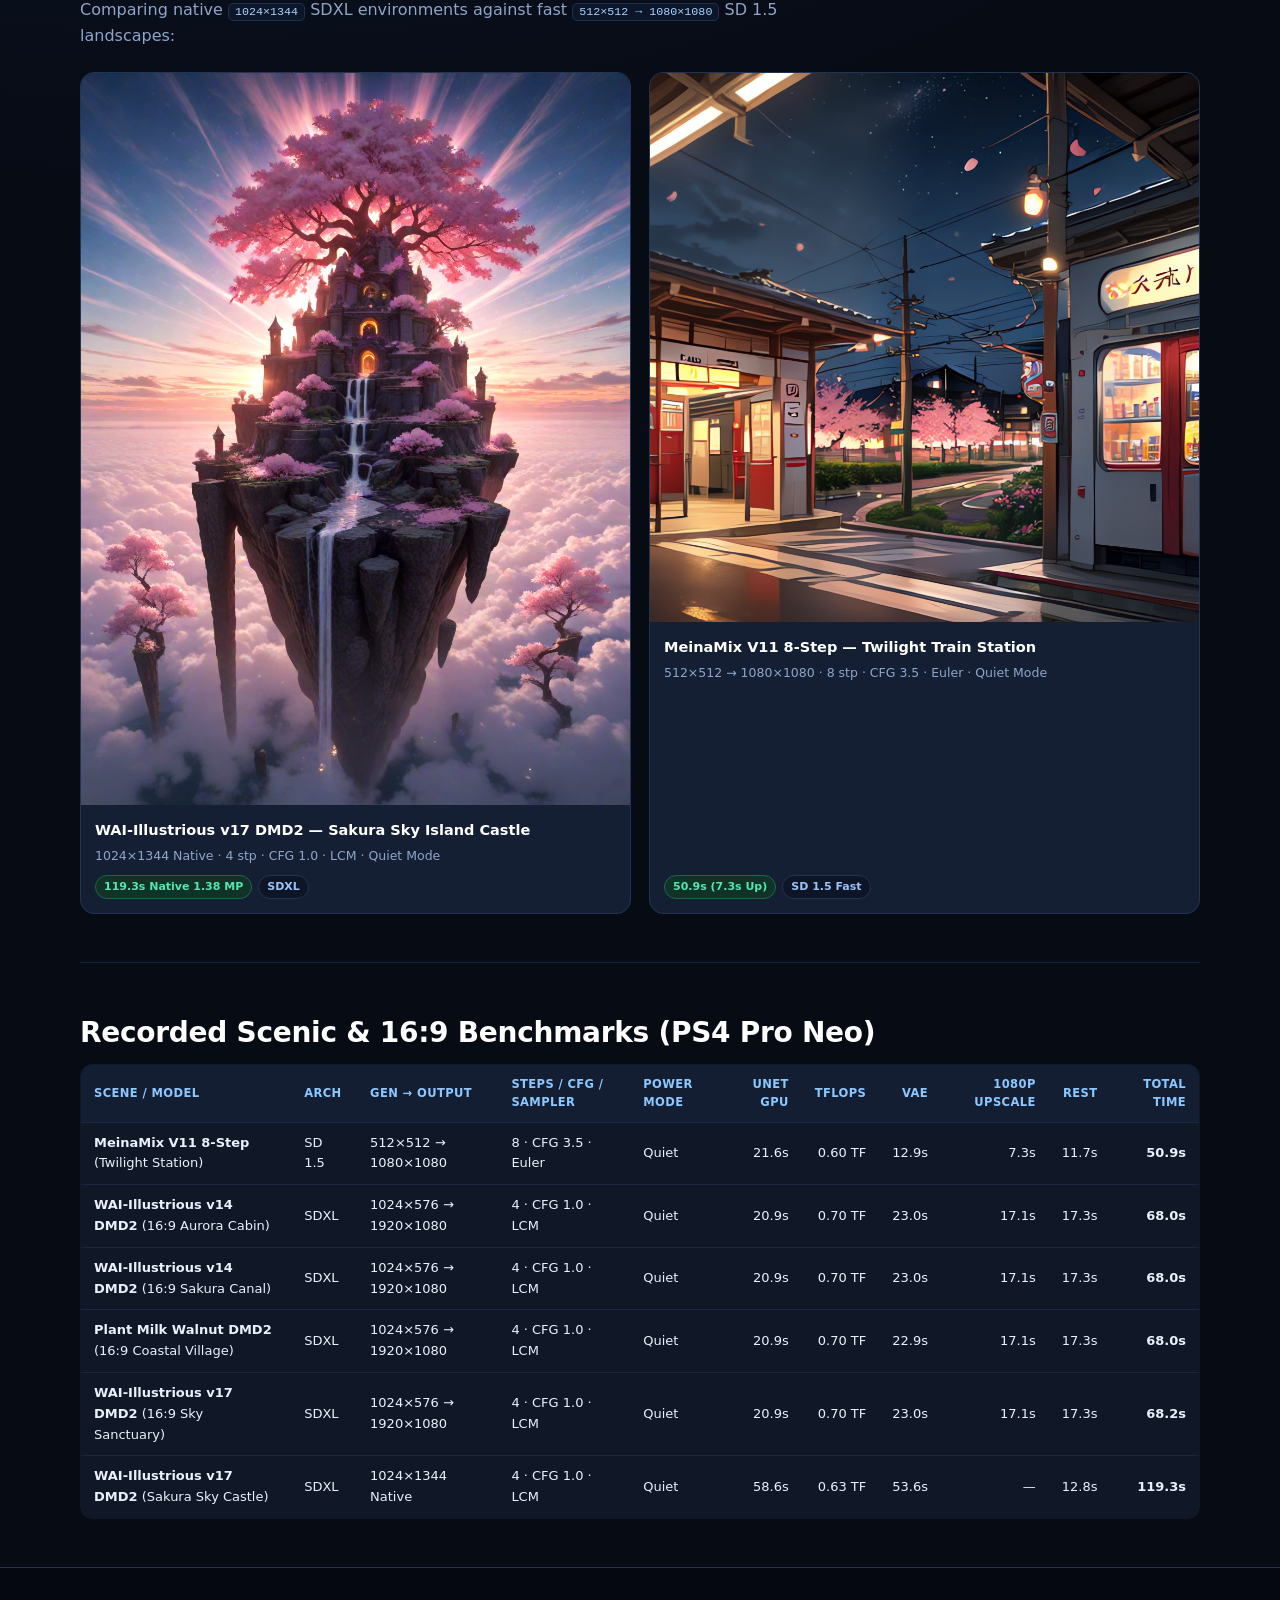
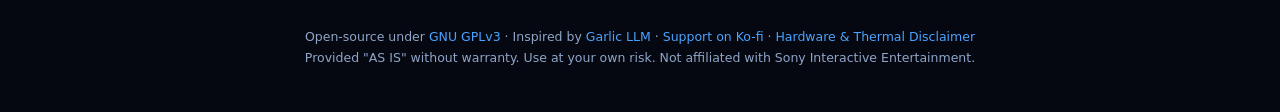
<file: docs/scenic.html>
<!DOCTYPE html>
<html lang="en">
<head>
<meta charset="utf-8">
<meta name="viewport" content="width=device-width,initial-scale=1">
<title>Scenic &amp; 16:9 Widescreen Showcase — GarlicDiffusion on PS4 Pro</title>
<meta name="description" content="1080p and 16:9 widescreen anime landscapes and fantasy environments generated 100% locally on a PlayStation 4 Pro GPU across all 5 curated GarlicDiffusion models.">
<link rel="stylesheet" href="style.css">
</head>
<body>
<nav>
  <div class="wrap nav-in">
    <a class="brand" href="index.html"><img src="logo.svg" alt="GarlicDiffusion logo"> <span>Garlic <span style="color:#3fa9f5">Diffusion</span></span> <span class="chip ok">v1.17 PS4</span></a>
    <div class="nav-links">
      <a href="index.html">Overview</a>
      <a href="features.html">Features</a>
      <a href="models.html">Models</a>
      <a class="active" href="scenic.html">Scenic Gallery</a>
      <a href="benchmarks.html">Benchmarks</a>
      <a href="https://ko-fi.com/djtomato" target="_blank" rel="noopener" style="color:#55e6b0">Ko-fi</a>
      <a href="https://discord.gg/Gbyq3kpGjc" target="_blank" rel="noopener">Discord</a>
      <a href="https://github.com/DJTOMATO/GarlicDiffusion" target="_blank" rel="noopener">GitHub</a>
    </div>
  </div>
</nav>

<main class="wrap">
  <div class="hero compact">
    <div class="pill">All 5 Curated Hugging Face Models · 1080p &amp; 16:9 Full HD · Real-ESRGAN Anime v3</div>
    <h1>Scenic &amp; Widescreen Gallery</h1>
    <p class="sub">From Makoto Shinkai aurora skies to Studio Ghibli coastlines and Kyoto sakura canals — every landscape below was generated and AI-upscaled to <b>1080p Full HD</b> directly on a <b>PS4 Pro GPU</b> in Quiet mode.</p>
    <div class="cta">
      <a class="btn ghost" href="index.html">← Hatsune Miku Showcase</a>
      <a class="btn primary" href="benchmarks.html">Full Hardware Benchmarks →</a>
    </div>
  </div>

  <!-- PART 1: 16:9 WIDESCREEN WALLPAPERS -->
  <section id="widescreen">
    <h2>16:9 Full HD Widescreen Wallpapers (1920×1080)</h2>
    <p class="lead">Generated at native 16:9 (<code>1024×576</code>) and upscaled to <code>1920×1080</code> on the PS4 Pro GPU with Real-ESRGAN Anime v3 in <b>68 seconds</b>. Click any wallpaper to view full size.</p>

    <div class="samples-wide">
      <div class="scard wide">
        <img loading="lazy" src="samples/v116_scenic_v17_16x9_sanctuary.jpg" alt="16:9 Floating Sky Sanctuary Sunset on PS4 Pro v1.16">
        <div class="smeta">
          <div>
            <b>WAI-Illustrious v17 DMD2 — Floating Sky Sanctuary</b>
            <div class="subline">1024×576 → 1920×1080 · 4 steps · CFG 1.0 · LCM · Quiet Mode</div>
          </div>
          <div class="chips"><span class="chip ok">68.2s (17.1s Upscale)</span><span class="chip">SDXL 16:9</span></div>
        </div>
      </div>

      <div class="scard wide">
        <img loading="lazy" src="samples/v116_scenic_v14_16x9_aurora.jpg" alt="16:9 Alpine Aurora Lake on PS4 Pro v1.16">
        <div class="smeta">
          <div>
            <b>WAI-Illustrious v14 DMD2 — Alpine Aurora Cabin</b>
            <div class="subline">1024×576 → 1920×1080 · 4 steps · CFG 1.0 · LCM · Quiet Mode</div>
          </div>
          <div class="chips"><span class="chip ok">68.0s (17.1s Upscale)</span><span class="chip">SDXL 16:9</span></div>
        </div>
      </div>

      <div class="scard wide">
        <img loading="lazy" src="samples/v116_scenic_walnut_16x9_coastal.jpg" alt="16:9 Mediterranean Coastal Cliff Village on PS4 Pro v1.16">
        <div class="smeta">
          <div>
            <b>Plant Milk Walnut DMD2 — Ghibli Coastal Cliff Village</b>
            <div class="subline">1024×576 → 1920×1080 · 4 steps · CFG 1.0 · LCM · Quiet Mode</div>
          </div>
          <div class="chips"><span class="chip ok">68.0s (17.1s Upscale)</span><span class="chip">Painterly 16:9</span></div>
        </div>
      </div>

      <div class="scard wide">
        <img loading="lazy" src="samples/v116_scenic_v14_16x9_sakura.jpg" alt="16:9 Kyoto Sakura Torii Canal on PS4 Pro v1.16">
        <div class="smeta">
          <div>
            <b>WAI-Illustrious v14 DMD2 — Kyoto Sakura Torii Canal</b>
            <div class="subline">1024×576 → 1920×1080 · 4 steps · CFG 1.0 · LCM · Quiet Mode</div>
          </div>
          <div class="chips"><span class="chip ok">68.0s (17.1s Upscale)</span><span class="chip">SDXL 16:9</span></div>
        </div>
      </div>
    </div>
  </section>

  <!-- PART 2: CURATED MODELS SCENIC COMPARISON -->
  <section id="all-models">
    <h2>Native Portrait &amp; SD 1.5 1080p Scenic Comparison</h2>
    <p class="lead">Comparing native <code>1024×1344</code> SDXL environments against fast <code>512×512 → 1080×1080</code> SD 1.5 landscapes:</p>

    <div class="samples">
      <div class="scard">
        <img loading="lazy" src="samples/v116_scenic_v17_portrait_castle.jpg" alt="WAI-Illustrious v17 DMD2 Floating Sakura Sky Castle 1024x1344">
        <div class="smeta">
          <div>
            <b>WAI-Illustrious v17 DMD2 — Sakura Sky Island Castle</b>
            <div class="subline">1024×1344 Native · 4 stp · CFG 1.0 · LCM · Quiet Mode</div>
          </div>
          <div class="chips"><span class="chip ok">119.3s Native 1.38 MP</span><span class="chip">SDXL</span></div>
        </div>
      </div>

      <div class="scard sq">
        <img loading="lazy" src="samples/v116_scenic_meina_station.jpg" alt="MeinaMix V11 8-Step Japanese Twilight Train Station 1080x1080">
        <div class="smeta">
          <div>
            <b>MeinaMix V11 8-Step — Twilight Train Station</b>
            <div class="subline">512×512 → 1080×1080 · 8 stp · CFG 3.5 · Euler · Quiet Mode</div>
          </div>
          <div class="chips"><span class="chip ok">50.9s (7.3s Up)</span><span class="chip">SD 1.5 Fast</span></div>
        </div>
      </div>
    </div>
  </section>

  <!-- SCENIC BENCHMARK TABLE -->
  <section id="scenic-stats">
    <h2>Recorded Scenic &amp; 16:9 Benchmarks (PS4 Pro Neo)</h2>
    <div class="tscroll">
      <table>
        <thead>
          <tr>
            <th>Scene / Model</th>
            <th>Arch</th>
            <th>Gen → Output</th>
            <th>Steps / CFG / Sampler</th>
            <th>Power Mode</th>
            <th class="num">UNet GPU</th>
            <th class="num">TFLOPS</th>
            <th class="num">VAE</th>
            <th class="num">1080p Upscale</th>
            <th class="num">Rest</th>
            <th class="num">Total Time</th>
          </tr>
        </thead>
        <tbody>
          <tr><td><b>MeinaMix V11 8-Step</b> (Twilight Station)</td><td>SD 1.5</td><td>512×512 → 1080×1080</td><td>8 · CFG 3.5 · Euler</td><td>Quiet</td><td class="num">21.6s</td><td class="num">0.60 TF</td><td class="num">12.9s</td><td class="num">7.3s</td><td class="num">11.7s</td><td class="num"><b>50.9s</b></td></tr>
          <tr><td><b>WAI-Illustrious v14 DMD2</b> (16:9 Aurora Cabin)</td><td>SDXL</td><td>1024×576 → 1920×1080</td><td>4 · CFG 1.0 · LCM</td><td>Quiet</td><td class="num">20.9s</td><td class="num">0.70 TF</td><td class="num">23.0s</td><td class="num">17.1s</td><td class="num">17.3s</td><td class="num"><b>68.0s</b></td></tr>
          <tr><td><b>WAI-Illustrious v14 DMD2</b> (16:9 Sakura Canal)</td><td>SDXL</td><td>1024×576 → 1920×1080</td><td>4 · CFG 1.0 · LCM</td><td>Quiet</td><td class="num">20.9s</td><td class="num">0.70 TF</td><td class="num">23.0s</td><td class="num">17.1s</td><td class="num">17.3s</td><td class="num"><b>68.0s</b></td></tr>
          <tr><td><b>Plant Milk Walnut DMD2</b> (16:9 Coastal Village)</td><td>SDXL</td><td>1024×576 → 1920×1080</td><td>4 · CFG 1.0 · LCM</td><td>Quiet</td><td class="num">20.9s</td><td class="num">0.70 TF</td><td class="num">22.9s</td><td class="num">17.1s</td><td class="num">17.3s</td><td class="num"><b>68.0s</b></td></tr>
          <tr><td><b>WAI-Illustrious v17 DMD2</b> (16:9 Sky Sanctuary)</td><td>SDXL</td><td>1024×576 → 1920×1080</td><td>4 · CFG 1.0 · LCM</td><td>Quiet</td><td class="num">20.9s</td><td class="num">0.70 TF</td><td class="num">23.0s</td><td class="num">17.1s</td><td class="num">17.3s</td><td class="num"><b>68.2s</b></td></tr>
          <tr><td><b>WAI-Illustrious v17 DMD2</b> (Sakura Sky Castle)</td><td>SDXL</td><td>1024×1344 Native</td><td>4 · CFG 1.0 · LCM</td><td>Quiet</td><td class="num">58.6s</td><td class="num">0.63 TF</td><td class="num">53.6s</td><td class="num">—</td><td class="num">12.8s</td><td class="num"><b>119.3s</b></td></tr>
        </tbody>
      </table>
    </div>
  </section>
</main>

<footer>
  <div class="wrap foot-meta">
    Open-source under <a href="https://github.com/DJTOMATO/GarlicDiffusion/blob/main/LICENSE">GNU GPLv3</a> ·
    Inspired by <a href="https://garlicllm.dev">Garlic LLM</a> ·
    <a href="https://ko-fi.com/djtomato">Support on Ko-fi</a> ·
    <a href="https://github.com/DJTOMATO/GarlicDiffusion/blob/main/DISCLAIMER.md">Hardware &amp; Thermal Disclaimer</a><br>
    Provided "AS IS" without warranty. Use at your own risk. Not affiliated with Sony Interactive Entertainment.
  </div>
</footer>
<script src="lightbox.js"></script>
</body>
</html>
</file>
<file: docs/style.css>
:root {
  --bg: #070b14;
  --bg2: #0b1120;
  --panel: #101727;
  --card: #151f34;
  --card-hover: #1a2742;
  --border: #233352;
  --accent: #4aa3ff;
  --accent2: #35d49a;
  --warn: #f59e0b;
  --danger: #f87171;
  --text: #eaf1fc;
  --muted: #8fa5c8;
  --radius: 14px;
}
* { box-sizing: border-box; }
html { scroll-behavior: smooth; }
body {
  margin: 0;
  background: radial-gradient(circle at 18% 0%, #14264f 0%, var(--bg) 52%);
  color: var(--text);
  font-family: system-ui, -apple-system, Segoe UI, Roboto, Helvetica, Arial, sans-serif;
  line-height: 1.6;
}
a { color: var(--accent); text-decoration: none; }
a:hover { text-decoration: underline; }
code {
  background: #0d1629;
  border: 1px solid #1f3050;
  border-radius: 5px;
  padding: 1px 6px;
  font-size: 0.9em;
  color: #a9d4ff;
}
pre {
  background: #090f1d;
  border: 1px solid var(--border);
  border-radius: 12px;
  padding: 16px;
  overflow-x: auto;
  font-size: 13px;
  color: #cfe2ff;
  line-height: 1.5;
}
.wrap { max-width: 1160px; margin: 0 auto; padding: 0 20px; }

/* Navigation */
nav {
  position: sticky;
  top: 0;
  z-index: 40;
  background: rgba(7, 11, 20, 0.88);
  backdrop-filter: blur(12px);
  border-bottom: 1px solid var(--border);
}
.nav-in {
  display: flex;
  align-items: center;
  justify-content: space-between;
  padding: 12px 0;
  gap: 14px;
  flex-wrap: wrap;
}
.brand {
  display: flex;
  align-items: center;
  gap: 10px;
  font-weight: 800;
  font-size: 18px;
  color: #fff;
}
.brand:hover { text-decoration: none; }
.brand img { width: 30px; height: 30px; }
.nav-links {
  display: flex;
  gap: 6px;
  font-size: 13.5px;
  font-weight: 600;
  flex-wrap: wrap;
  align-items: center;
}
.nav-links a {
  color: var(--muted);
  padding: 6px 11px;
  border-radius: 8px;
  transition: background 0.15s, color 0.15s;
}
.nav-links a:hover, .nav-links a.active {
  color: #fff;
  background: rgba(74, 163, 255, 0.15);
  text-decoration: none;
}
.nav-links a.active {
  border: 1px solid rgba(74, 163, 255, 0.45);
  color: #9ed0ff;
}

/* Hero */
.hero { padding: 62px 0 38px; text-align: center; }
.hero.compact { padding: 44px 0 28px; }
.pill {
  display: inline-block;
  padding: 4px 13px;
  border-radius: 99px;
  background: #16294a;
  border: 1px solid #2b4a80;
  color: #84c5ff;
  font-size: 12px;
  font-weight: 700;
  letter-spacing: 0.35px;
  margin-bottom: 16px;
}
h1 {
  font-size: clamp(32px, 5.2vw, 56px);
  line-height: 1.08;
  margin: 0 0 16px;
  letter-spacing: -0.02em;
  background: linear-gradient(95deg, #ffffff 0%, #86c9ff 52%, #4be3ad 100%);
  -webkit-background-clip: text;
  -webkit-text-fill-color: transparent;
}
.sub {
  max-width: 760px;
  margin: 0 auto 26px;
  font-size: 18px;
  color: var(--muted);
}
.cta { display: flex; gap: 11px; justify-content: center; flex-wrap: wrap; }
.btn {
  display: inline-flex;
  align-items: center;
  gap: 8px;
  padding: 12px 20px;
  border-radius: 10px;
  font-weight: 700;
  font-size: 14px;
  border: 1px solid transparent;
  transition: transform 0.12s, opacity 0.12s, border-color 0.15s;
  cursor: pointer;
}
.btn:hover { transform: translateY(-1px); text-decoration: none; }
.btn.primary {
  background: linear-gradient(135deg, #2f8cff, #1f6fe0);
  color: #fff;
  box-shadow: 0 8px 26px rgba(47, 140, 255, 0.32);
}
.btn.mint { background: linear-gradient(135deg, #20a876, #16835b); color: #fff; }
.btn.ghost { background: var(--panel); border-color: var(--border); color: var(--text); }
.btn.ghost:hover { border-color: var(--accent); }

/* Punchy Hero Stats Strip */
.stats-strip {
  display: grid;
  grid-template-columns: repeat(auto-fit, minmax(210px, 1fr));
  gap: 14px;
  margin: 34px auto 0;
}
.stat-card {
  background: linear-gradient(180deg, #15213a 0%, #10182a 100%);
  border: 1px solid var(--border);
  border-radius: var(--radius);
  padding: 18px 16px;
  text-align: center;
}
.stat-val {
  font-size: 30px;
  font-weight: 800;
  line-height: 1.1;
  background: linear-gradient(90deg, #7cc7ff, #4be3ad);
  -webkit-background-clip: text;
  -webkit-text-fill-color: transparent;
}
.stat-lbl { font-size: 13px; font-weight: 700; color: #fff; margin-top: 6px; }
.stat-sub { font-size: 12px; color: var(--muted); margin-top: 2px; }

/* Sections */
section { padding: 48px 0; border-top: 1px solid rgba(35, 51, 82, 0.55); }
h2 { font-size: 28px; margin: 0 0 8px; color: #fff; letter-spacing: -0.01em; }
h3 { font-size: 17px; margin: 0 0 6px; color: #82c6ff; }
.lead { color: var(--muted); margin: 0 0 24px; max-width: 780px; }

/* Grids & Cards */
.grid { display: grid; grid-template-columns: repeat(auto-fit, minmax(265px, 1fr)); gap: 16px; }
.grid-3 { display: grid; grid-template-columns: repeat(3, 1fr); gap: 16px; }
.grid-2 { display: grid; grid-template-columns: repeat(auto-fit, minmax(340px, 1fr)); gap: 18px; }
@media (max-width: 860px) { .grid-3 { grid-template-columns: repeat(2, 1fr); } }
@media (max-width: 560px) { .grid-3 { grid-template-columns: 1fr; } }
.card {
  background: var(--card);
  border: 1px solid var(--border);
  border-radius: var(--radius);
  padding: 18px;
}
.card p { margin: 0; font-size: 13.5px; color: var(--muted); }

/* Speed Tier Cards */
.tier-grid { display: grid; grid-template-columns: repeat(auto-fit, minmax(220px, 1fr)); gap: 14px; }
.tier-card {
  background: var(--card);
  border: 1px solid var(--border);
  border-radius: var(--radius);
  padding: 18px;
  display: flex;
  flex-direction: column;
  gap: 6px;
}
.tier-card.highlight { border-color: #2b7de9; box-shadow: 0 0 0 1px rgba(74, 163, 255, 0.25) inset; }
.tier-time { font-size: 26px; font-weight: 800; color: #52e3ab; }
.tier-title { font-weight: 700; color: #fff; font-size: 15px; }
.tier-desc { font-size: 12.5px; color: var(--muted); }

/* Gallery Cards */
.samples { display: grid; grid-template-columns: repeat(auto-fit, minmax(290px, 1fr)); gap: 18px; }
.samples-wide { display: grid; grid-template-columns: repeat(auto-fit, minmax(440px, 1fr)); gap: 18px; }
.scard {
  background: var(--card);
  border: 1px solid var(--border);
  border-radius: var(--radius);
  overflow: hidden;
  display: flex;
  flex-direction: column;
  transition: transform 0.14s, border-color 0.14s;
}
.scard:hover { transform: translateY(-2px); border-color: var(--accent); }
.scard img {
  width: 100%;
  aspect-ratio: 3 / 4;
  object-fit: cover;
  background: #05080f;
  display: block;
  cursor: zoom-in;
}
.scard.wide img { aspect-ratio: 16 / 9; }
.scard.sq img { aspect-ratio: 1 / 1; }
.smeta { padding: 14px; font-size: 13px; flex: 1; display: flex; flex-direction: column; justify-content: space-between; }
.smeta > div > b { color: #fff; display: block; margin-bottom: 4px; font-size: 14.5px; }
.smeta .subline { color: var(--muted); font-size: 12.5px; }

/* Chips */
.chips { display: flex; gap: 6px; flex-wrap: wrap; margin-top: 9px; }
.chip {
  font-size: 11px;
  padding: 2px 8px;
  border-radius: 99px;
  background: #0d1527;
  border: 1px solid var(--border);
  color: #9ac4f8;
  font-weight: 600;
}
.chip.ok { background: #113327; border-color: #20634b; color: #55e6b0; }
.chip.warn { background: #332510; border-color: #70501b; color: #fbbf24; }

/* Tables */
table {
  width: 100%;
  border-collapse: collapse;
  background: var(--panel);
  border: 1px solid var(--border);
  border-radius: 12px;
  overflow: hidden;
  font-size: 13px;
}
th, td { padding: 10px 13px; text-align: left; border-bottom: 1px solid rgba(35, 51, 82, 0.6); }
th { background: #141e33; color: #8cc8ff; font-size: 11.5px; text-transform: uppercase; letter-spacing: 0.4px; }
tr:last-child td { border-bottom: 0; }
.tscroll { overflow-x: auto; border-radius: 12px; }
.num { text-align: right; font-variant-numeric: tabular-nums; }

/* Horizontal Benchmark Bars */
.bar-row { display: grid; grid-template-columns: 165px 1fr 78px; gap: 12px; align-items: center; margin-bottom: 10px; font-size: 13px; }
.bar-track { height: 14px; background: #0c1425; border: 1px solid var(--border); border-radius: 99px; overflow: hidden; }
.bar-fill { height: 100%; border-radius: 99px; background: linear-gradient(90deg, #2f8cff, #35d49a); }
.bar-fill.silent { background: linear-gradient(90deg, #20a876, #55e6b0); }
.bar-fill.turbo { background: linear-gradient(90deg, #f59e0b, #f87171); }

/* Alerts / Disclaimers */
.notice {
  background: rgba(245, 158, 11, 0.08);
  border: 1px solid rgba(245, 158, 11, 0.4);
  border-radius: var(--radius);
  padding: 18px 20px;
  font-size: 13.5px;
  color: #fde68a;
}
.notice b { color: #fef3c7; }
.notice p { margin: 6px 0 0; color: #e2d5b5; }
.credit-banner {
  background: linear-gradient(135deg, #111e38, #102430);
  border: 1px solid #294970;
  border-radius: var(--radius);
  padding: 22px;
}

/* FAQ */
details.faq {
  background: var(--card);
  border: 1px solid var(--border);
  border-radius: 12px;
  padding: 14px 18px;
  margin-bottom: 10px;
}
details.faq summary {
  cursor: pointer;
  font-weight: 700;
  color: #fff;
  font-size: 15px;
  list-style: none;
  display: flex;
  justify-content: space-between;
  align-items: center;
}
details.faq summary::after { content: "+"; color: var(--accent); font-size: 20px; font-weight: 600; }
details.faq[open] summary::after { content: "−"; }
details.faq p { margin: 10px 0 0; color: var(--muted); font-size: 14px; }

/* Support Box */
.support-box {
  background: linear-gradient(135deg, #13203b, #11292a);
  border: 1px solid #2b4a6e;
  border-radius: 16px;
  padding: 30px;
  text-align: center;
}

/* Lightbox */
.lb-modal {
  position: fixed;
  inset: 0;
  background: rgba(4, 7, 14, 0.94);
  z-index: 100;
  display: none;
  align-items: center;
  justify-content: center;
  flex-direction: column;
  padding: 20px;
  gap: 12px;
}
.lb-modal.open { display: flex; }
.lb-modal img { max-width: 95vw; max-height: 82vh; border-radius: 10px; border: 1px solid var(--border); box-shadow: 0 20px 60px rgba(0, 0, 0, 0.7); }
.lb-cap { color: var(--text); font-size: 13.5px; text-align: center; max-width: 820px; }
.lb-close {
  position: fixed;
  top: 16px;
  right: 20px;
  background: #1b2844;
  border: 1px solid var(--border);
  color: #fff;
  border-radius: 8px;
  padding: 7px 14px;
  font-weight: 700;
  cursor: pointer;
}

footer {
  padding: 36px 0 44px;
  color: var(--muted);
  font-size: 12.5px;
  border-top: 1px solid var(--border);
  background: rgba(5, 8, 16, 0.6);
}
.foot-meta { text-align: center; margin-top: 22px; line-height: 1.7; }

@media (max-width: 680px) {
  .samples-wide { grid-template-columns: 1fr; }
  .bar-row { grid-template-columns: 120px 1fr 64px; font-size: 12px; }
}
</file>
